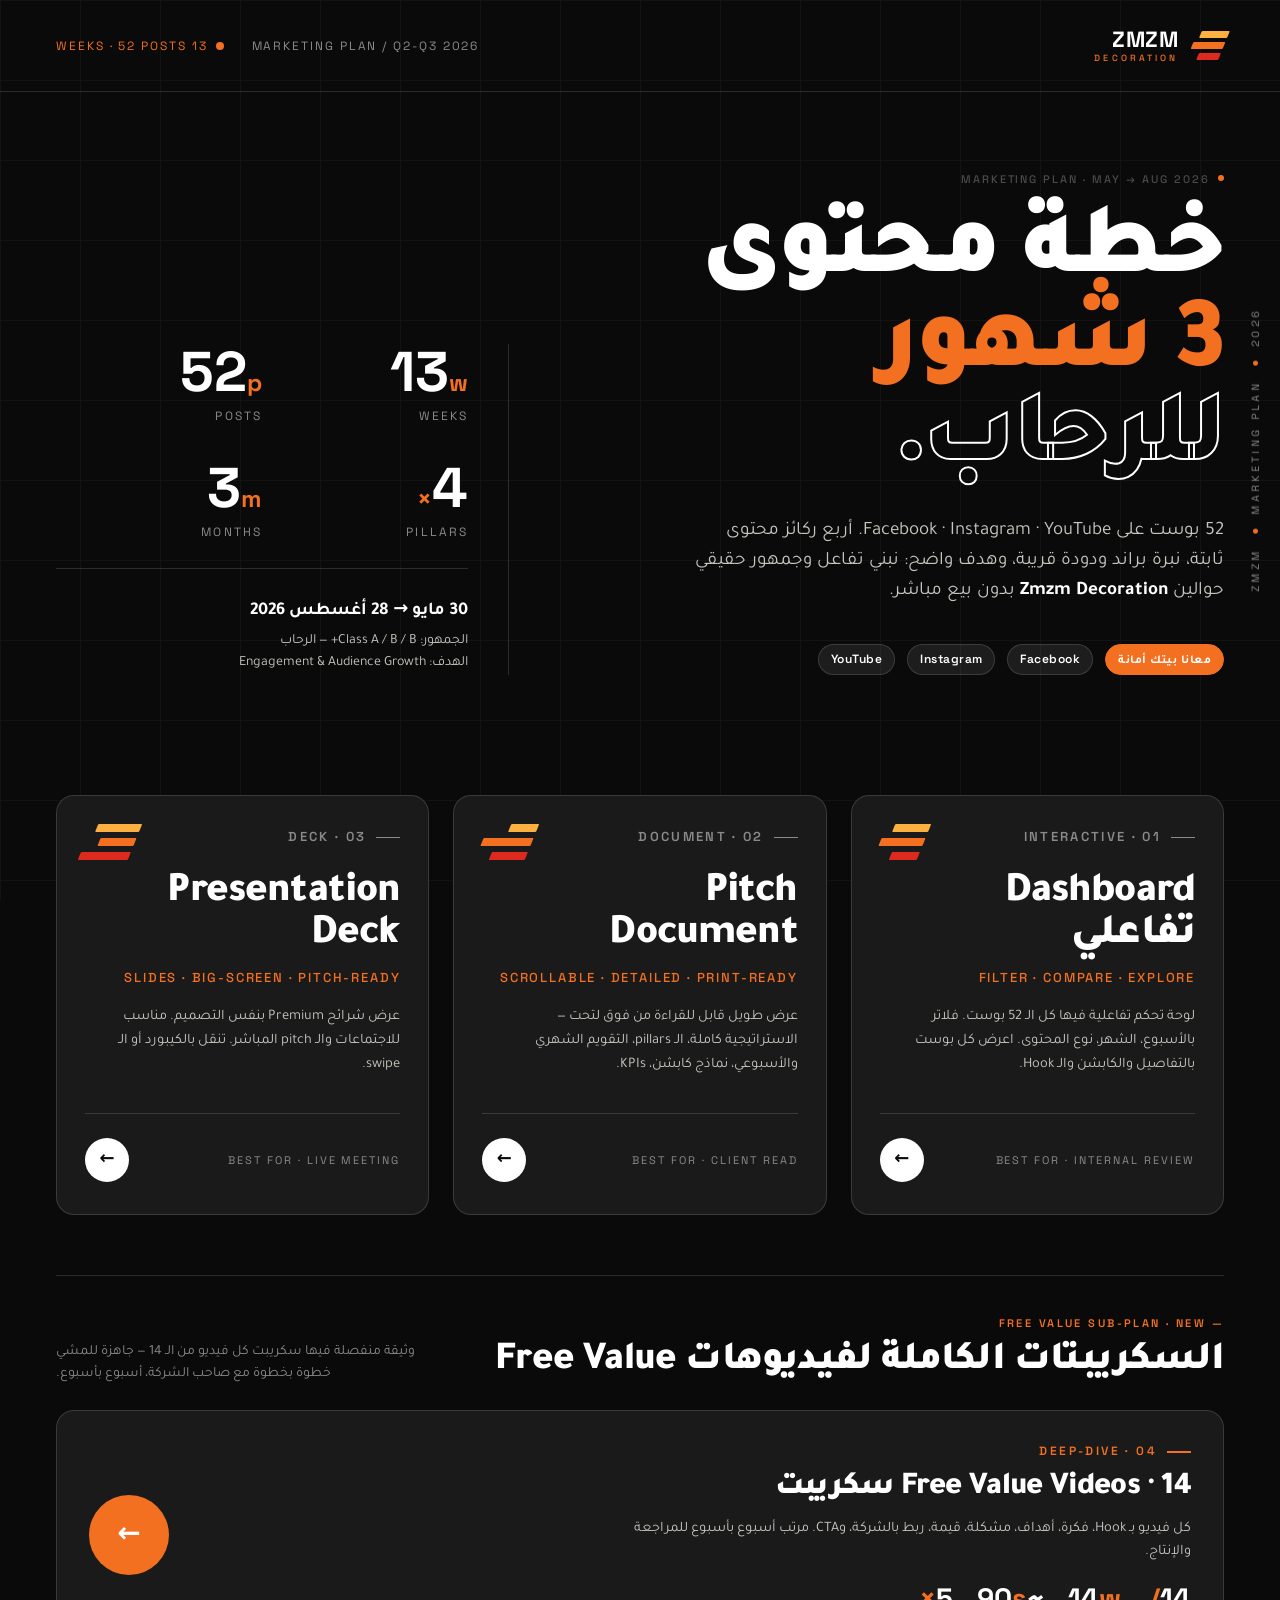
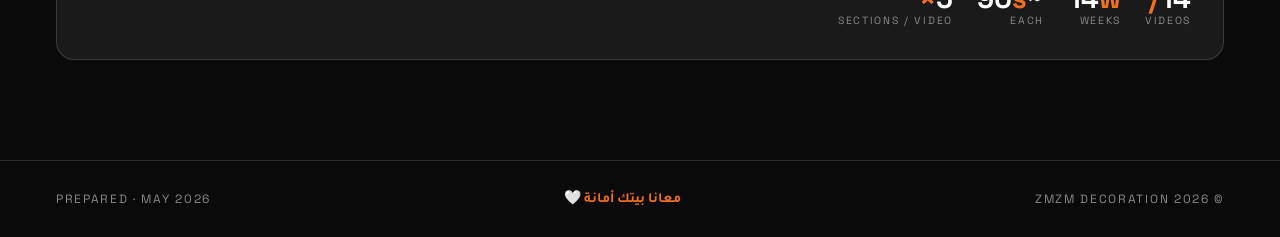
<file: index.html>
<!doctype html>
<html lang="ar" dir="rtl">
<head>
<meta charset="utf-8">
<meta name="viewport" content="width=device-width,initial-scale=1">
<title>ZMZM Decoration — Marketing Plan</title>
<link rel="stylesheet" href="brand.css">
<style>
  body { background: var(--ink); color: var(--white); min-height: 100vh; overflow-x: hidden; }

  .grid-bg {
    position: fixed; inset: 0; pointer-events: none; opacity: .04;
    background-image:
      linear-gradient(to right, var(--white) 1px, transparent 1px),
      linear-gradient(to bottom, var(--white) 1px, transparent 1px);
    background-size: 80px 80px;
  }

  .nav {
    position: relative; z-index: 10;
    padding: 28px 56px; display: flex; justify-content: space-between; align-items: center;
    border-bottom: 1px solid var(--hairline-light);
  }
  .nav .right { display: flex; gap: 28px; align-items: center; font-family: var(--font-en);
    font-size: 12px; letter-spacing: 0.16em; text-transform: uppercase; color: var(--ink-300); }
  .nav .right .live { color: var(--orange); display: flex; align-items: center; gap: 8px; }
  .nav .right .live .pulse { width: 8px; height: 8px; background: var(--orange); border-radius: 50%;
    animation: pulse 2s ease-in-out infinite; }
  @keyframes pulse { 0%,100% { opacity: 1; } 50% { opacity: .3; } }

  .hero {
    position: relative; z-index: 5;
    padding: 80px 56px 60px;
    display: grid; grid-template-columns: 1.4fr 1fr; gap: 80px; align-items: end;
  }

  .hero h1 {
    font-size: clamp(56px, 8vw, 128px);
    font-weight: 900; line-height: 0.92; letter-spacing: -0.03em;
    margin: 0 0 24px;
  }
  .hero h1 .accent { color: var(--orange); }
  .hero h1 .outline {
    -webkit-text-stroke: 2px var(--white); color: transparent;
  }
  .hero .lead {
    font-size: 19px; line-height: 1.6; color: var(--ink-200); max-width: 540px;
    margin-bottom: 36px;
  }
  .hero .meta {
    display: flex; flex-wrap: wrap; gap: 12px;
  }
  .hero .meta .chip { background: rgba(255,255,255,.08); color: var(--white); border: 1px solid var(--hairline-light); }
  .hero .meta .chip.orange { background: var(--orange); border-color: var(--orange); color: var(--white); }

  .hero-side {
    border-inline-start: 1px solid var(--hairline-light);
    padding-inline-start: 40px;
  }
  .hero-side .stat-row {
    display: grid; grid-template-columns: 1fr 1fr; gap: 36px 0;
    border-bottom: 1px solid var(--hairline-light);
    padding-bottom: 28px; margin-bottom: 28px;
  }
  .stat .n { font-family: var(--font-en); font-size: 56px; font-weight: 700; line-height: 1; }
  .stat .n .small { font-size: 24px; color: var(--orange); }
  .stat .lbl { font-size: 12px; letter-spacing: 0.18em; text-transform: uppercase;
    color: var(--ink-300); margin-top: 8px; font-family: var(--font-en); }

  .hero-side .when { color: var(--ink-200); font-size: 14px; line-height: 1.6; }
  .hero-side .when strong { color: var(--white); display: block; font-size: 18px; margin-bottom: 4px; }

  /* Outputs grid */
  .outputs {
    position: relative; z-index: 5;
    padding: 60px 56px 60px;
    display: grid; grid-template-columns: repeat(3, 1fr); gap: 24px;
  }

  /* Sub-plan section */
  .subplan-section {
    position: relative; z-index: 5;
    padding: 0 56px 100px;
  }
  .subplan-section .subplan-head {
    display: flex; justify-content: space-between; align-items: end;
    margin-bottom: 24px;
    padding-top: 40px; border-top: 1px solid var(--hairline-light);
  }
  .subplan-section .subplan-head .left {
    display: flex; flex-direction: column; gap: 8px;
  }
  .subplan-section .subplan-head .kicker {
    font-family: var(--font-en); font-size: 11px; letter-spacing: 0.22em;
    text-transform: uppercase; color: var(--orange); font-weight: 600;
  }
  .subplan-section .subplan-head h2 {
    font-size: 40px; font-weight: 900; letter-spacing: -0.02em;
    margin: 0; color: var(--white);
  }
  .subplan-section .subplan-head .note {
    font-size: 14px; color: var(--ink-300); max-width: 380px; line-height: 1.55;
    text-align: end;
  }

  .subplan-card {
    background: var(--ink-soft); border: 1px solid var(--hairline-light);
    border-radius: var(--r-lg); padding: 32px;
    display: grid; grid-template-columns: 1fr auto;
    gap: 32px; align-items: center;
    text-decoration: none; color: var(--white);
    transition: transform .25s, border-color .25s, background .25s;
  }
  .subplan-card:hover {
    transform: translateY(-2px); border-color: var(--orange); background: #161616;
  }
  .subplan-card .main { display: flex; flex-direction: column; gap: 12px; }
  .subplan-card .num {
    font-family: var(--font-en); font-size: 12px; font-weight: 600;
    letter-spacing: 0.2em; color: var(--orange);
  }
  .subplan-card .num::before { content: ''; display: inline-block;
    width: 24px; height: 1.5px; background: var(--orange);
    vertical-align: middle; margin-inline-end: 10px; }
  .subplan-card h3 {
    font-size: 32px; font-weight: 900; letter-spacing: -0.02em;
    margin: 0; line-height: 1.1;
  }
  .subplan-card p {
    font-size: 14.5px; line-height: 1.6; color: var(--ink-200);
    margin: 0; max-width: 600px;
  }
  .subplan-card .stats-row {
    display: flex; gap: 24px; margin-top: 8px;
  }
  .subplan-card .stats-row .stat {
    display: flex; flex-direction: column; gap: 2px;
  }
  .subplan-card .stats-row .stat .n {
    font-family: var(--font-en); font-size: 28px; font-weight: 700; color: var(--white);
    line-height: 1;
  }
  .subplan-card .stats-row .stat .n .o { color: var(--orange); }
  .subplan-card .stats-row .stat .l {
    font-family: var(--font-en); font-size: 10.5px; letter-spacing: 0.16em;
    color: var(--ink-300); text-transform: uppercase;
  }
  .subplan-card .arrow-btn {
    flex: none;
    width: 80px; height: 80px; border-radius: 50%;
    background: var(--orange); color: var(--white);
    display: flex; align-items: center; justify-content: center;
    font-size: 28px; font-weight: 700;
    transition: transform .2s;
  }
  .subplan-card:hover .arrow-btn { transform: scale(1.08); }

  .output-card {
    position: relative; overflow: hidden;
    background: var(--ink-soft);
    border: 1px solid var(--hairline-light);
    border-radius: var(--r-lg);
    padding: 32px 28px;
    min-height: 420px;
    display: flex; flex-direction: column; justify-content: space-between;
    text-decoration: none; color: var(--white);
    transition: transform .25s ease, border-color .25s ease, background .25s ease;
  }
  .output-card:hover {
    transform: translateY(-4px);
    border-color: var(--orange);
    background: #161616;
  }
  .output-card .num {
    font-family: var(--font-en); font-size: 13px; font-weight: 600;
    letter-spacing: 0.18em; color: var(--ink-300);
  }
  .output-card .num::before { content: ''; display: inline-block; width: 24px; height: 1px;
    background: var(--ink-300); vertical-align: middle; margin-inline-end: 10px; }
  .output-card h3 {
    font-size: 42px; line-height: 1; font-weight: 900; margin: 28px 0 12px;
    letter-spacing: -0.02em;
  }
  .output-card .en {
    font-family: var(--font-en); font-size: 13px; color: var(--orange);
    letter-spacing: 0.14em; text-transform: uppercase; font-weight: 500;
  }
  .output-card p {
    font-size: 14.5px; line-height: 1.65; color: var(--ink-200); margin: 20px 0 0;
  }
  .output-card .footer {
    display: flex; justify-content: space-between; align-items: center;
    padding-top: 24px; border-top: 1px solid var(--hairline-light); margin-top: 24px;
  }
  .output-card .footer .tag {
    font-family: var(--font-en); font-size: 11px; letter-spacing: 0.18em;
    text-transform: uppercase; color: var(--ink-300);
  }
  .output-card .footer .open {
    width: 44px; height: 44px; border-radius: 50%;
    background: var(--white); color: var(--ink);
    display: flex; align-items: center; justify-content: center;
    font-size: 18px; transition: background .2s; font-weight: 700;
  }
  .output-card:hover .footer .open { background: var(--orange); color: var(--white); }

  /* Card decoration */
  .output-card .deco {
    position: absolute; top: 28px; left: 28px;
    display: flex; flex-direction: column; gap: 6px;
    transform: skewX(-22deg);
  }
  .output-card .deco .b { height: 8px; border-radius: 1px; }
  .output-card[data-kind="dashboard"] .deco .b1 { width: 36px; background: var(--yellow); }
  .output-card[data-kind="dashboard"] .deco .b2 { width: 44px; background: var(--orange); }
  .output-card[data-kind="dashboard"] .deco .b3 { width: 28px; background: var(--red); }

  .output-card[data-kind="pitch"] .deco .b1 { width: 28px; background: var(--yellow); }
  .output-card[data-kind="pitch"] .deco .b2 { width: 50px; background: var(--orange); }
  .output-card[data-kind="pitch"] .deco .b3 { width: 36px; background: var(--red); }

  .output-card[data-kind="deck"] .deco .b1 { width: 44px; background: var(--yellow); }
  .output-card[data-kind="deck"] .deco .b2 { width: 36px; background: var(--orange); }
  .output-card[data-kind="deck"] .deco .b3 { width: 50px; background: var(--red); }

  /* Footer band */
  .footer-band {
    position: relative; z-index: 5;
    border-top: 1px solid var(--hairline-light);
    padding: 28px 56px; display: flex; justify-content: space-between; align-items: center;
    font-family: var(--font-en); font-size: 12px; letter-spacing: 0.14em;
    text-transform: uppercase; color: var(--ink-300);
  }
  .footer-band .slogan { color: var(--orange); font-family: var(--font-ar); text-transform: none;
    letter-spacing: 0; font-size: 14px; font-weight: 700; }

  /* Side label */
  .vlabel {
    position: fixed; top: 50%; right: 18px; transform: translateY(-50%) rotate(180deg);
    writing-mode: vertical-rl;
    font-family: var(--font-en); font-size: 10.5px; letter-spacing: 0.32em;
    color: var(--ink-300); z-index: 8;
  }
  .vlabel .dot { display: inline-block; width: 5px; height: 5px; background: var(--orange);
    border-radius: 50%; margin: 8px 0; }

  @media (max-width: 980px) {
    .hero { grid-template-columns: 1fr; gap: 40px; padding: 60px 28px; }
    .hero-side { border: none; padding: 0; }
    .outputs { grid-template-columns: 1fr; padding: 40px 28px 80px; }
    .nav, .footer-band { padding-inline: 28px; }
  }
</style>
</head>
<body data-screen-label="00 Landing">

<div class="grid-bg"></div>

<div class="vlabel">
  ZMZM <span class="dot"></span> MARKETING PLAN
  <span class="dot"></span> 2026
</div>

<nav class="nav">
  <a class="zmzm-mark invert" href="#">
    <div class="bars">
      <div class="bar b1"></div>
      <div class="bar b2"></div>
      <div class="bar b3"></div>
    </div>
    <div class="wordmark">ZMZM<small>DECORATION</small></div>
  </a>
  <div class="right">
    <span>Marketing Plan / Q2-Q3 2026</span>
    <span class="live"><span class="pulse"></span> 13 WEEKS · 52 POSTS</span>
  </div>
</nav>

<section class="hero">
  <div>
    <div class="eyebrow"><span class="dot"></span>MARKETING PLAN · MAY → AUG 2026</div>
    <h1 class="display" style="margin-top:24px">
      خطة محتوى<br>
      <span class="accent">3 شهور</span><br>
      <span class="outline">للرحاب.</span>
    </h1>
    <p class="lead">
      52 بوست على Facebook · Instagram · YouTube. أربع ركائز محتوى ثابتة، نبرة براند ودودة قريبة، وهدف واضح:
      نبني تفاعل وجمهور حقيقي حوالين <strong style="color:var(--white)">Zmzm Decoration</strong> بدون بيع مباشر.
    </p>
    <div class="meta">
      <span class="chip orange">معانا بيتك أمانة</span>
      <span class="chip">Facebook</span>
      <span class="chip">Instagram</span>
      <span class="chip">YouTube</span>
    </div>
  </div>

  <aside class="hero-side">
    <div class="stat-row">
      <div class="stat">
        <div class="n">13<span class="small">w</span></div>
        <div class="lbl">Weeks</div>
      </div>
      <div class="stat">
        <div class="n">52<span class="small">p</span></div>
        <div class="lbl">Posts</div>
      </div>
      <div class="stat">
        <div class="n">4<span class="small">×</span></div>
        <div class="lbl">Pillars</div>
      </div>
      <div class="stat">
        <div class="n">3<span class="small">m</span></div>
        <div class="lbl">Months</div>
      </div>
    </div>
    <div class="when">
      <strong>30 مايو → 28 أغسطس 2026</strong>
      الجمهور: Class A / B / B+ — الرحاب<br>
      الهدف: Engagement & Audience Growth
    </div>
  </aside>
</section>

<section class="outputs">

  <a class="output-card" data-kind="dashboard" href="Dashboard.html">
    <div class="deco">
      <div class="b b1"></div><div class="b b2"></div><div class="b b3"></div>
    </div>
    <div>
      <div class="num">01 · INTERACTIVE</div>
      <h3>Dashboard<br>تفاعلي</h3>
      <div class="en">Filter · Compare · Explore</div>
      <p>لوحة تحكم تفاعلية فيها كل الـ 52 بوست. فلاتر بالأسبوع، الشهر، نوع المحتوى. اعرض كل بوست بالتفاصيل والكابشن والـ Hook.</p>
    </div>
    <div class="footer">
      <span class="tag">Best for · Internal Review</span>
      <span class="open">←</span>
    </div>
  </a>

  <a class="output-card" data-kind="pitch" href="Pitch Document.html">
    <div class="deco">
      <div class="b b1"></div><div class="b b2"></div><div class="b b3"></div>
    </div>
    <div>
      <div class="num">02 · DOCUMENT</div>
      <h3>Pitch<br>Document</h3>
      <div class="en">Scrollable · Detailed · Print-ready</div>
      <p>عرض طويل قابل للقراءة من فوق لتحت — الاستراتيجية كاملة، الـ pillars، التقويم الشهري والأسبوعي، نماذج كابشن، KPIs.</p>
    </div>
    <div class="footer">
      <span class="tag">Best for · Client Read</span>
      <span class="open">←</span>
    </div>
  </a>

  <a class="output-card" data-kind="deck" href="Presentation Deck.html">
    <div class="deco">
      <div class="b b1"></div><div class="b b2"></div><div class="b b3"></div>
    </div>
    <div>
      <div class="num">03 · DECK</div>
      <h3>Presentation<br>Deck</h3>
      <div class="en">Slides · Big-screen · Pitch-ready</div>
      <p>عرض شرائح Premium بنفس التصميم. مناسب للاجتماعات والـ pitch المباشر. تنقل بالكيبورد أو الـ swipe.</p>
    </div>
    <div class="footer">
      <span class="tag">Best for · Live Meeting</span>
      <span class="open">←</span>
    </div>
  </a>

</section>

<section class="subplan-section">
  <div class="subplan-head">
    <div class="left">
      <div class="kicker">— FREE VALUE SUB-PLAN · NEW</div>
      <h2>السكريبتات الكاملة لفيديوهات Free Value</h2>
    </div>
    <div class="note">
      وثيقة منفصلة فيها سكريبت كل فيديو من الـ 14 — جاهزة للمشي خطوة بخطوة مع صاحب الشركة، أسبوع بأسبوع.
    </div>
  </div>

  <a class="subplan-card" href="Free Value Videos.html">
    <div class="main">
      <div class="num">04 · DEEP-DIVE</div>
      <h3>Free Value Videos · 14 سكريبت</h3>
      <p>كل فيديو بـ Hook، فكرة، أهداف، مشكلة، قيمة، ربط بالشركة، وCTA. مرتب أسبوع بأسبوع للمراجعة والإنتاج.</p>
      <div class="stats-row">
        <div class="stat"><div class="n">14<span class="o">/</span></div><div class="l">Videos</div></div>
        <div class="stat"><div class="n">14<span class="o">w</span></div><div class="l">Weeks</div></div>
        <div class="stat"><div class="n">~90<span class="o">s</span></div><div class="l">Each</div></div>
        <div class="stat"><div class="n">5<span class="o">×</span></div><div class="l">Sections / Video</div></div>
      </div>
    </div>
    <div class="arrow-btn">←</div>
  </a>
</section>

<footer class="footer-band">
  <span>© ZMZM DECORATION 2026</span>
  <span class="slogan">معانا بيتك أمانة 🤍</span>
  <span>PREPARED · MAY 2026</span>
</footer>

</body>
</html>
</file>
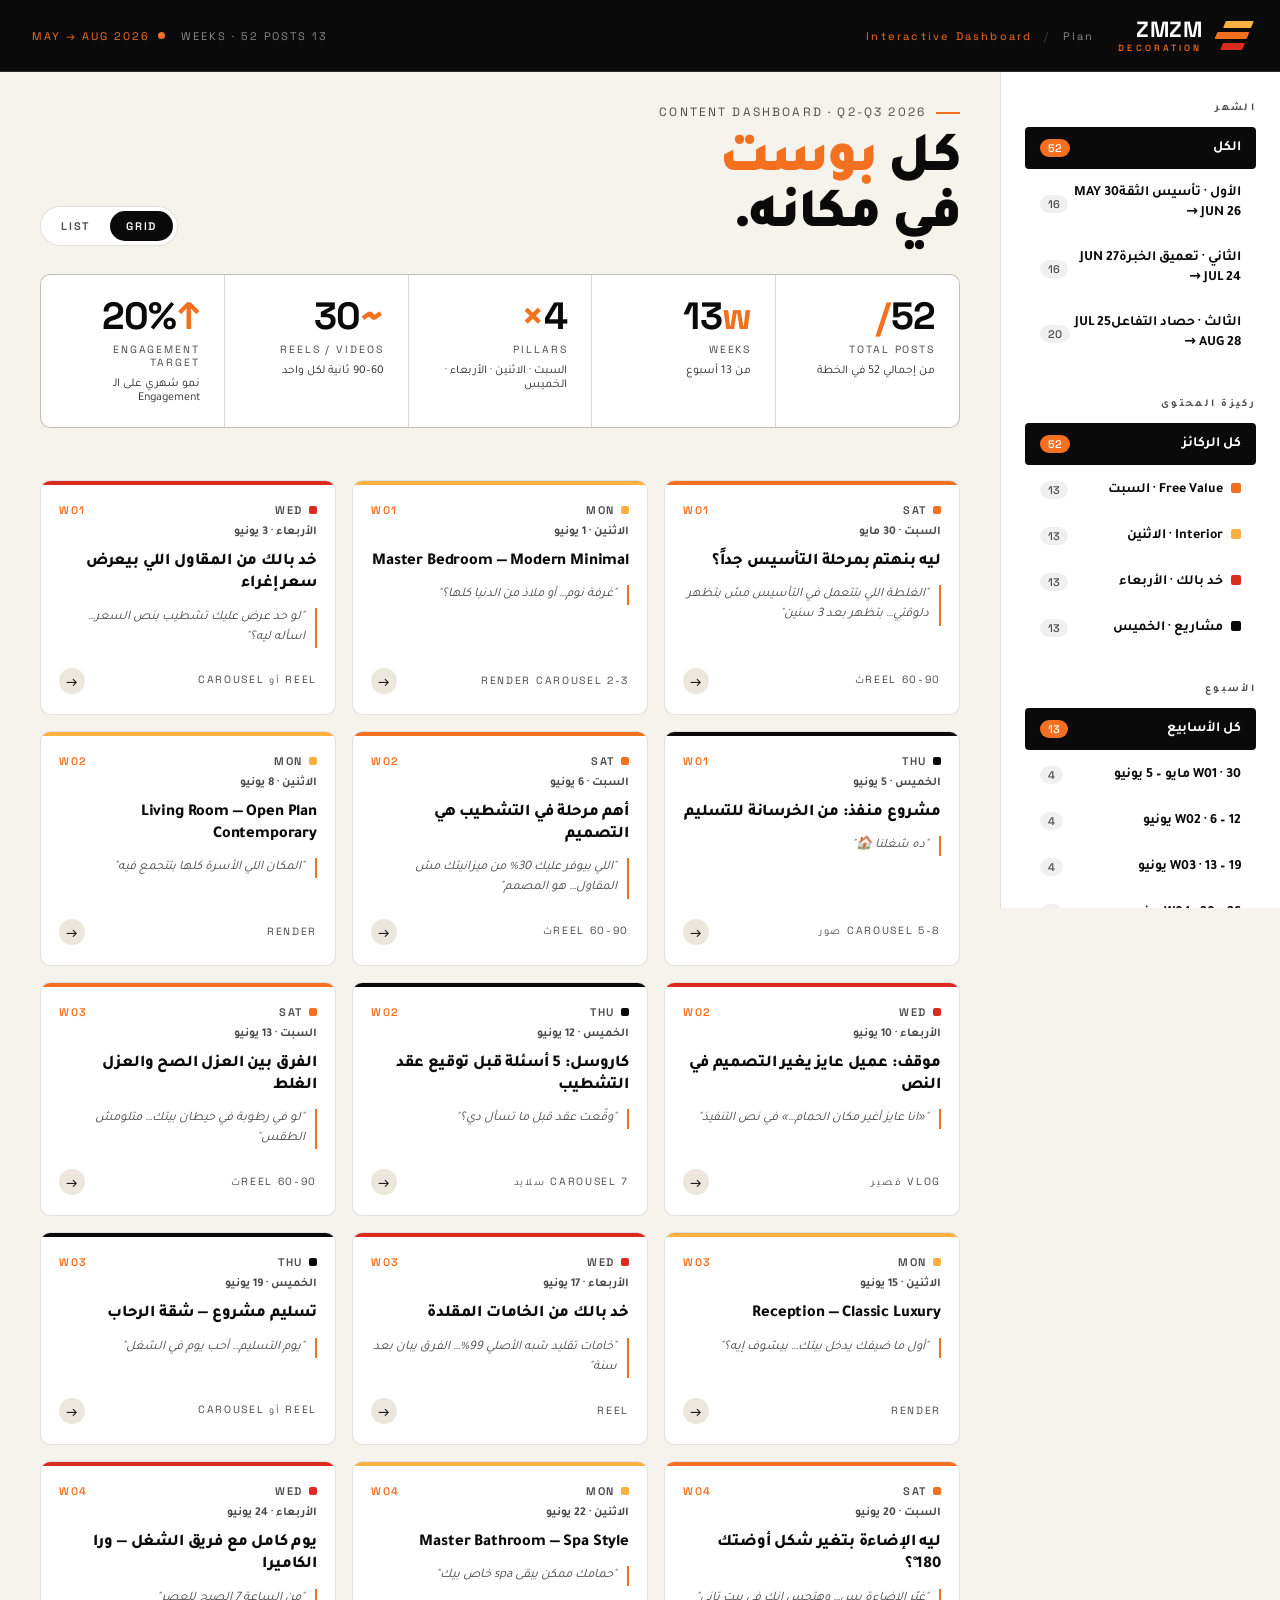
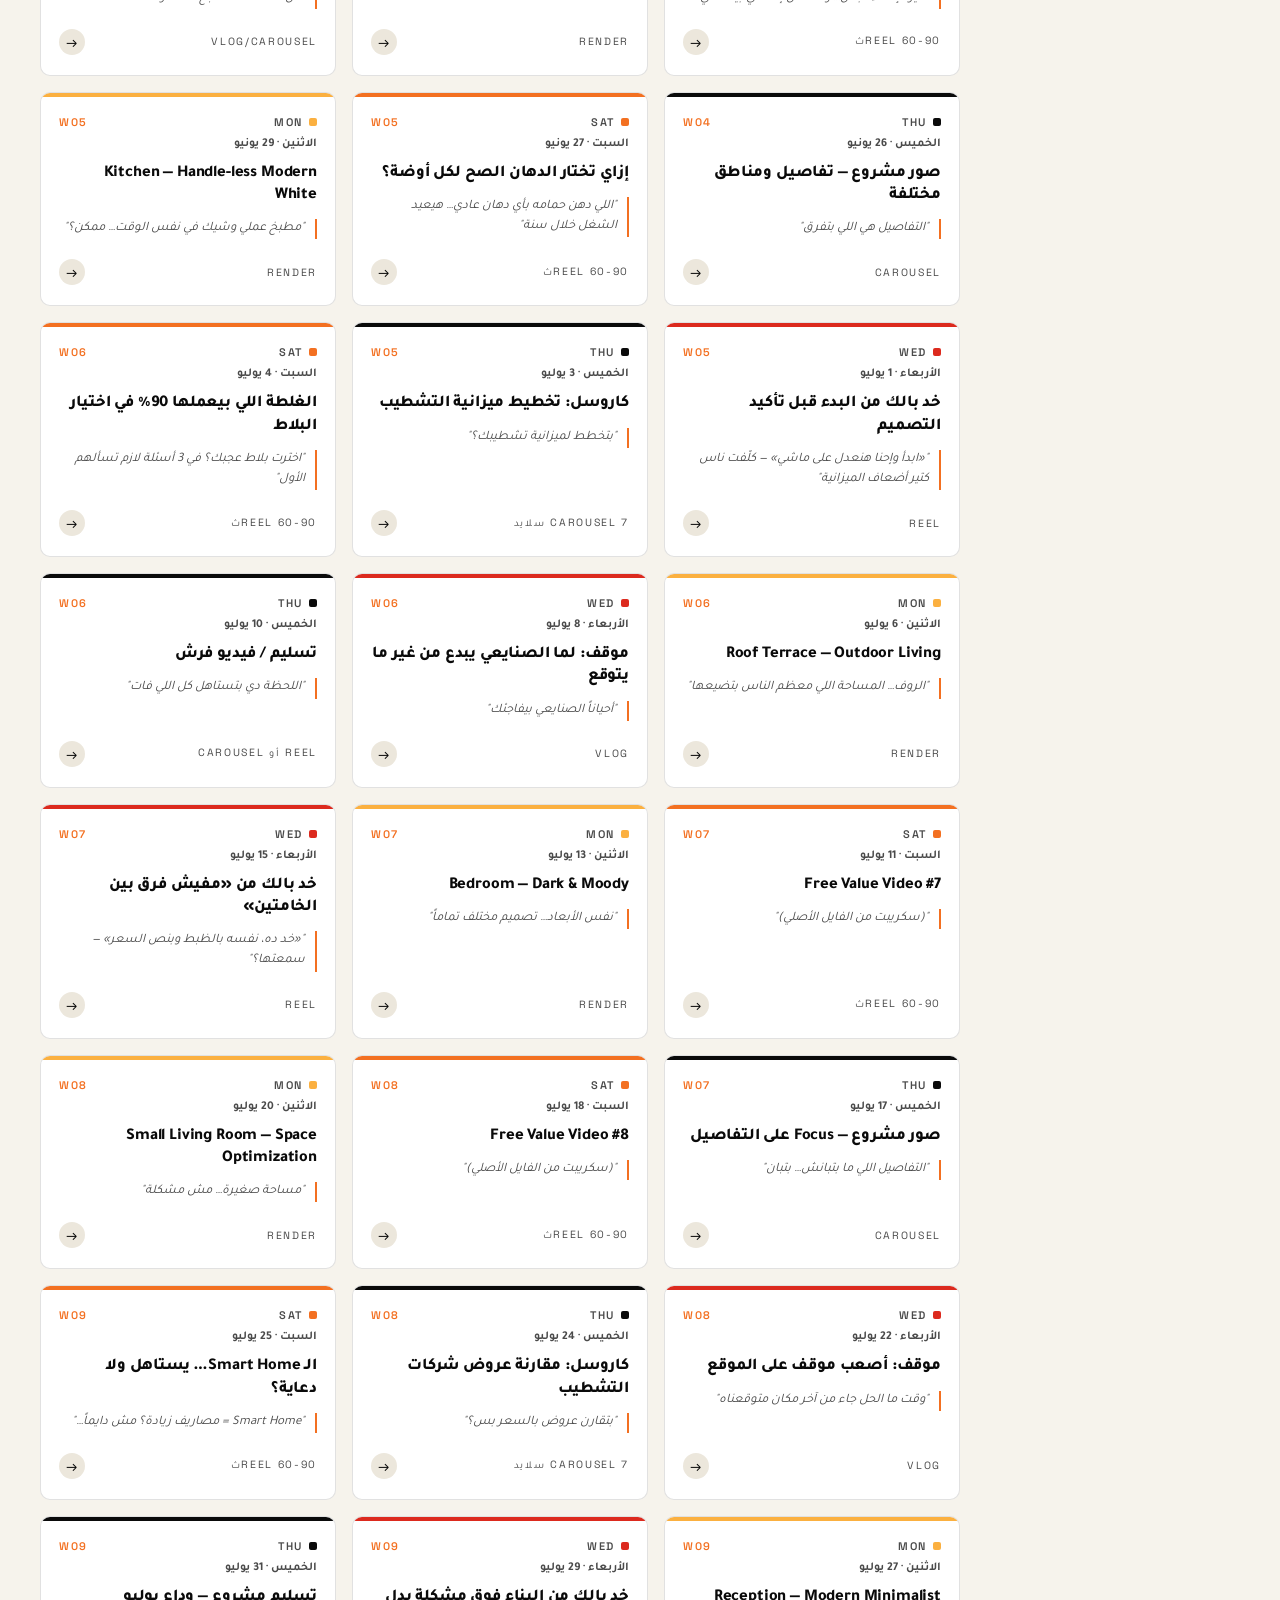
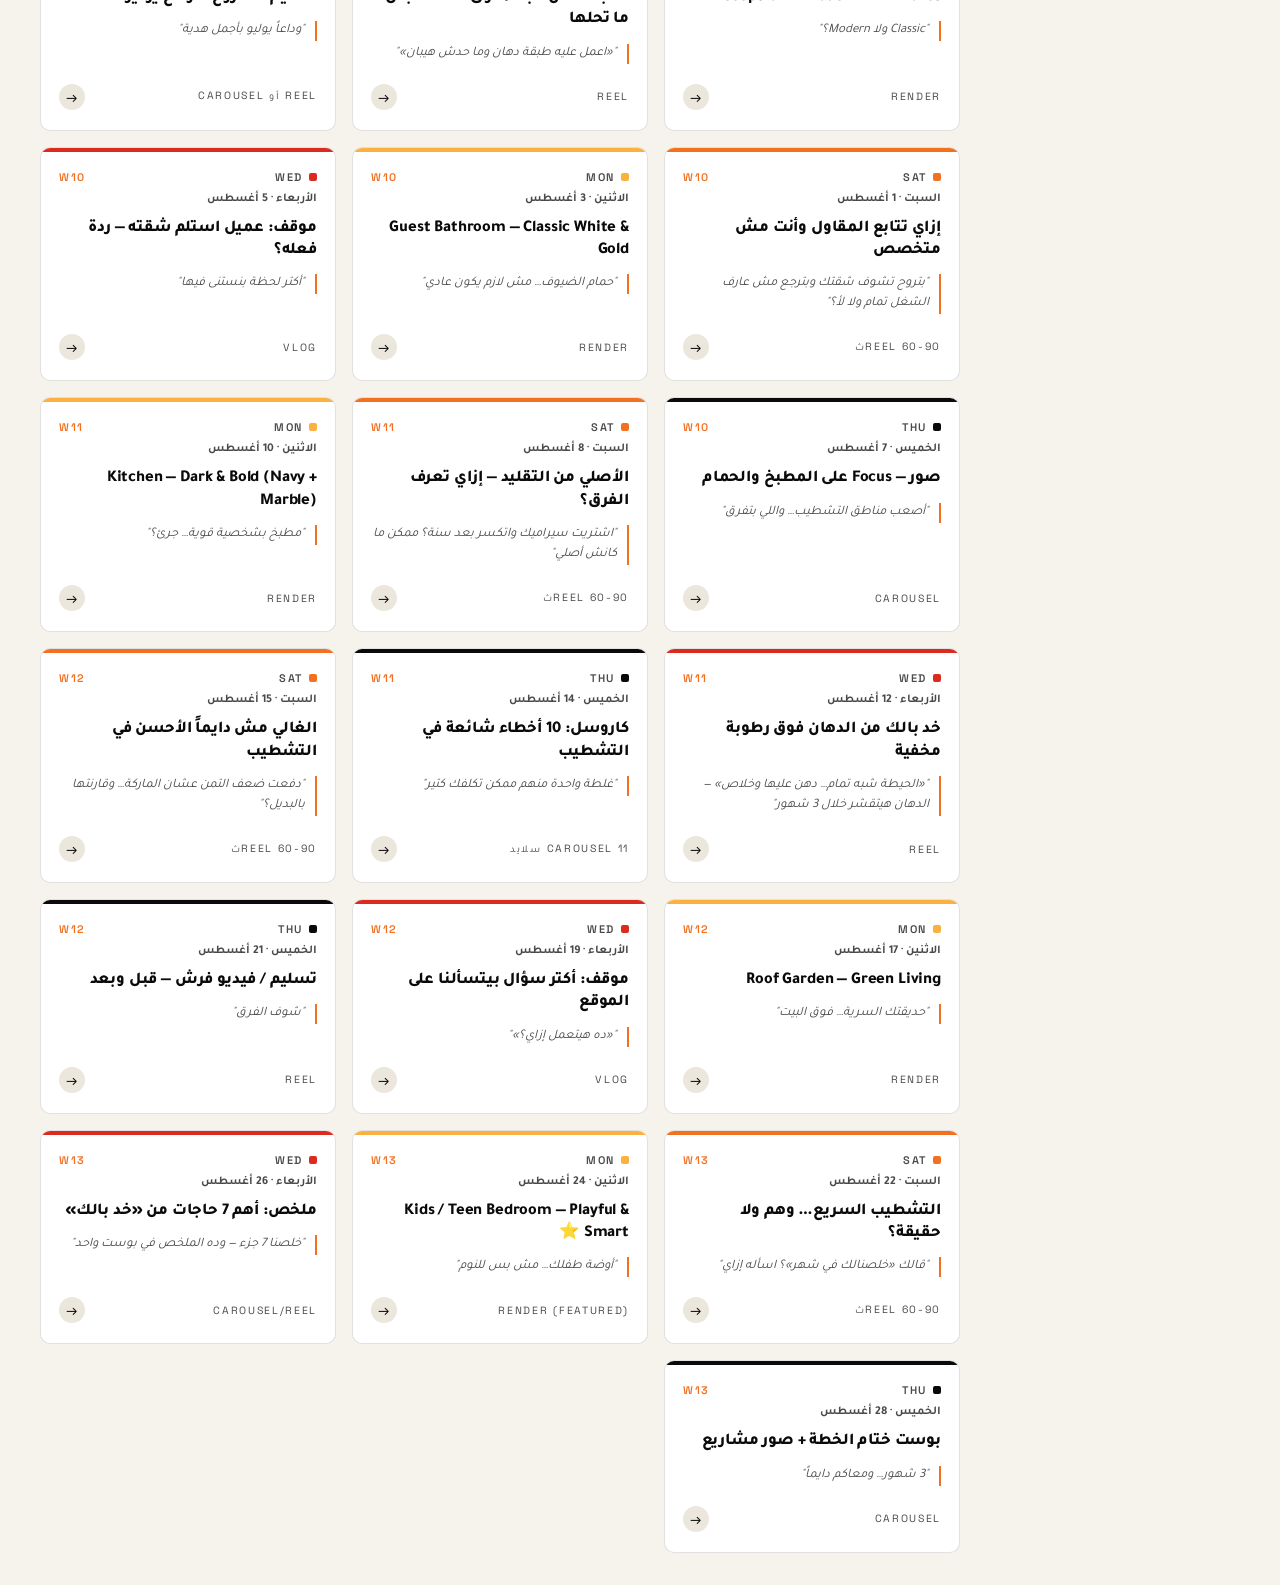
<file: Dashboard.html>
<!doctype html>
<html lang="ar" dir="rtl">
<head>
<meta charset="utf-8">
<meta name="viewport" content="width=device-width,initial-scale=1">
<title>Interactive Dashboard — ZMZM Decoration</title>
<link rel="stylesheet" href="brand.css">
<script src="data.js" defer></script>
<style>
  body { background: var(--paper); min-height: 100vh; }

  /* ============ TOP BAR ============ */
  .topbar {
    background: var(--ink); color: var(--white);
    padding: 18px 32px; display: flex; align-items: center; gap: 24px;
    border-bottom: 1px solid var(--hairline-light);
  }
  .topbar .crumb {
    display: flex; align-items: center; gap: 12px;
    font-family: var(--font-en); font-size: 11px; letter-spacing: 0.2em;
    color: var(--ink-300);
  }
  .topbar .crumb a { color: inherit; text-decoration: none; }
  .topbar .crumb a:hover { color: var(--orange); }
  .topbar .crumb .sep { opacity: 0.4; }
  .topbar .crumb .now { color: var(--orange); }

  .topbar .right {
    margin-inline-start: auto; display: flex; align-items: center; gap: 16px;
    font-family: var(--font-en); font-size: 11px; letter-spacing: 0.18em;
    color: var(--ink-300);
  }
  .topbar .right .live { color: var(--orange); display: flex; gap: 8px; align-items: center; }
  .topbar .right .live .pulse {
    width: 7px; height: 7px; background: var(--orange); border-radius: 50%;
    animation: pulse 2s ease-in-out infinite;
  }
  @keyframes pulse { 0%,100%{opacity:1} 50%{opacity:.3} }

  /* ============ LAYOUT ============ */
  .shell {
    display: grid; grid-template-columns: 280px 1fr;
    min-height: calc(100vh - 64px);
  }

  /* ============ SIDEBAR ============ */
  aside.side {
    background: var(--white);
    border-inline-end: 1px solid var(--hairline);
    padding: 28px 24px; position: sticky; top: 64px; height: calc(100vh - 64px);
    overflow-y: auto;
  }
  aside.side h4 {
    font-family: var(--font-en); font-size: 10.5px; letter-spacing: 0.22em;
    text-transform: uppercase; color: var(--ink-500); margin: 0 0 12px;
    font-weight: 600;
  }
  aside.side h4:not(:first-of-type) { margin-top: 32px; }

  .filter-btn {
    display: flex; justify-content: space-between; align-items: center;
    width: 100%; text-align: right;
    padding: 11px 14px; margin-bottom: 4px;
    background: transparent; border: 1px solid transparent;
    border-radius: var(--r-sm);
    font: inherit; cursor: pointer;
    font-size: 14px; font-weight: 600; color: var(--ink);
    transition: all .15s;
  }
  .filter-btn:hover { background: var(--paper-2); }
  .filter-btn.active { background: var(--ink); color: var(--white); }
  .filter-btn .count {
    font-family: var(--font-en); font-size: 11px;
    background: rgba(0,0,0,0.06); color: var(--ink-500);
    padding: 2px 8px; border-radius: 999px; font-weight: 500;
  }
  .filter-btn.active .count { background: var(--orange); color: var(--white); }
  .filter-btn .swatch {
    display: inline-block; width: 10px; height: 10px; border-radius: 2px;
    margin-inline-end: 8px; vertical-align: middle;
  }

  .month-btn .lbl { display: block; font-size: 13px; }
  .month-btn .sub {
    display: block; font-family: var(--font-en); font-size: 10px;
    color: var(--ink-500); letter-spacing: 0.14em; margin-top: 3px;
    font-weight: 500;
  }
  .filter-btn.active .month-btn .sub { color: rgba(255,255,255,0.7); }
  .filter-btn.active .sub { color: rgba(255,255,255,0.7); }

  /* ============ MAIN ============ */
  main.main { padding: 32px 40px; }

  /* Header */
  .head-wrap {
    display: flex; justify-content: space-between; align-items: end;
    margin-bottom: 28px;
  }
  .head-wrap h1 {
    font-size: 56px; line-height: 1; font-weight: 900; margin: 0;
    letter-spacing: -0.03em;
  }
  .head-wrap h1 .o { color: var(--orange); }
  .head-wrap .meta {
    font-family: var(--font-en); font-size: 12px; letter-spacing: 0.18em;
    color: var(--ink-500); text-transform: uppercase; margin-bottom: 14px;
  }
  .head-wrap .meta::before { content: ''; display: inline-block;
    width: 24px; height: 1.5px; background: var(--orange);
    vertical-align: middle; margin-inline-end: 10px; }

  .stats-strip {
    display: grid; grid-template-columns: repeat(5, 1fr); gap: 1px;
    background: var(--hairline); border: 1px solid var(--hairline);
    border-radius: var(--r-md); overflow: hidden; margin-bottom: 32px;
  }
  .stats-strip .stat {
    background: var(--white); padding: 22px 24px;
    display: flex; flex-direction: column; gap: 8px;
  }
  .stats-strip .stat .n {
    font-family: var(--font-en); font-size: 38px; font-weight: 700;
    line-height: 1; letter-spacing: -0.02em;
  }
  .stats-strip .stat .n .o { color: var(--orange); }
  .stats-strip .stat .lbl {
    font-family: var(--font-en); font-size: 10.5px; letter-spacing: 0.18em;
    color: var(--ink-500); text-transform: uppercase;
  }
  .stats-strip .stat .delta { font-size: 12px; color: var(--ink-700); }

  /* Active filter banner */
  .filter-banner {
    display: flex; gap: 10px; align-items: center; margin-bottom: 20px;
    font-size: 13px;
  }
  .filter-banner .lbl {
    font-family: var(--font-en); font-size: 11px; letter-spacing: 0.18em;
    color: var(--ink-500); text-transform: uppercase;
  }
  .filter-banner .tag {
    display: inline-flex; align-items: center; gap: 8px;
    padding: 6px 12px; border-radius: 999px; background: var(--ink); color: var(--white);
    font-weight: 600;
  }
  .filter-banner .tag .x { cursor: pointer; opacity: .7; }
  .filter-banner .tag .x:hover { opacity: 1; }
  .filter-banner .clear-all {
    margin-inline-start: auto;
    font-family: var(--font-en); font-size: 11px; letter-spacing: 0.16em;
    color: var(--orange); text-transform: uppercase; cursor: pointer;
    background: none; border: none; font-weight: 600;
  }

  /* ============ GRID/LIST OF POSTS ============ */
  .view-toggle {
    display: flex; gap: 4px; margin-bottom: 20px;
    background: var(--white); border: 1px solid var(--hairline);
    border-radius: 999px; padding: 4px; width: fit-content;
  }
  .view-toggle button {
    border: none; background: transparent; padding: 8px 16px;
    border-radius: 999px; cursor: pointer; font-family: var(--font-en);
    font-size: 11px; letter-spacing: 0.16em; text-transform: uppercase;
    color: var(--ink-500); font-weight: 600;
  }
  .view-toggle button.active { background: var(--ink); color: var(--white); }

  .grid-view {
    display: grid; grid-template-columns: repeat(auto-fill, minmax(280px, 1fr));
    gap: 16px;
  }

  .post-card {
    background: var(--white); border: 1px solid var(--hairline);
    border-radius: var(--r-md); overflow: hidden; cursor: pointer;
    transition: all .2s ease; position: relative;
    display: flex; flex-direction: column;
  }
  .post-card:hover {
    transform: translateY(-2px); border-color: var(--ink);
    box-shadow: var(--sh-2);
  }
  .post-card .accent {
    height: 4px; width: 100%;
  }
  .post-card[data-pillar="freevalue"] .accent { background: var(--orange); }
  .post-card[data-pillar="interior"] .accent { background: var(--yellow); }
  .post-card[data-pillar="watchout"] .accent { background: var(--red); }
  .post-card[data-pillar="projects"] .accent { background: var(--ink); }

  .post-card .body { padding: 18px 18px 20px; flex: 1; display: flex; flex-direction: column; gap: 8px; }
  .post-card .meta-row {
    display: flex; justify-content: space-between; align-items: center;
    font-family: var(--font-en); font-size: 11px; letter-spacing: 0.14em;
    color: var(--ink-500); text-transform: uppercase; font-weight: 600;
  }
  .post-card .pillar-name {
    display: inline-flex; align-items: center; gap: 6px;
  }
  .post-card .pillar-name .dot {
    width: 8px; height: 8px; border-radius: 2px;
  }
  .post-card[data-pillar="freevalue"] .pillar-name .dot { background: var(--orange); }
  .post-card[data-pillar="interior"] .pillar-name .dot { background: var(--yellow); }
  .post-card[data-pillar="watchout"] .pillar-name .dot { background: var(--red); }
  .post-card[data-pillar="projects"] .pillar-name .dot { background: var(--ink); }
  .post-card .wk { color: var(--orange); }
  .post-card .date {
    font-family: var(--font-ar); font-size: 12px; color: var(--ink-500);
    font-weight: 600;
  }
  .post-card h3 { font-size: 16.5px; line-height: 1.35; margin: 4px 0 0; font-weight: 800; letter-spacing: -0.01em; }
  .post-card .hook {
    font-size: 13px; color: var(--ink-500); line-height: 1.55;
    border-inline-start: 2px solid var(--orange); padding-inline-start: 10px;
    margin-top: 4px; font-style: italic;
  }
  .post-card .format {
    margin-top: auto; padding-top: 12px;
    font-family: var(--font-en); font-size: 10.5px; letter-spacing: 0.16em;
    color: var(--ink-500); text-transform: uppercase;
    display: flex; justify-content: space-between; align-items: center;
  }
  .post-card .format .open {
    display: inline-flex; align-items: center; justify-content: center;
    width: 26px; height: 26px; border-radius: 50%; background: var(--paper-2);
    color: var(--ink); font-size: 14px; font-family: var(--font-en);
  }
  .post-card:hover .format .open { background: var(--orange); color: var(--white); }

  /* List view */
  .list-view {
    background: var(--white); border: 1px solid var(--hairline);
    border-radius: var(--r-md); overflow: hidden;
  }
  .list-view .row {
    display: grid; grid-template-columns: 50px 90px 100px 130px 1fr 140px 60px;
    gap: 16px; align-items: center; padding: 14px 20px;
    border-bottom: 1px solid var(--hairline); cursor: pointer;
    font-size: 13.5px;
  }
  .list-view .row:last-child { border-bottom: none; }
  .list-view .row:hover { background: var(--paper-2); }
  .list-view .head {
    background: var(--ink); color: var(--white);
    font-family: var(--font-en); font-size: 10.5px; letter-spacing: 0.18em;
    text-transform: uppercase; cursor: default; font-weight: 600;
  }
  .list-view .head:hover { background: var(--ink); }
  .list-view .row .wk { font-family: var(--font-en); font-weight: 700; color: var(--orange); }
  .list-view .row .pillar-tag {
    display: inline-flex; align-items: center; gap: 6px;
    font-family: var(--font-en); font-size: 11px; letter-spacing: 0.14em;
    text-transform: uppercase; font-weight: 600;
  }
  .list-view .row .pillar-tag .dot { width: 8px; height: 8px; border-radius: 2px; }
  .list-view .row[data-pillar="freevalue"] .dot { background: var(--orange); }
  .list-view .row[data-pillar="interior"] .dot { background: var(--yellow); }
  .list-view .row[data-pillar="watchout"] .dot { background: var(--red); }
  .list-view .row[data-pillar="projects"] .dot { background: var(--ink); }
  .list-view .row .title { font-weight: 700; }
  .list-view .row .format {
    font-family: var(--font-en); font-size: 11px; letter-spacing: 0.1em;
    color: var(--ink-500); text-transform: uppercase;
  }
  .list-view .row .open-btn { text-align: end; color: var(--ink-300); }

  /* Empty state */
  .empty {
    text-align: center; padding: 80px 20px; color: var(--ink-500);
  }
  .empty h3 { font-size: 24px; color: var(--ink); margin: 0 0 8px; }

  /* ============ MODAL ============ */
  .modal-overlay {
    position: fixed; inset: 0; background: rgba(10,10,10,0.6);
    z-index: 100; display: none; align-items: center; justify-content: center;
    padding: 40px; backdrop-filter: blur(4px);
  }
  .modal-overlay.open { display: flex; }
  .modal {
    background: var(--paper); border-radius: var(--r-lg);
    max-width: 760px; width: 100%; max-height: 88vh; overflow-y: auto;
    box-shadow: var(--sh-3); position: relative;
  }
  .modal .modal-head {
    padding: 24px 32px; display: flex; justify-content: space-between; align-items: start;
    border-bottom: 1px solid var(--hairline);
    position: sticky; top: 0; background: var(--paper); z-index: 2;
  }
  .modal .modal-head .left { display: flex; flex-direction: column; gap: 6px; }
  .modal .modal-head .left .top {
    display: flex; gap: 10px; align-items: center;
    font-family: var(--font-en); font-size: 11px; letter-spacing: 0.18em;
    color: var(--ink-500); text-transform: uppercase; font-weight: 600;
  }
  .modal .modal-head .left .top .wk { color: var(--orange); }
  .modal .modal-head .left .top .dot { width: 8px; height: 8px; border-radius: 2px; }
  .modal .modal-head h2 {
    font-size: 28px; line-height: 1.15; margin: 0;
    font-weight: 900; letter-spacing: -0.02em;
  }
  .modal .close-btn {
    background: var(--ink); color: var(--white); border: none;
    width: 36px; height: 36px; border-radius: 50%; cursor: pointer;
    font-size: 18px; flex: none;
  }
  .modal .modal-body { padding: 24px 32px 32px; }
  .modal .field { margin-bottom: 24px; }
  .modal .field .k {
    font-family: var(--font-en); font-size: 10.5px; letter-spacing: 0.22em;
    text-transform: uppercase; color: var(--orange); font-weight: 700;
    margin-bottom: 8px;
  }
  .modal .field .v { font-size: 16px; line-height: 1.65; color: var(--ink); }
  .modal .field.hook .v {
    font-weight: 700; font-style: italic; padding: 14px 18px;
    background: var(--white); border-inline-start: 3px solid var(--orange);
    border-radius: var(--r-sm);
  }
  .modal .field.cta .v {
    background: var(--ink); color: var(--white); padding: 12px 16px;
    border-radius: var(--r-sm); font-size: 14px;
  }
  .modal .post-preview {
    background: var(--ink); color: var(--white); border-radius: var(--r-md);
    padding: 32px 28px; margin-bottom: 24px;
    position: relative; overflow: hidden;
    min-height: 280px;
    display: flex; flex-direction: column; justify-content: space-between;
  }
  .modal .post-preview[data-pillar="interior"] {
    background: linear-gradient(135deg, var(--orange), var(--yellow));
    color: var(--ink);
  }
  .modal .post-preview[data-pillar="watchout"] {
    background: linear-gradient(135deg, var(--red), #8a1612);
  }
  .modal .post-preview[data-pillar="projects"] {
    background: var(--paper-2); color: var(--ink);
  }
  .modal .post-preview::after {
    content: ''; position: absolute; right: -60px; bottom: -60px;
    width: 200px; height: 200px; border-radius: 50%;
    background: rgba(255,255,255,0.08);
  }
  .modal .post-preview .hook-big {
    font-size: 24px; font-weight: 900; line-height: 1.15;
    letter-spacing: -0.015em; position: relative; z-index: 2;
    text-wrap: balance;
  }
  .modal .post-preview .meta-top {
    display: flex; justify-content: space-between; align-items: center;
    font-family: var(--font-en); font-size: 11px; letter-spacing: 0.2em;
    text-transform: uppercase; opacity: .7; position: relative; z-index: 2;
  }
  .modal .post-preview .brand-bot {
    display: flex; justify-content: space-between; align-items: end;
    font-family: var(--font-en); font-size: 11px; letter-spacing: 0.2em;
    opacity: .7; position: relative; z-index: 2;
  }
  .modal .nav-btns {
    display: flex; justify-content: space-between; gap: 12px;
    padding: 18px 32px; border-top: 1px solid var(--hairline);
    background: var(--white); position: sticky; bottom: 0;
  }
  .modal .nav-btns button {
    flex: 1; padding: 12px 20px; background: var(--white);
    border: 1px solid var(--hairline-strong); border-radius: 999px;
    cursor: pointer; font-family: var(--font-ar); font-weight: 700;
    font-size: 14px;
  }
  .modal .nav-btns button:hover { background: var(--ink); color: var(--white); border-color: var(--ink); }
  .modal .nav-btns button:disabled { opacity: .3; cursor: not-allowed; }

  @media (max-width: 980px) {
    .shell { grid-template-columns: 1fr; }
    aside.side { position: static; height: auto; }
    main.main { padding: 20px; }
    .stats-strip { grid-template-columns: 1fr 1fr; }
    .head-wrap { flex-direction: column; align-items: start; }
    .head-wrap h1 { font-size: 36px; }
    .list-view .row { grid-template-columns: 50px 1fr; }
    .list-view .row > *:not(:nth-child(1)):not(.title) { display: none; }
  }
</style>
</head>
<body data-screen-label="00 Dashboard">

<header class="topbar">
  <a class="zmzm-mark invert" href="index.html">
    <div class="bars">
      <div class="bar b1"></div><div class="bar b2"></div><div class="bar b3"></div>
    </div>
    <div class="wordmark">ZMZM<small>DECORATION</small></div>
  </a>
  <div class="crumb">
    <a href="index.html">Plan</a>
    <span class="sep">/</span>
    <span class="now">Interactive Dashboard</span>
  </div>
  <div class="right">
    <span>13 WEEKS · 52 POSTS</span>
    <span class="live"><span class="pulse"></span>MAY → AUG 2026</span>
  </div>
</header>

<div class="shell">

  <!-- ====== SIDEBAR ====== -->
  <aside class="side">
    <h4>الشهر</h4>
    <button class="filter-btn active" data-filter="month" data-value="all">
      <span>الكل</span>
      <span class="count" id="cnt-month-all">52</span>
    </button>
    <button class="filter-btn" data-filter="month" data-value="1">
      <span><span class="lbl">الأول · تأسيس الثقة</span><span class="sub">MAY 30 → JUN 26</span></span>
      <span class="count">16</span>
    </button>
    <button class="filter-btn" data-filter="month" data-value="2">
      <span><span class="lbl">الثاني · تعميق الخبرة</span><span class="sub">JUN 27 → JUL 24</span></span>
      <span class="count">16</span>
    </button>
    <button class="filter-btn" data-filter="month" data-value="3">
      <span><span class="lbl">الثالث · حصاد التفاعل</span><span class="sub">JUL 25 → AUG 28</span></span>
      <span class="count">20</span>
    </button>

    <h4>ركيزة المحتوى</h4>
    <button class="filter-btn active" data-filter="pillar" data-value="all">
      <span>كل الركائز</span>
      <span class="count">52</span>
    </button>
    <button class="filter-btn" data-filter="pillar" data-value="freevalue">
      <span><span class="swatch" style="background:var(--orange)"></span>Free Value · السبت</span>
      <span class="count">13</span>
    </button>
    <button class="filter-btn" data-filter="pillar" data-value="interior">
      <span><span class="swatch" style="background:var(--yellow)"></span>Interior · الاثنين</span>
      <span class="count">13</span>
    </button>
    <button class="filter-btn" data-filter="pillar" data-value="watchout">
      <span><span class="swatch" style="background:var(--red)"></span>خد بالك · الأربعاء</span>
      <span class="count">13</span>
    </button>
    <button class="filter-btn" data-filter="pillar" data-value="projects">
      <span><span class="swatch" style="background:var(--ink)"></span>مشاريع · الخميس</span>
      <span class="count">13</span>
    </button>

    <h4>الأسبوع</h4>
    <div id="weekFilters"></div>
  </aside>

  <!-- ====== MAIN ====== -->
  <main class="main">

    <div class="head-wrap">
      <div>
        <div class="meta">CONTENT DASHBOARD · Q2-Q3 2026</div>
        <h1>كل <span class="o">بوست</span><br>في مكانه.</h1>
      </div>
      <div class="view-toggle" style="margin-bottom:0">
        <button class="active" data-view="grid">Grid</button>
        <button data-view="list">List</button>
      </div>
    </div>

    <div class="stats-strip">
      <div class="stat">
        <div class="n" id="stat-total">52<span class="o">/</span></div>
        <div class="lbl">Total Posts</div>
        <div class="delta">من إجمالي 52 في الخطة</div>
      </div>
      <div class="stat">
        <div class="n" id="stat-weeks">13<span class="o">w</span></div>
        <div class="lbl">Weeks</div>
        <div class="delta">من 13 أسبوع</div>
      </div>
      <div class="stat">
        <div class="n" id="stat-pillars">4<span class="o">×</span></div>
        <div class="lbl">Pillars</div>
        <div class="delta">السبت · الاثنين · الأربعاء · الخميس</div>
      </div>
      <div class="stat">
        <div class="n" id="stat-reels"><span class="o">~</span>30</div>
        <div class="lbl">Reels / Videos</div>
        <div class="delta">60–90 ثانية لكل واحد</div>
      </div>
      <div class="stat">
        <div class="n" id="stat-saves"><span class="o">↑</span>20%</div>
        <div class="lbl">Engagement Target</div>
        <div class="delta">نمو شهري على الـ Engagement</div>
      </div>
    </div>

    <div class="filter-banner" id="filterBanner"></div>

    <div class="grid-view" id="gridView"></div>

    <div class="list-view" id="listView" style="display:none">
      <div class="row head">
        <div>#</div>
        <div>WEEK</div>
        <div>DATE</div>
        <div>PILLAR</div>
        <div>TITLE</div>
        <div>FORMAT</div>
        <div></div>
      </div>
      <div id="listRows"></div>
    </div>

    <div class="empty" id="empty" style="display:none">
      <h3>مفيش بوستات تطابق الفلتر ده</h3>
      <p>جرّب تشيل بعض الفلاتر.</p>
    </div>

  </main>
</div>

<!-- ====== MODAL ====== -->
<div class="modal-overlay" id="modal" role="dialog" aria-modal="true">
  <div class="modal">
    <div class="modal-head">
      <div class="left">
        <div class="top">
          <span class="wk" id="m-wk">W01</span>
          <span>·</span>
          <span id="m-date">السبت 30 مايو</span>
          <span>·</span>
          <span class="dot" id="m-dot"></span>
          <span id="m-pillar">FREE VALUE</span>
        </div>
        <h2 id="m-title">—</h2>
      </div>
      <button class="close-btn" id="closeBtn" aria-label="إغلاق">×</button>
    </div>

    <div class="modal-body">
      <div class="post-preview" id="m-preview">
        <div class="meta-top">
          <span id="m-prev-tag">FREE VALUE</span>
          <span id="m-prev-num">EP.01</span>
        </div>
        <div class="hook-big" id="m-prev-hook"></div>
        <div class="brand-bot">
          <span>ZMZM</span>
          <span id="m-prev-format">REEL 60–90s</span>
        </div>
      </div>

      <div class="field hook">
        <div class="k">— Hook</div>
        <div class="v" id="m-hook"></div>
      </div>
      <div class="field">
        <div class="k">— Format</div>
        <div class="v" id="m-format"></div>
      </div>
      <div class="field cta">
        <div class="k">— Engagement CTA</div>
        <div class="v" id="m-cta"></div>
      </div>
    </div>

    <div class="nav-btns">
      <button id="prevBtn">← السابق</button>
      <button id="nextBtn">التالي →</button>
    </div>
  </div>
</div>

<script>
window.addEventListener('DOMContentLoaded', () => {
  const P = window.PLAN;

  // Flatten all posts with week/month/index
  const ALL = [];
  P.weeks.forEach(w => {
    w.posts.forEach(p => {
      ALL.push({ ...p, week: w.n, month: w.month, weekRange: w.range, idx: ALL.length });
    });
  });

  // Build week filter buttons
  const weekFilters = document.getElementById('weekFilters');
  let wkHtml = `<button class="filter-btn active" data-filter="week" data-value="all">
      <span>كل الأسابيع</span><span class="count">13</span></button>`;
  P.weeks.forEach(w => {
    wkHtml += `<button class="filter-btn" data-filter="week" data-value="${w.n}">
      <span><span class="lbl">W${String(w.n).padStart(2,'0')} · ${w.range}</span></span>
      <span class="count">4</span>
    </button>`;
  });
  weekFilters.innerHTML = wkHtml;

  // State
  const state = { month: 'all', pillar: 'all', week: 'all', view: 'grid' };

  // Filter logic
  function getFiltered() {
    return ALL.filter(p => {
      if (state.month !== 'all' && p.month !== Number(state.month)) return false;
      if (state.pillar !== 'all' && p.pillar !== state.pillar) return false;
      if (state.week !== 'all' && p.week !== Number(state.week)) return false;
      return true;
    });
  }

  // Render banner
  function renderBanner() {
    const banner = document.getElementById('filterBanner');
    const tags = [];
    if (state.month !== 'all') {
      const m = P.months.find(mm => mm.n === Number(state.month));
      tags.push({label: `${m.label} — ${m.theme}`, filter: 'month'});
    }
    if (state.pillar !== 'all') {
      const p = window.PILLAR_BY_KEY[state.pillar];
      tags.push({label: `${p.title} (${p.day})`, filter: 'pillar'});
    }
    if (state.week !== 'all') {
      const w = P.weeks.find(ww => ww.n === Number(state.week));
      tags.push({label: `أسبوع ${state.week} · ${w.range}`, filter: 'week'});
    }
    if (tags.length === 0) { banner.innerHTML = ''; return; }
    banner.innerHTML = `
      <span class="lbl">Active filters ·</span>
      ${tags.map(t => `<span class="tag">${t.label} <span class="x" data-clear="${t.filter}">×</span></span>`).join('')}
      <button class="clear-all" id="clearAll">Clear all ×</button>
    `;
    banner.querySelectorAll('.x').forEach(x => {
      x.onclick = () => { state[x.dataset.clear] = 'all'; syncFilterButtons(); render(); };
    });
    document.getElementById('clearAll').onclick = () => {
      state.month = state.pillar = state.week = 'all';
      syncFilterButtons(); render();
    };
  }

  function syncFilterButtons() {
    document.querySelectorAll('.filter-btn').forEach(btn => {
      const f = btn.dataset.filter, v = btn.dataset.value;
      btn.classList.toggle('active', String(state[f]) === String(v));
    });
  }

  // Render grid
  function render() {
    const items = getFiltered();
    document.getElementById('stat-total').innerHTML = `${items.length}<span class="o">/</span>`;
    document.getElementById('stat-weeks').innerHTML = `${new Set(items.map(i=>i.week)).size}<span class="o">w</span>`;
    document.getElementById('stat-pillars').innerHTML = `${new Set(items.map(i=>i.pillar)).size}<span class="o">×</span>`;
    const reelsLike = items.filter(i => /reel|vlog|فيديو/i.test(i.format)).length;
    document.getElementById('stat-reels').innerHTML = `<span class="o">~</span>${reelsLike}`;

    document.getElementById('empty').style.display = items.length ? 'none' : 'block';

    // Grid
    document.getElementById('gridView').innerHTML = items.map(p => {
      const pillar = window.PILLAR_BY_KEY[p.pillar];
      return `
        <div class="post-card" data-pillar="${p.pillar}" data-idx="${p.idx}">
          <div class="accent"></div>
          <div class="body">
            <div class="meta-row">
              <span class="pillar-name"><span class="dot"></span>${pillar.dayEn}</span>
              <span class="wk">W${String(p.week).padStart(2,'0')}</span>
            </div>
            <div class="date">${p.day} · ${p.date}</div>
            <h3>${p.title}</h3>
            <div class="hook">"${p.hook}"</div>
            <div class="format">
              <span>${p.format}</span>
              <span class="open">→</span>
            </div>
          </div>
        </div>
      `;
    }).join('');

    // List
    document.getElementById('listRows').innerHTML = items.map((p, i) => {
      const pillar = window.PILLAR_BY_KEY[p.pillar];
      return `
        <div class="row" data-pillar="${p.pillar}" data-idx="${p.idx}">
          <div>${String(i+1).padStart(2,'0')}</div>
          <div class="wk">W${String(p.week).padStart(2,'0')}</div>
          <div>${p.day} ${p.date}</div>
          <div class="pillar-tag"><span class="dot"></span>${pillar.dayEn}</div>
          <div class="title">${p.title}</div>
          <div class="format">${p.format}</div>
          <div class="open-btn">→</div>
        </div>
      `;
    }).join('');

    // Bind cards
    document.querySelectorAll('[data-idx]').forEach(el => {
      el.onclick = () => openModal(Number(el.dataset.idx));
    });

    renderBanner();
  }

  // Filter btn listeners
  document.querySelectorAll('.filter-btn').forEach(btn => {
    btn.onclick = () => {
      const f = btn.dataset.filter, v = btn.dataset.value;
      state[f] = v;
      syncFilterButtons();
      render();
    };
  });

  // View toggle
  document.querySelectorAll('.view-toggle button').forEach(btn => {
    btn.onclick = () => {
      document.querySelectorAll('.view-toggle button').forEach(b => b.classList.remove('active'));
      btn.classList.add('active');
      state.view = btn.dataset.view;
      document.getElementById('gridView').style.display = state.view === 'grid' ? 'grid' : 'none';
      document.getElementById('listView').style.display = state.view === 'list' ? 'block' : 'none';
    };
  });

  // ====== MODAL ======
  let currentIdx = 0;
  const modal = document.getElementById('modal');
  function openModal(idx) {
    currentIdx = idx;
    const p = ALL[idx];
    const pillar = window.PILLAR_BY_KEY[p.pillar];
    document.getElementById('m-wk').textContent = 'W' + String(p.week).padStart(2,'0');
    document.getElementById('m-date').textContent = p.day + ' ' + p.date;
    document.getElementById('m-pillar').textContent = pillar.title;
    const dot = document.getElementById('m-dot');
    const dotColors = { freevalue: 'var(--orange)', interior: 'var(--yellow)', watchout: 'var(--red)', projects: 'var(--ink)' };
    dot.style.background = dotColors[p.pillar];
    document.getElementById('m-title').textContent = p.title;
    document.getElementById('m-hook').textContent = p.hook;
    document.getElementById('m-format').textContent = p.format;
    document.getElementById('m-cta').textContent = p.cta;

    const prev = document.getElementById('m-preview');
    prev.dataset.pillar = p.pillar;
    document.getElementById('m-prev-tag').textContent = pillar.title + ' · ' + p.day;
    document.getElementById('m-prev-num').textContent = 'W' + String(p.week).padStart(2,'0') + ' · ' + p.date;
    document.getElementById('m-prev-hook').textContent = p.hook;
    document.getElementById('m-prev-format').textContent = p.format;

    document.getElementById('prevBtn').disabled = idx === 0;
    document.getElementById('nextBtn').disabled = idx === ALL.length - 1;

    modal.classList.add('open');
  }
  function closeModal() { modal.classList.remove('open'); }
  document.getElementById('closeBtn').onclick = closeModal;
  modal.onclick = (e) => { if (e.target === modal) closeModal(); };
  document.getElementById('prevBtn').onclick = () => openModal(Math.max(0, currentIdx - 1));
  document.getElementById('nextBtn').onclick = () => openModal(Math.min(ALL.length - 1, currentIdx + 1));
  document.addEventListener('keydown', (e) => {
    if (!modal.classList.contains('open')) return;
    if (e.key === 'Escape') closeModal();
    if (e.key === 'ArrowLeft') document.getElementById('nextBtn').click(); // RTL
    if (e.key === 'ArrowRight') document.getElementById('prevBtn').click();
  });

  render();
});
</script>
</body>
</html>
</file>
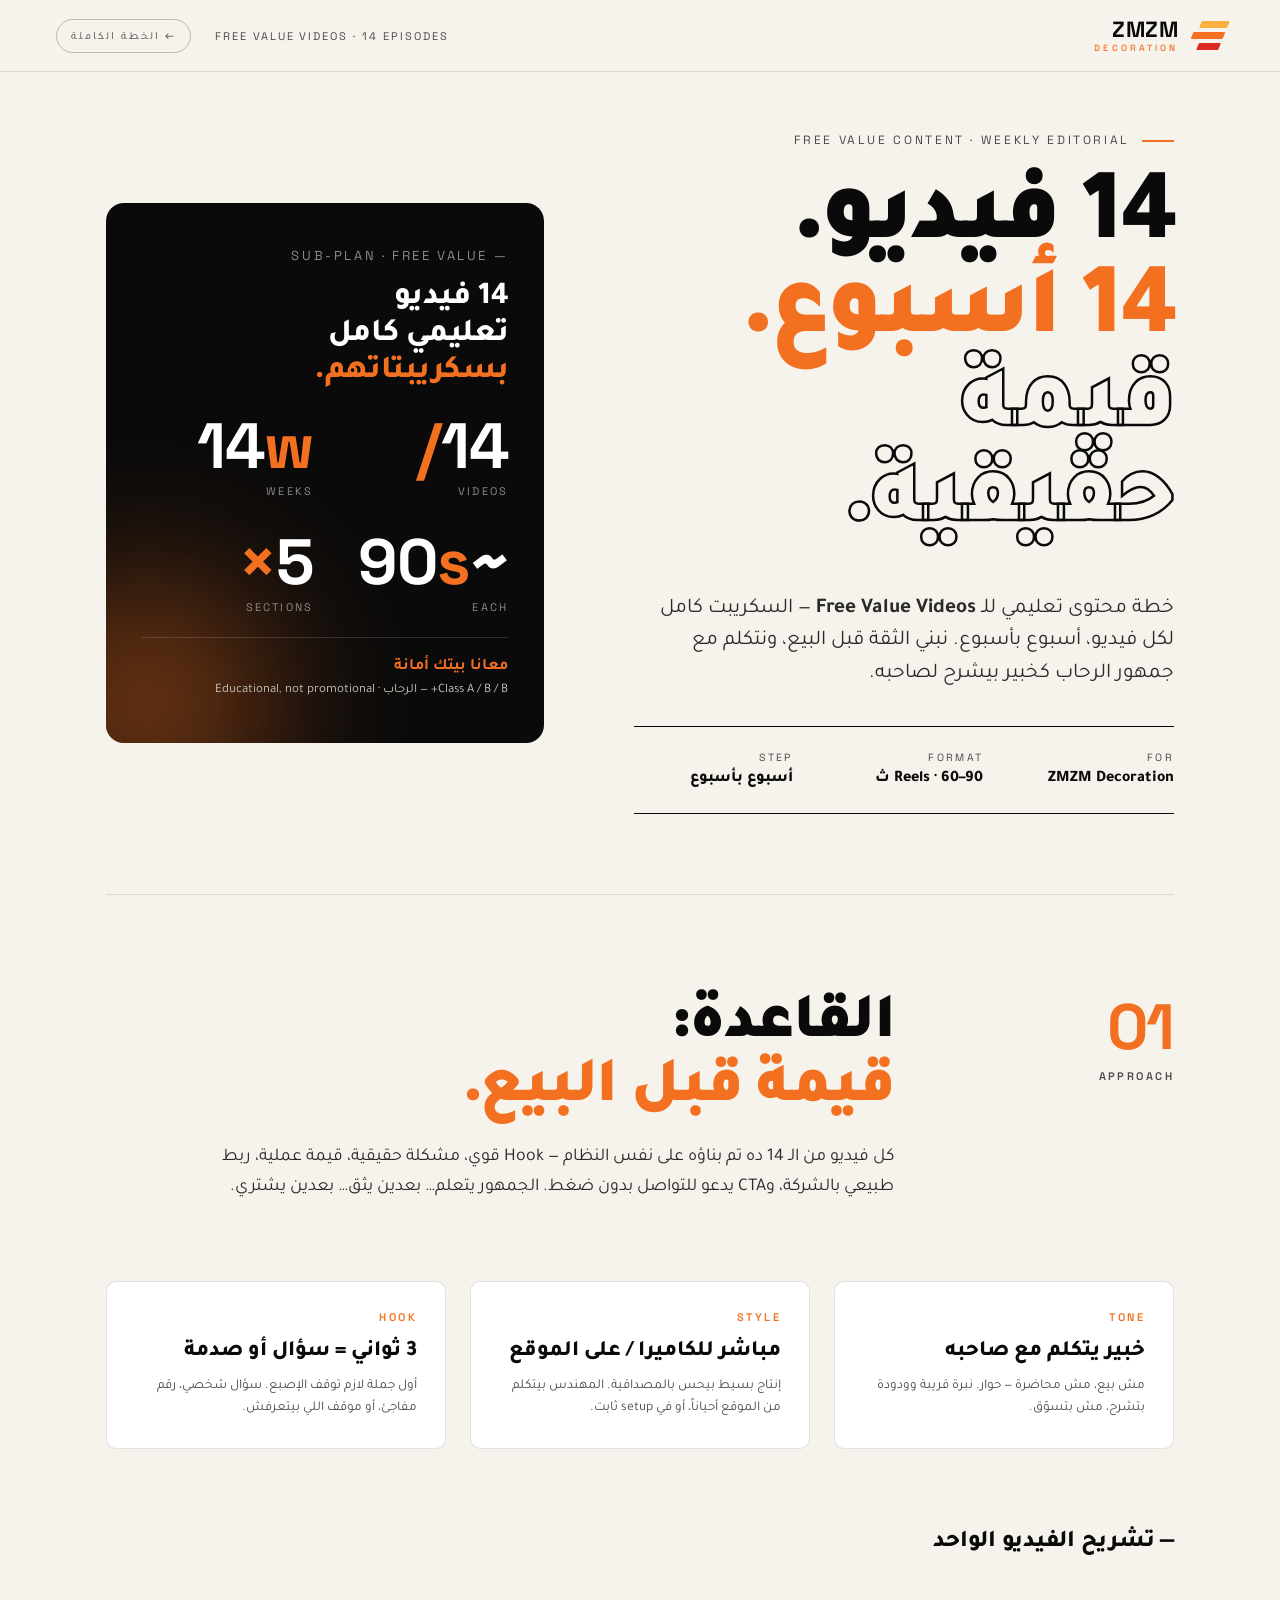
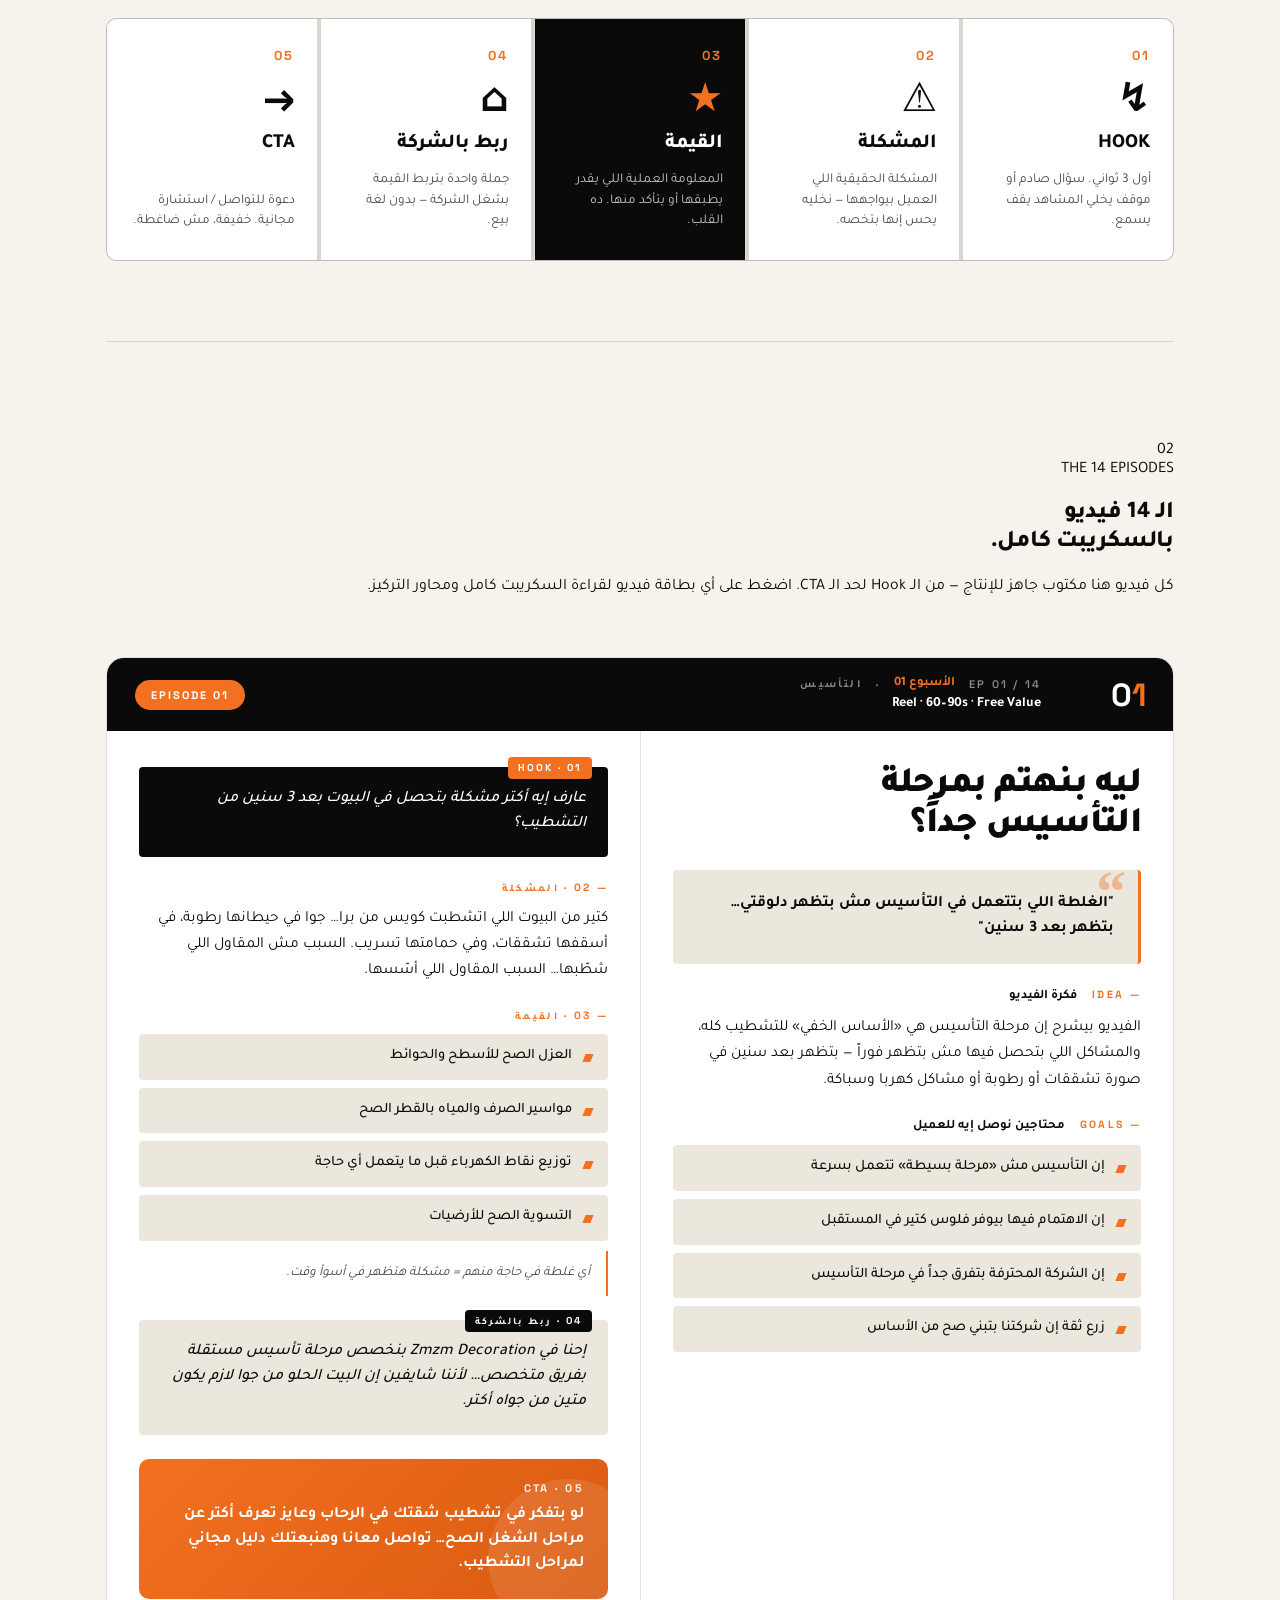
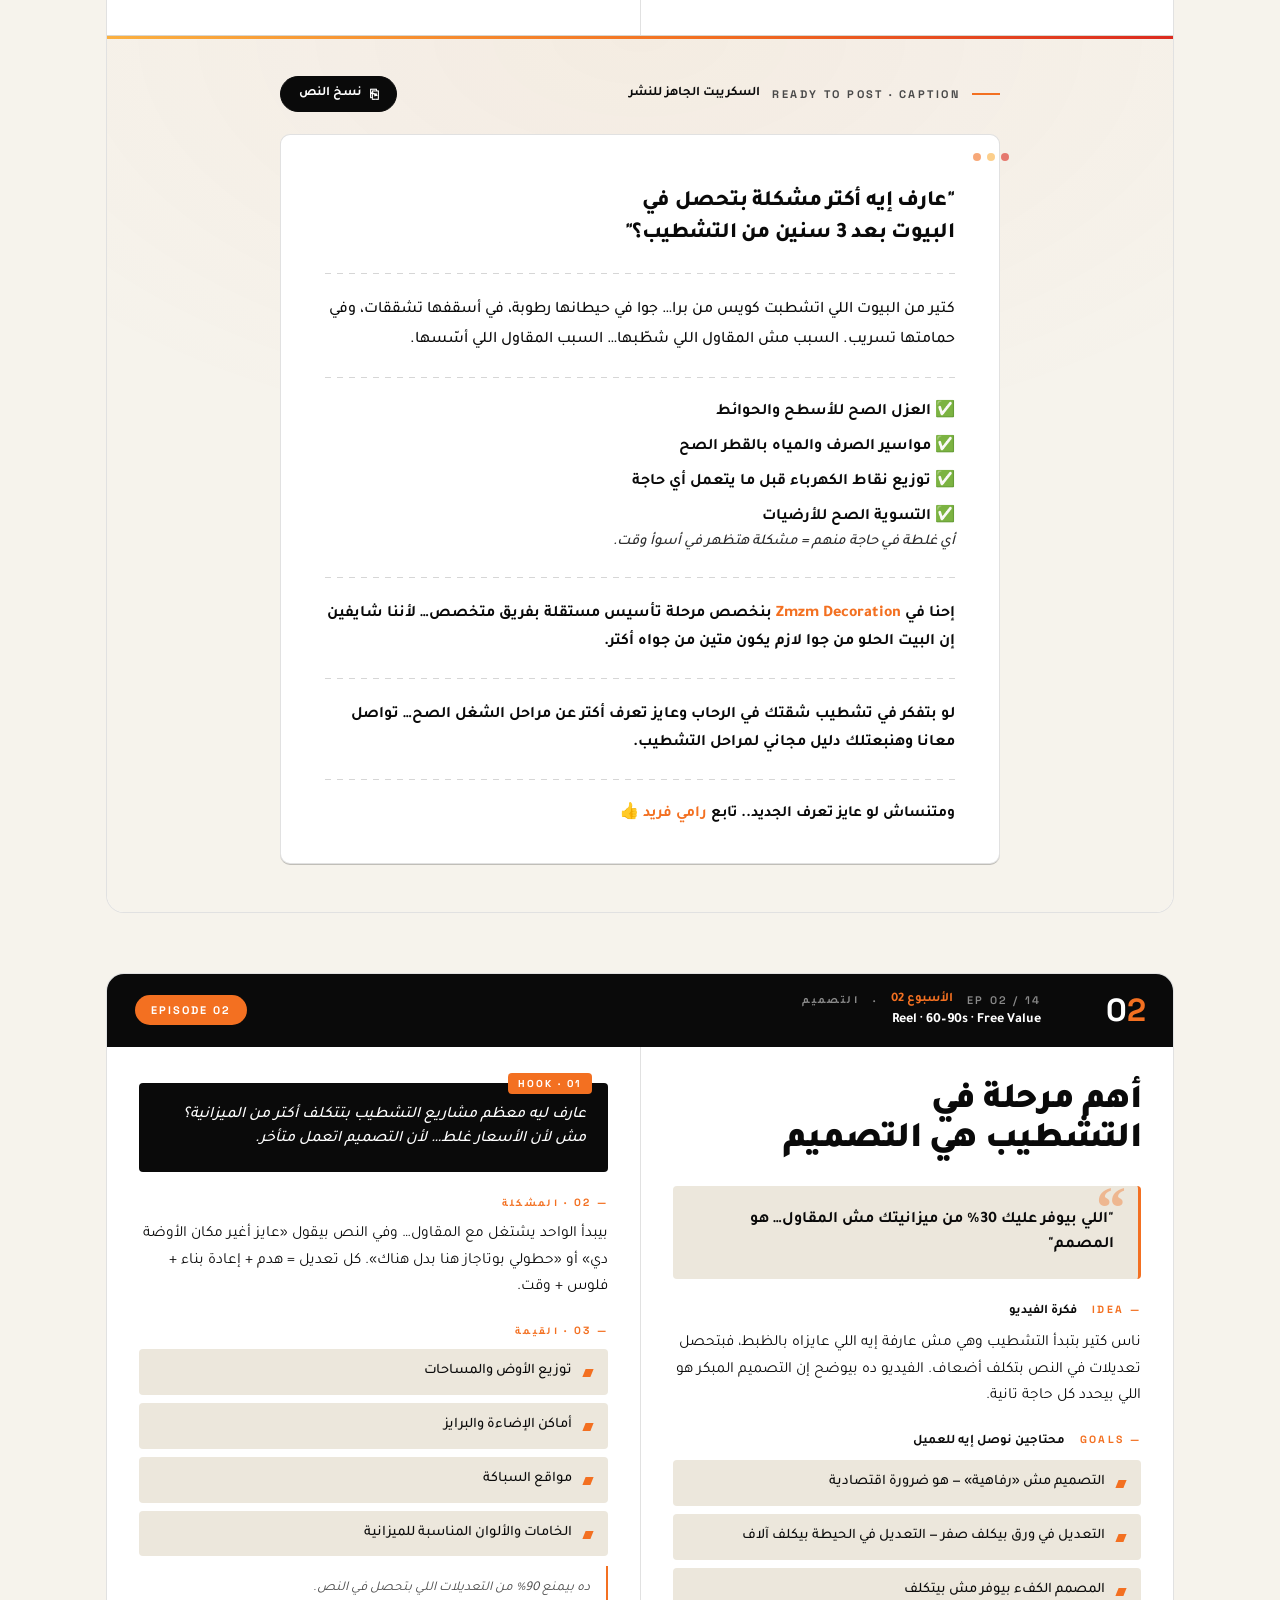
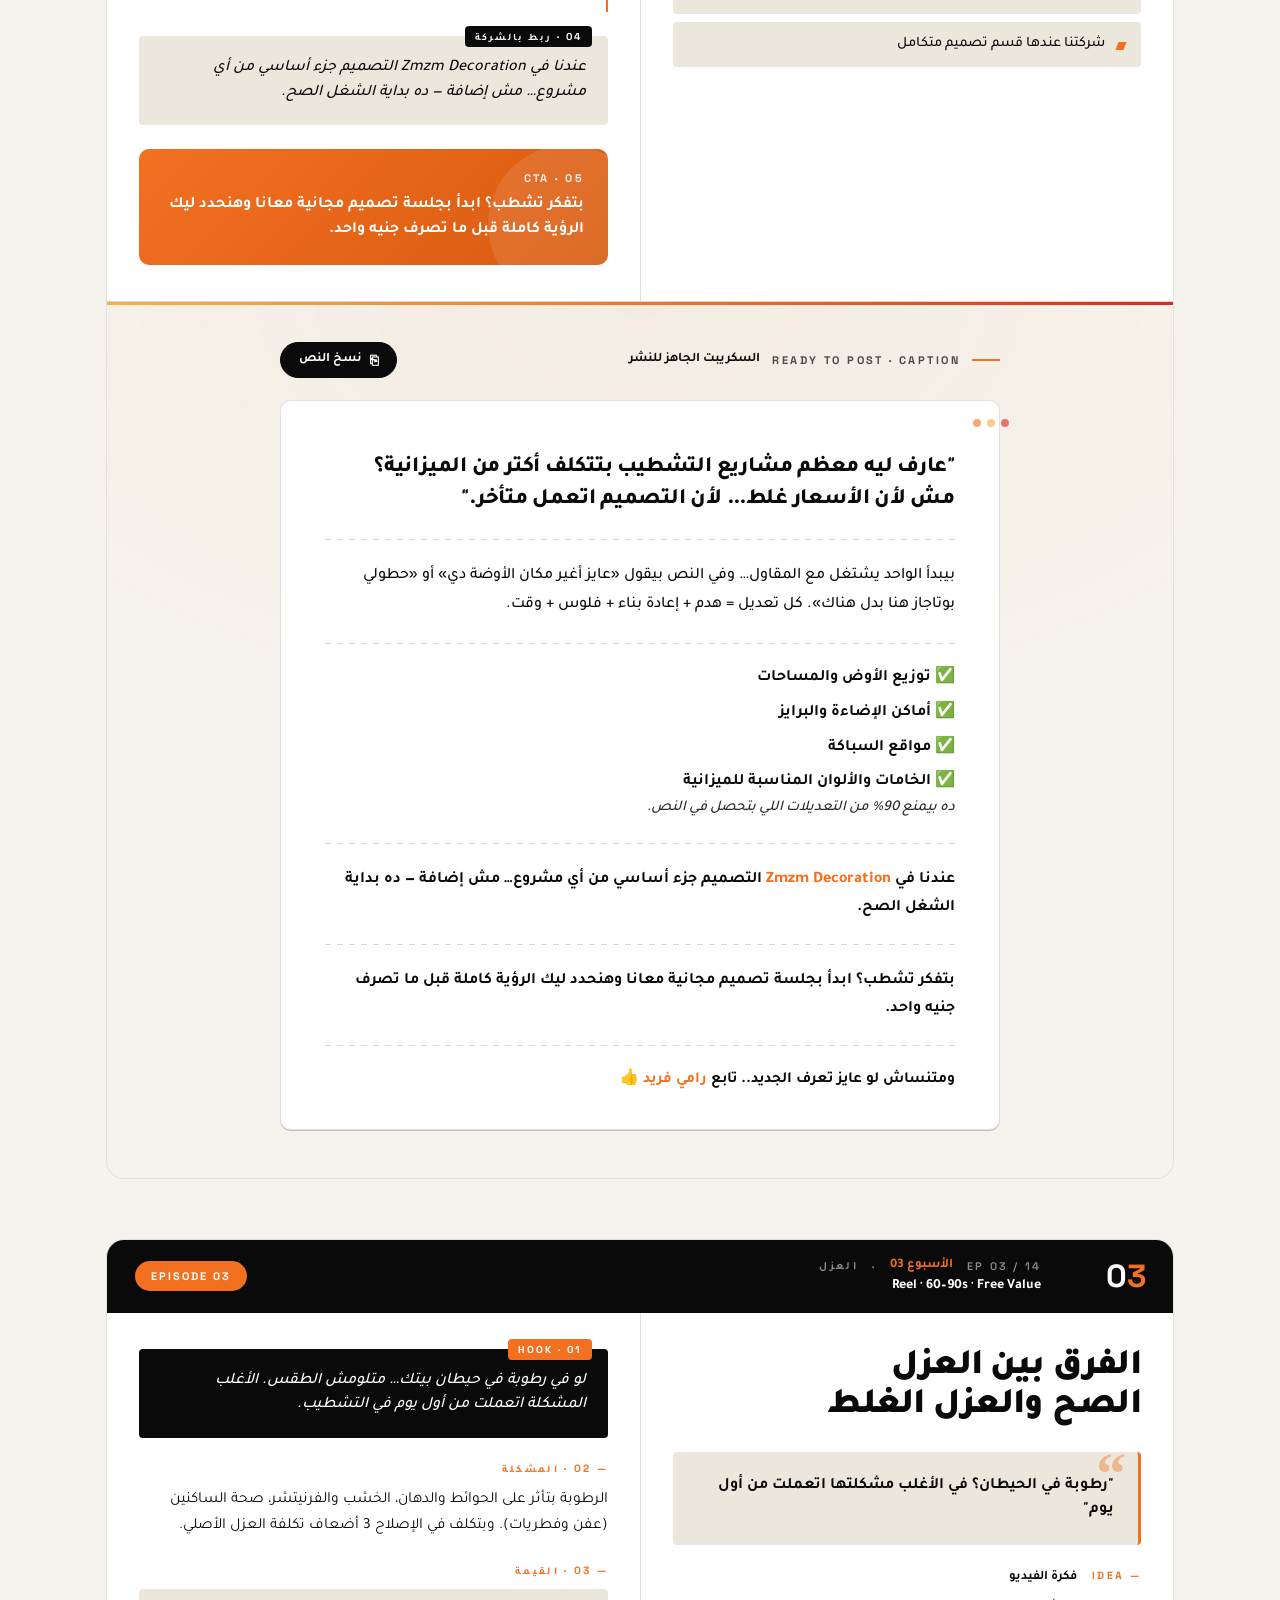
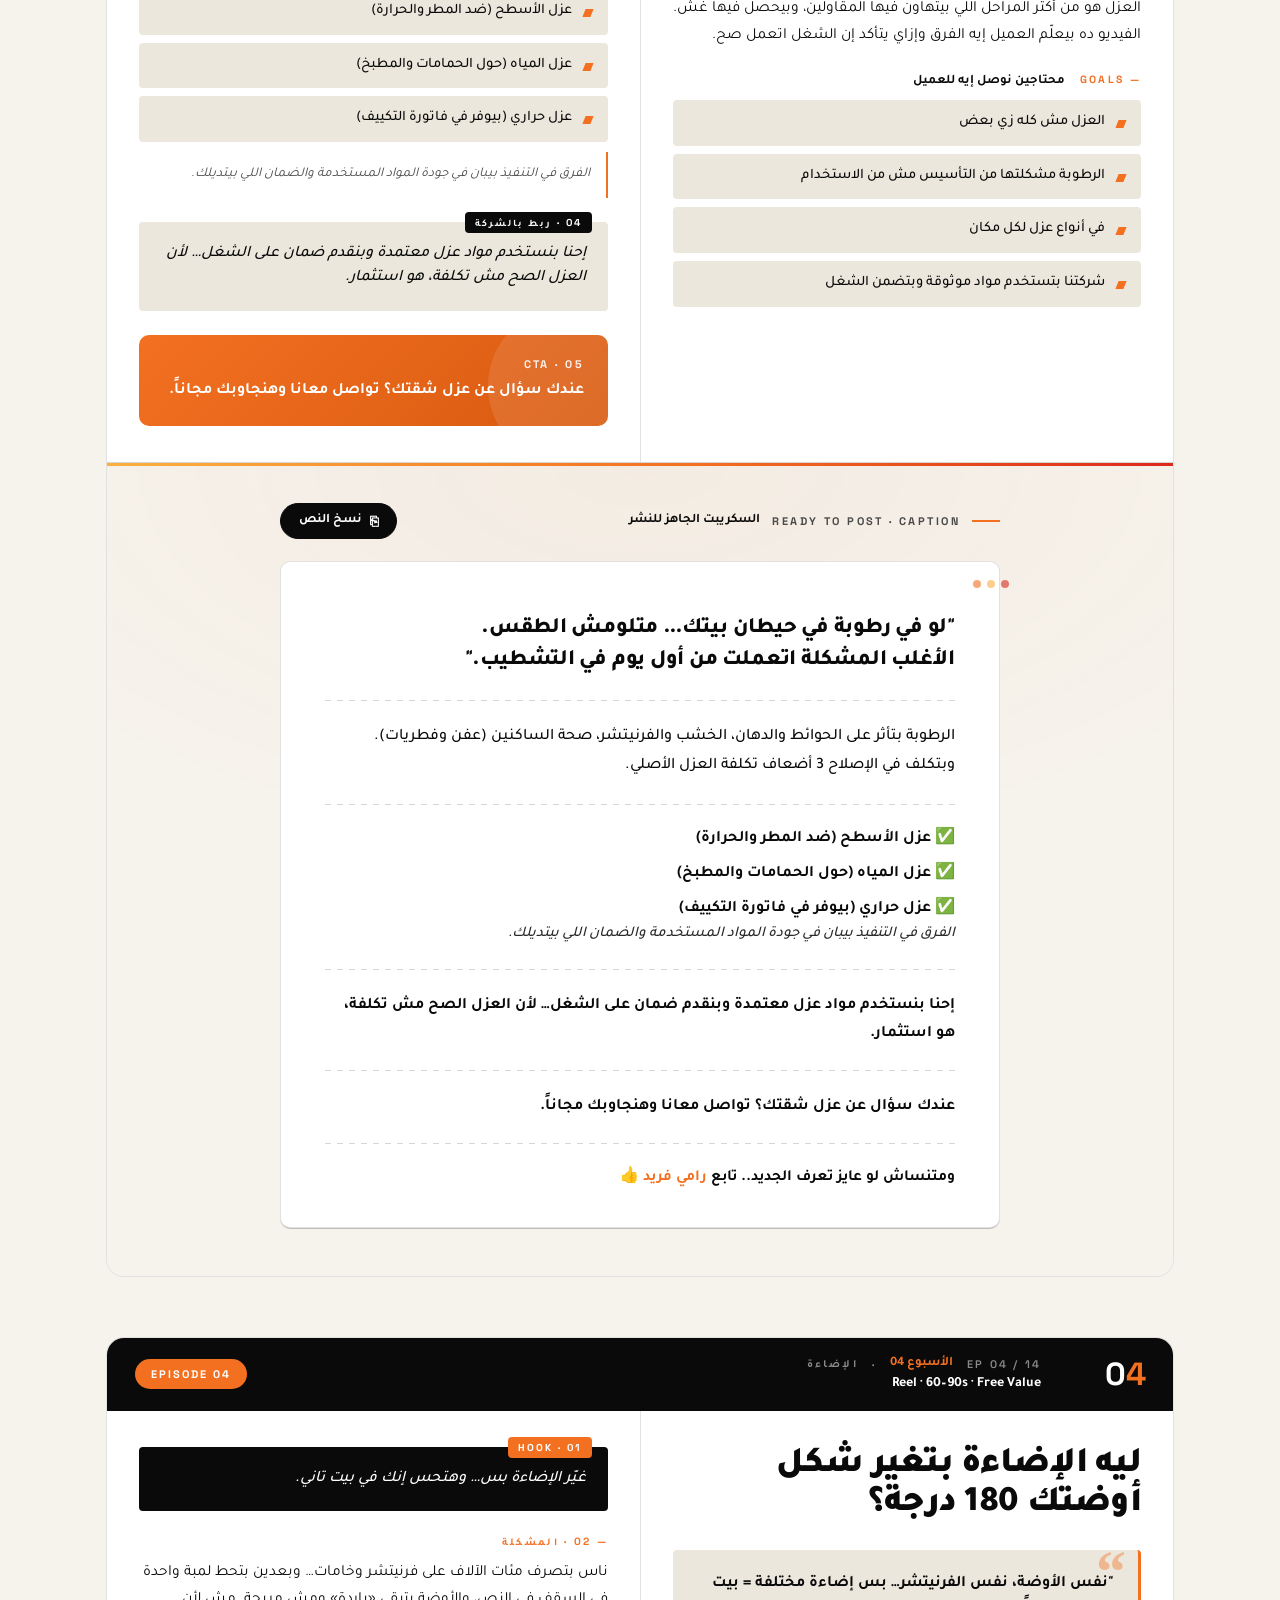
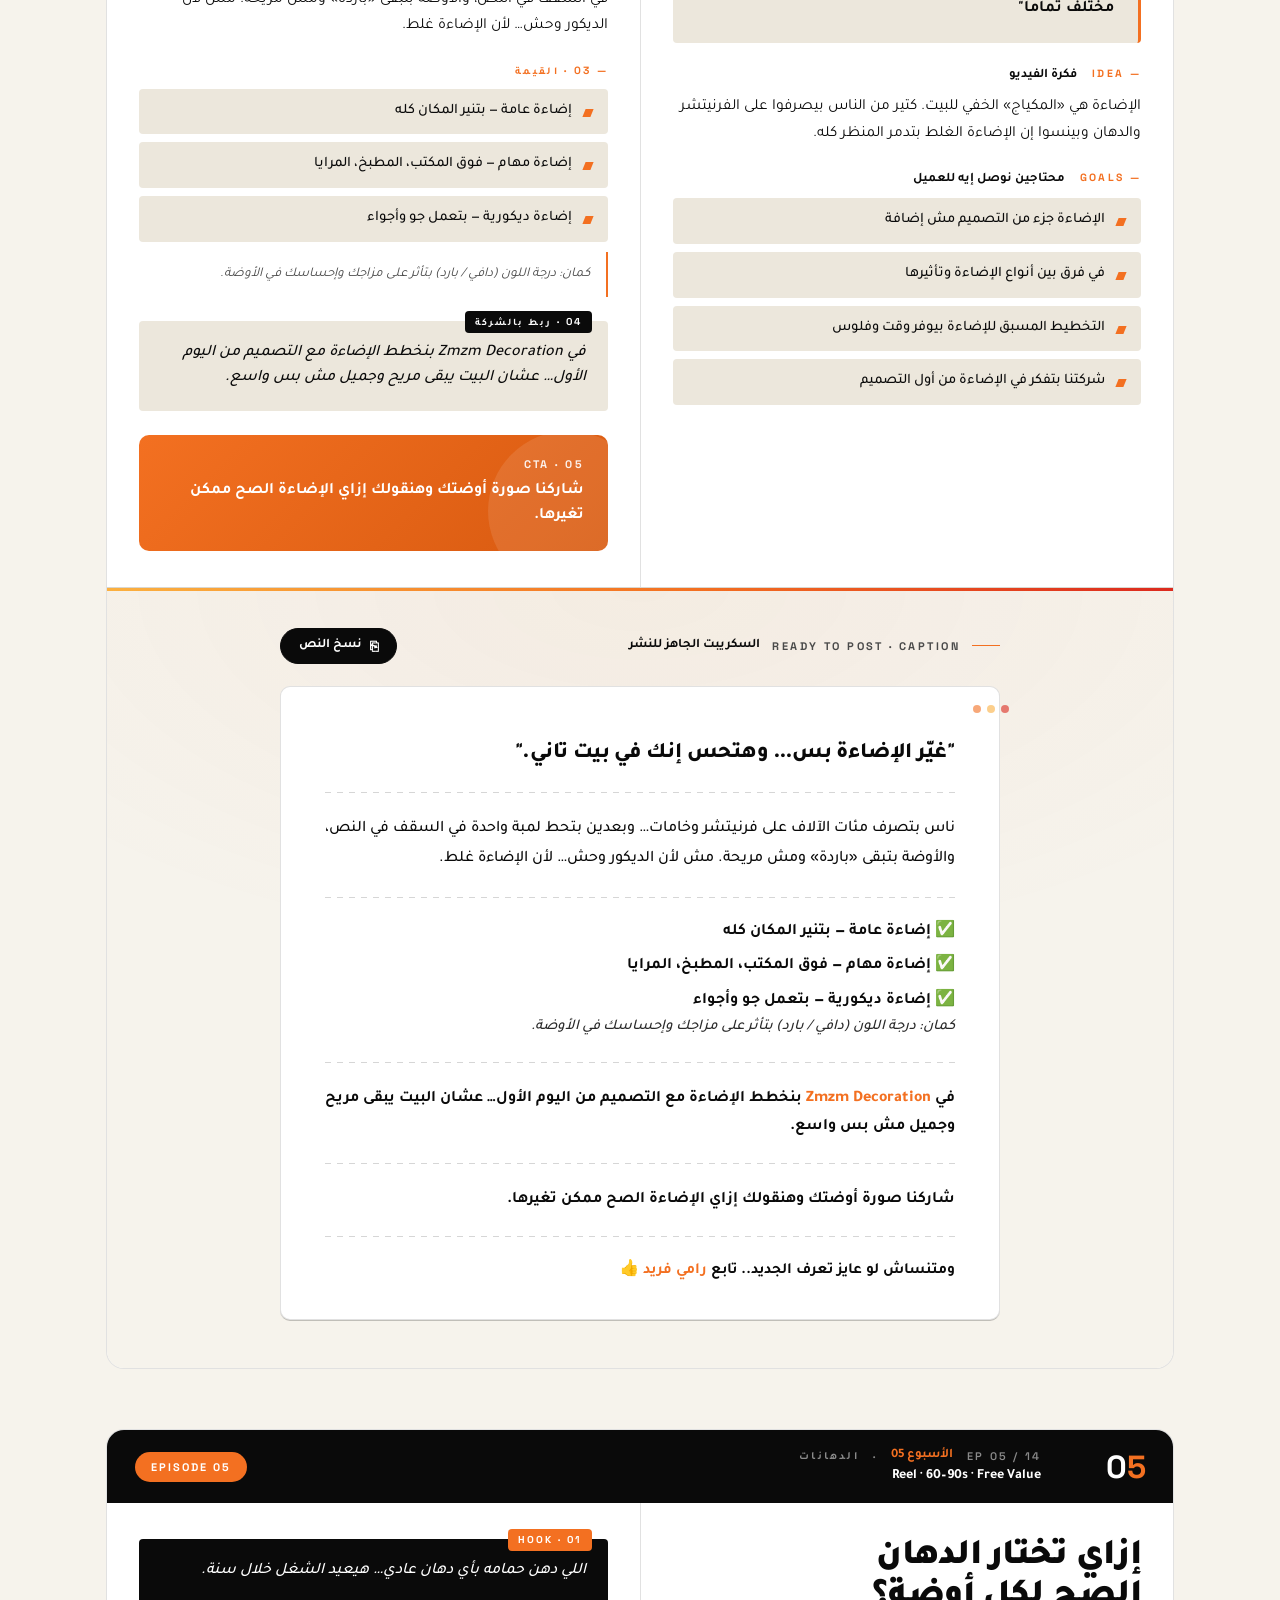
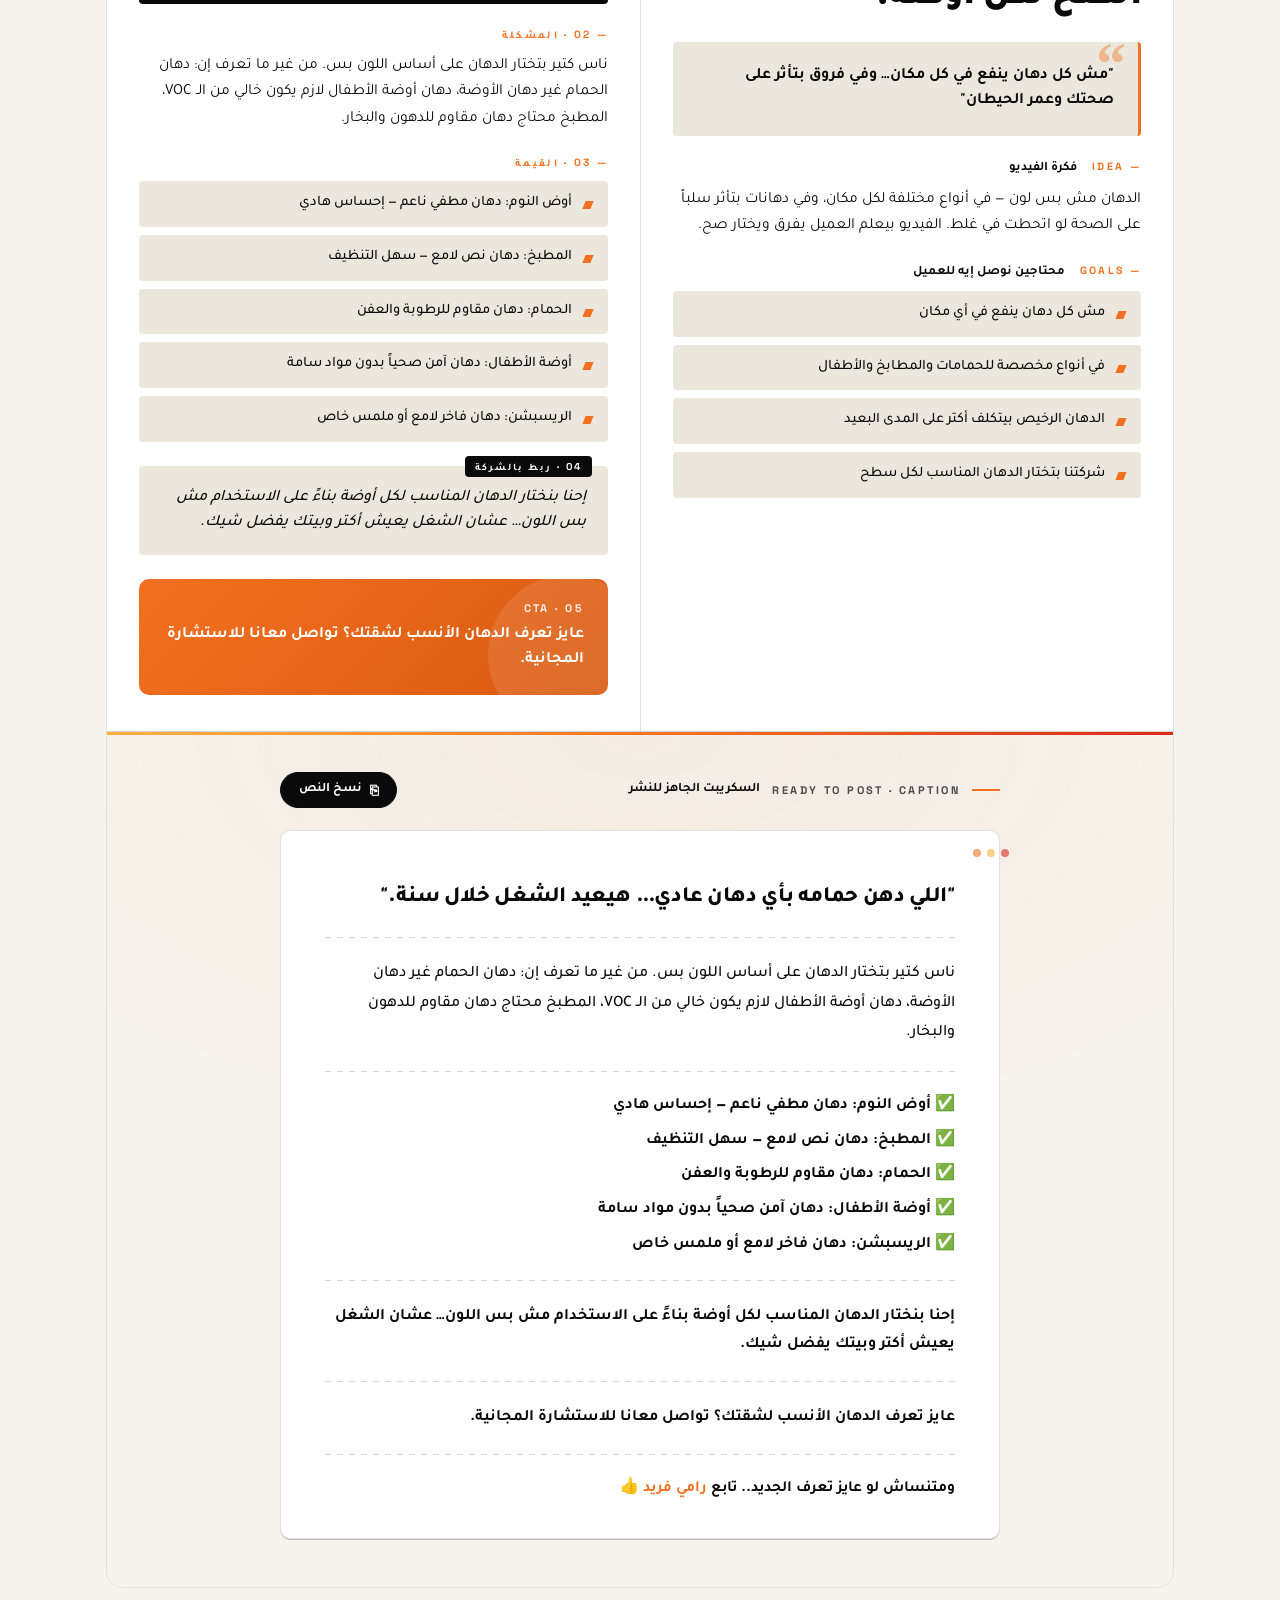
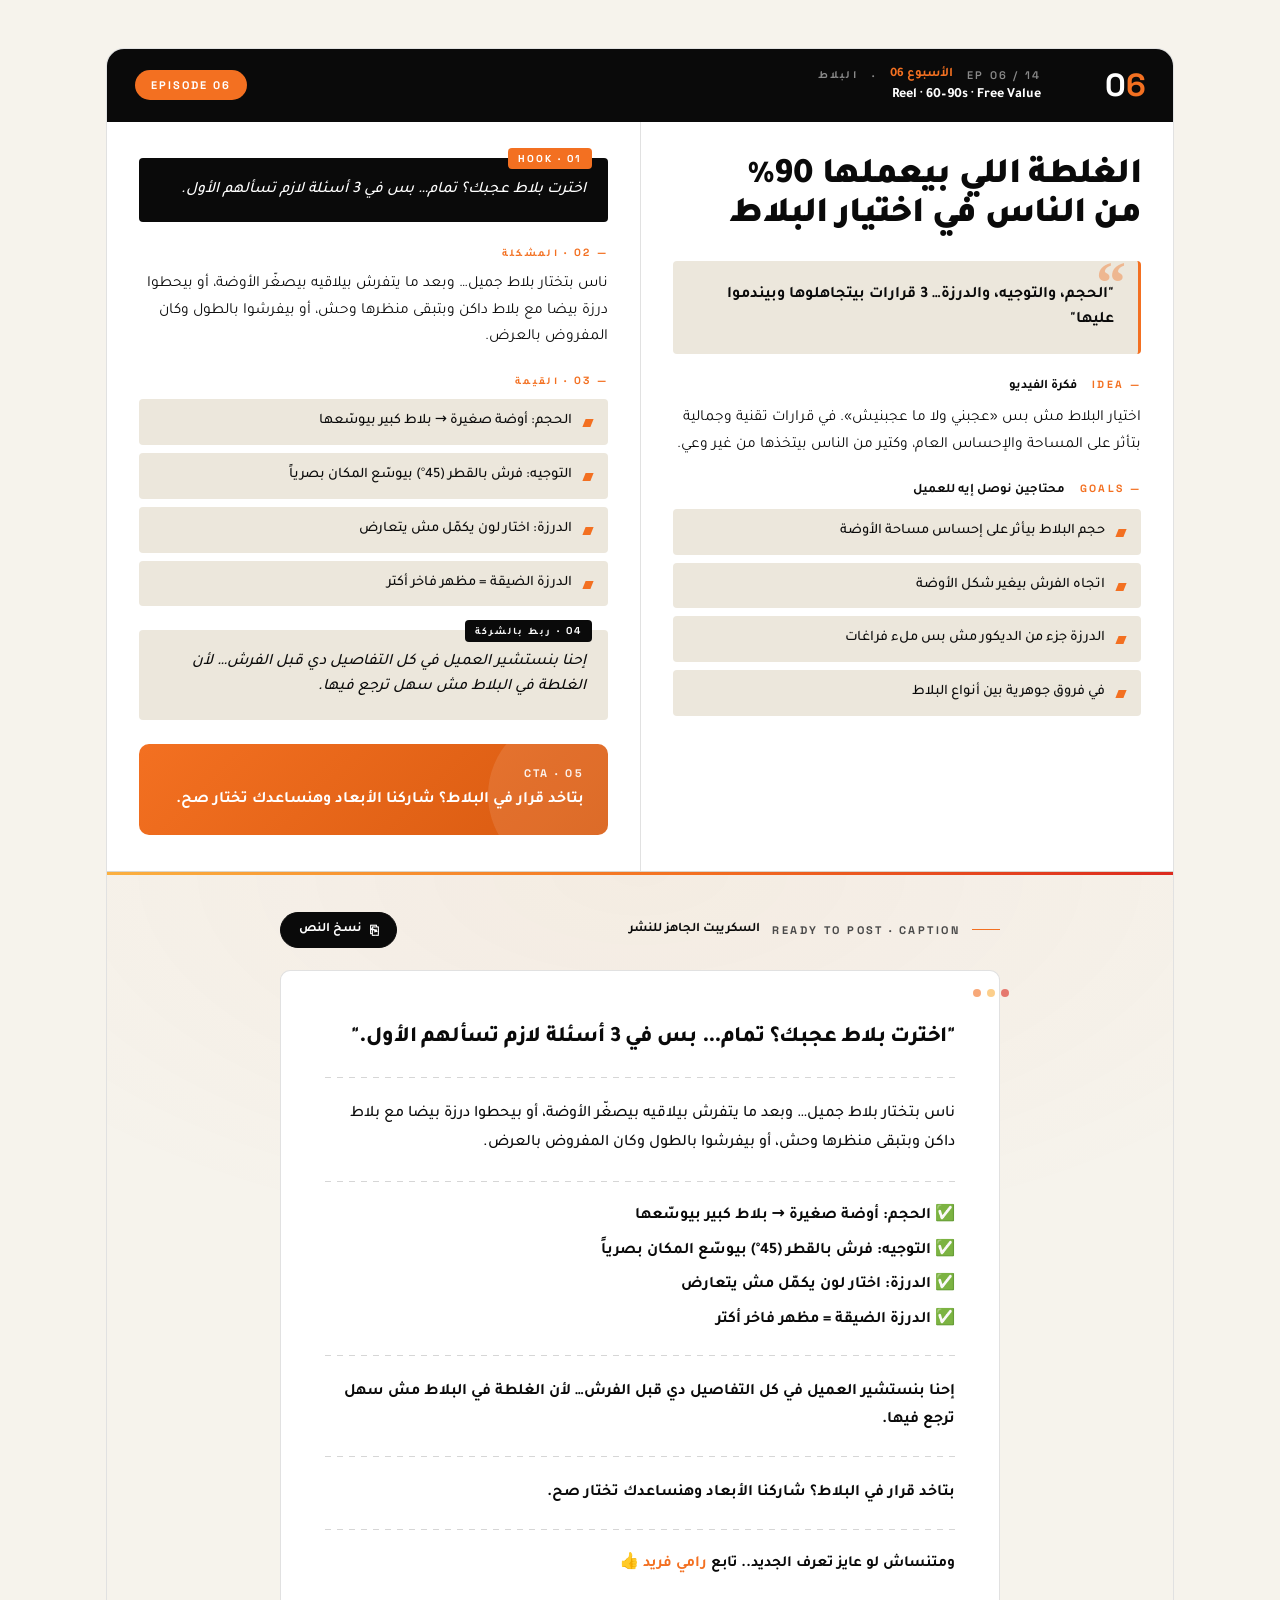
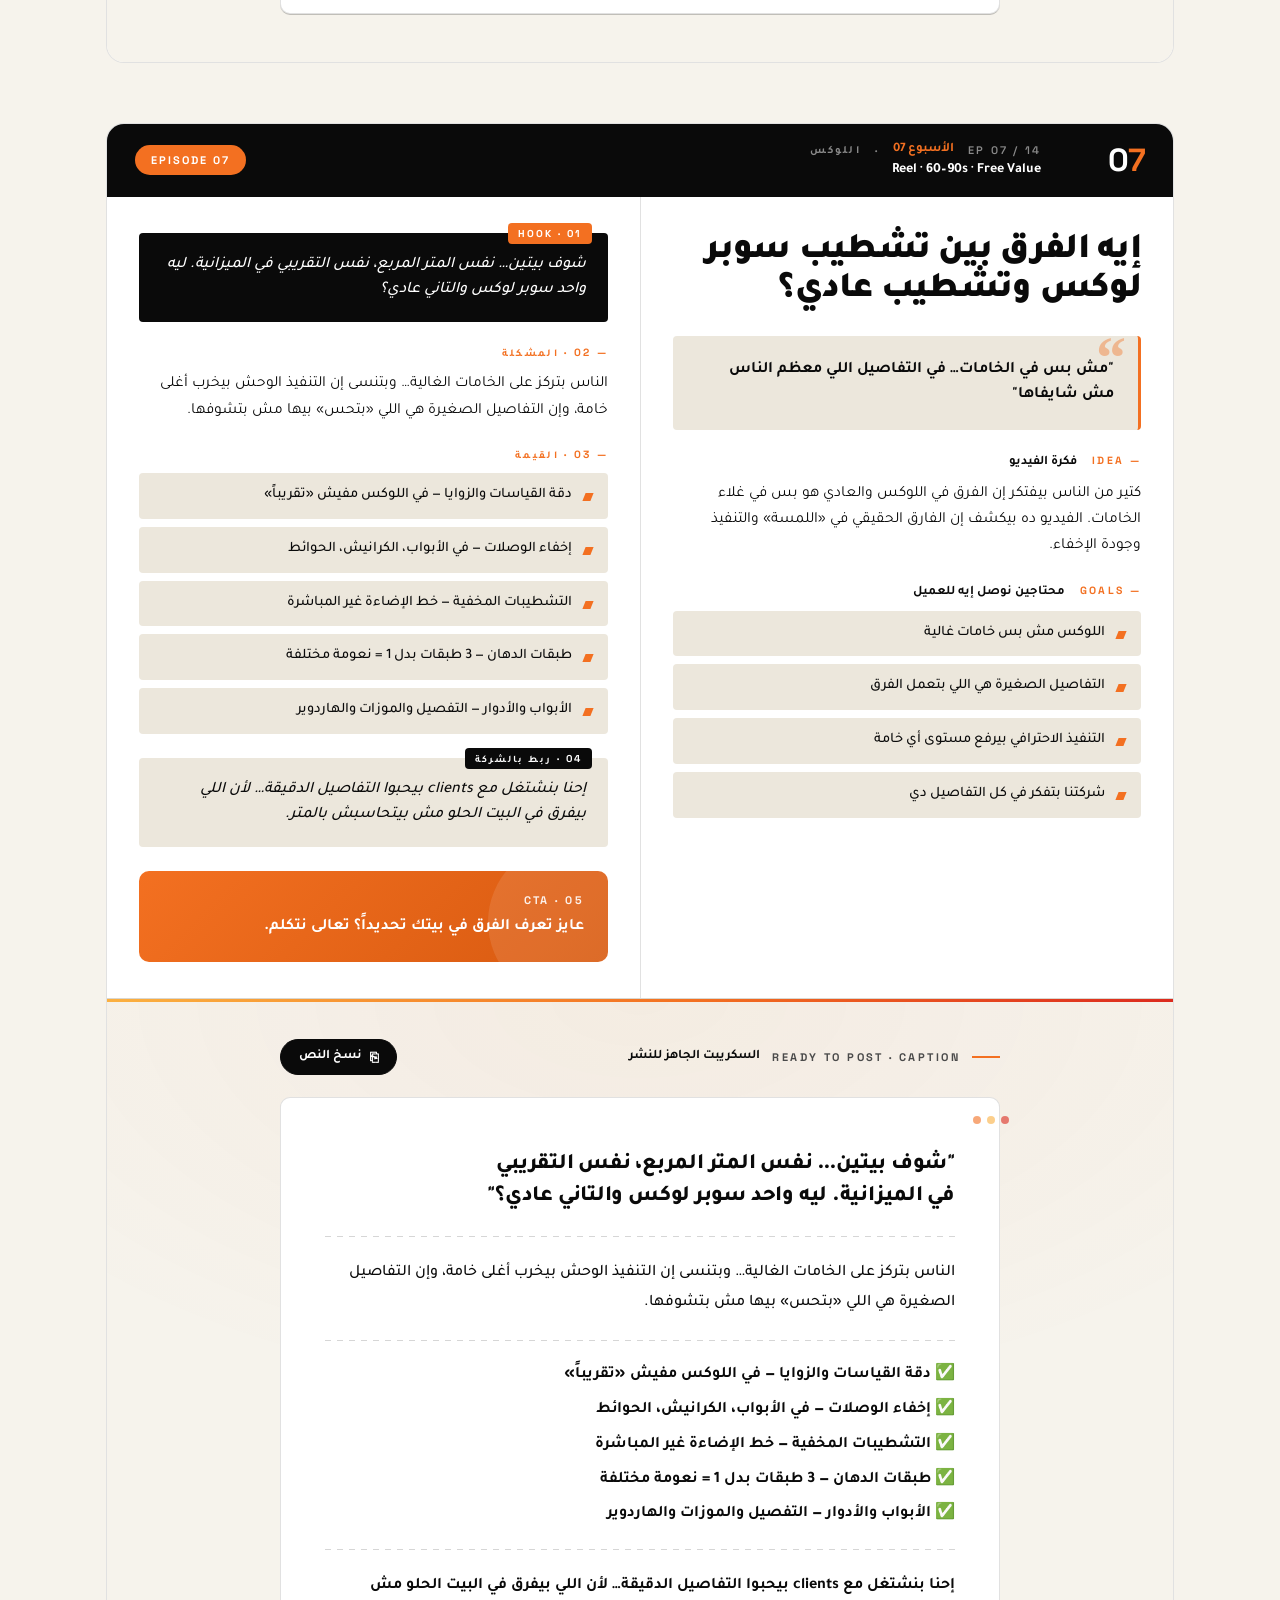
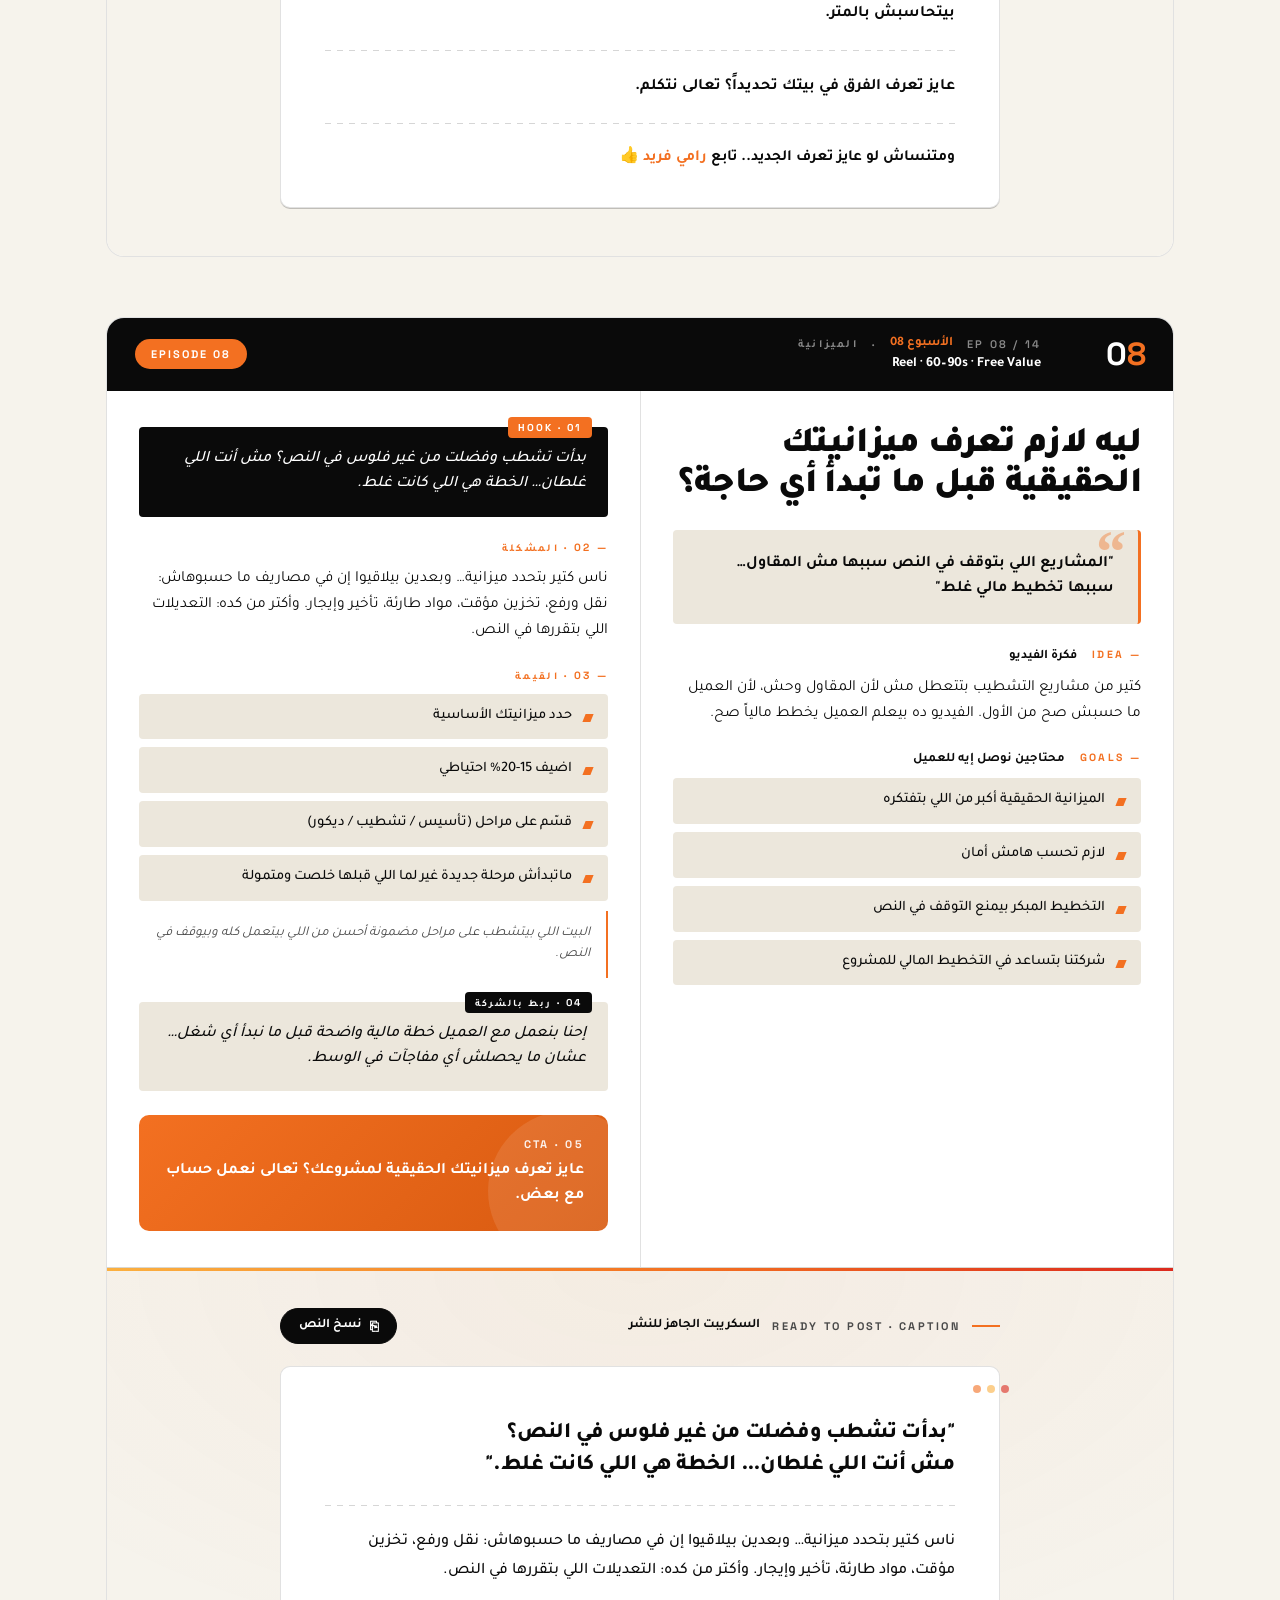
<file: Free Value Videos.html>
<!doctype html>
<html lang="ar" dir="rtl">
<head>
<meta charset="utf-8">
<meta name="viewport" content="width=device-width,initial-scale=1">
<title>Free Value Videos — ZMZM Decoration</title>
<link rel="stylesheet" href="brand.css">
<link rel="stylesheet" href="videos-pitch.css">
<script src="videos-data.js" defer></script>
</head>
<body data-screen-label="00 Free Value Videos">

<header class="topbar">
  <a class="zmzm-mark" href="index.html">
    <div class="bars">
      <div class="bar b1"></div><div class="bar b2"></div><div class="bar b3"></div>
    </div>
    <div class="wordmark">ZMZM<small>DECORATION</small></div>
  </a>
  <div class="right">
    <span class="pageno">FREE VALUE VIDEOS · 14 EPISODES</span>
    <a class="back" href="index.html">← الخطة الكاملة</a>
  </div>
</header>

<main class="page">

  <!-- ==================== COVER ==================== -->
  <section class="cover" data-screen-label="01 Cover">
    <div>
      <div class="label">FREE VALUE CONTENT · WEEKLY EDITORIAL</div>
      <h1 class="display">
        <span class="ink">14 فيديو.</span><br>
        <span class="o">14 أسبوع.</span><br>
        <span class="stroke">قيمة حقيقية.</span>
      </h1>
      <p class="sublead">
        خطة محتوى تعليمي للـ <strong>Free Value Videos</strong> — السكريبت كامل لكل فيديو، أسبوع بأسبوع.
        نبني الثقة قبل البيع، ونتكلم مع جمهور الرحاب كخبير بيشرح لصاحبه.
      </p>
      <div class="for-block">
        <div>
          <div class="k">For</div>
          <div class="v">ZMZM Decoration</div>
        </div>
        <div>
          <div class="k">Format</div>
          <div class="v">Reels · 60–90 ث</div>
        </div>
        <div>
          <div class="k">Step</div>
          <div class="v">أسبوع بأسبوع</div>
        </div>
      </div>
    </div>

    <aside class="cover-side">
      <div class="top">
        <div class="num">— SUB-PLAN · FREE VALUE</div>
        <h2>14 فيديو<br>تعليمي كامل<br><span style="color:var(--orange)">بسكريبتاتهم.</span></h2>
      </div>
      <div class="stats">
        <div class="stat"><div class="n">14<span class="o">/</span></div><div class="lbl">Videos</div></div>
        <div class="stat"><div class="n">14<span class="o">w</span></div><div class="lbl">Weeks</div></div>
        <div class="stat"><div class="n">~90<span class="o">s</span></div><div class="lbl">Each</div></div>
        <div class="stat"><div class="n">5<span class="o">×</span></div><div class="lbl">Sections</div></div>
      </div>
      <div class="footer">
        <strong>معانا بيتك أمانة</strong>
        Class A / B / B+ — الرحاب · Educational, not promotional
      </div>
    </aside>
  </section>

  <!-- ==================== APPROACH ==================== -->
  <section class="approach" data-screen-label="02 Approach">
    <div class="head">
      <div class="label-col">
        <div class="num">01</div>
        <div class="kicker">APPROACH</div>
      </div>
      <div>
        <h2>القاعدة:<br><span class="o">قيمة قبل البيع.</span></h2>
        <p class="desc">
          كل فيديو من الـ 14 ده تم بناؤه على نفس النظام — Hook قوي، مشكلة حقيقية، قيمة عملية، ربط طبيعي بالشركة، وCTA يدعو للتواصل بدون ضغط. الجمهور يتعلم… بعدين يثق… بعدين يشتري.
        </p>
      </div>
    </div>

    <div class="approach-grid">
      <div class="approach-card">
        <div class="k">Tone</div>
        <div class="v">خبير يتكلم مع صاحبه</div>
        <div class="desc">مش بيع، مش محاضرة — حوار. نبرة قريبة وودودة بتشرح، مش بتسوّق.</div>
      </div>
      <div class="approach-card">
        <div class="k">Style</div>
        <div class="v">مباشر للكاميرا / على الموقع</div>
        <div class="desc">إنتاج بسيط بيحس بالمصداقية. المهندس بيتكلم من الموقع أحياناً، أو في setup ثابت.</div>
      </div>
      <div class="approach-card">
        <div class="k">Hook</div>
        <div class="v">3 ثواني = سؤال أو صدمة</div>
        <div class="desc">أول جملة لازم توقف الإصبع. سؤال شخصي، رقم مفاجئ، أو موقف اللي بيتعرفش.</div>
      </div>
    </div>

    <h3 style="margin-top:80px;margin-bottom:24px;font-size:24px;font-weight:800">— تشريح الفيديو الواحد</h3>

    <div class="anatomy">
      <div class="step">
        <div class="num">01</div>
        <div class="icon">↯</div>
        <div class="name">HOOK</div>
        <div class="desc">أول 3 ثواني. سؤال صادم أو موقف يخلي المشاهد يقف يسمع.</div>
      </div>
      <div class="step">
        <div class="num">02</div>
        <div class="icon">⚠</div>
        <div class="name">المشكلة</div>
        <div class="desc">المشكلة الحقيقية اللي العميل بيواجهها — نخليه يحس إنها بتخصه.</div>
      </div>
      <div class="step dark">
        <div class="num">03</div>
        <div class="icon">★</div>
        <div class="name">القيمة</div>
        <div class="desc">المعلومة العملية اللي يقدر يطبقها أو يتأكد منها. ده القلب.</div>
      </div>
      <div class="step">
        <div class="num">04</div>
        <div class="icon">⌂</div>
        <div class="name">ربط بالشركة</div>
        <div class="desc">جملة واحدة بتربط القيمة بشغل الشركة — بدون لغة بيع.</div>
      </div>
      <div class="step">
        <div class="num">05</div>
        <div class="icon">→</div>
        <div class="name">CTA</div>
        <div class="desc">دعوة للتواصل / استشارة مجانية. خفيفة، مش ضاغطة.</div>
      </div>
    </div>
  </section>

  <!-- ==================== VIDEOS ==================== -->
  <section class="videos-section" data-screen-label="03 Videos">
    <div class="head">
      <div class="label-col">
        <div class="num">02</div>
        <div class="kicker">THE 14 EPISODES</div>
      </div>
      <div>
        <h2>الـ <span class="o">14 فيديو</span><br>بالسكريبت كامل.</h2>
        <p class="desc">
          كل فيديو هنا مكتوب جاهز للإنتاج — من الـ Hook لحد الـ CTA. اضغط على أي بطاقة فيديو لقراءة السكريبت كامل ومحاور التركيز.
        </p>
      </div>
    </div>

    <div class="videos-list" id="videosList"></div>
  </section>

  <!-- ==================== PRODUCTION ==================== -->
  <section class="approach" data-screen-label="04 Production">
    <div class="head">
      <div class="label-col">
        <div class="num">03</div>
        <div class="kicker">PRODUCTION RULES</div>
      </div>
      <div>
        <h2>قواعد إنتاج <span class="o">ثابتة.</span></h2>
        <p class="desc">
          القواعد دي بتضمن إن كل فيديو من الـ 14 يطلع بنفس الـ standard وبيظهر شخصية البراند بوضوح. الـ checklist ده هو المرجع قبل أي تصوير.
        </p>
      </div>
    </div>

    <ul class="production-list">
      <li>
        <div class="k">Duration</div>
        <div class="v">60 – 90 ثانية</div>
      </li>
      <li>
        <div class="k">Hook</div>
        <div class="v">أول 3 ثواني = سؤال أو صدمة</div>
      </li>
      <li>
        <div class="k">Tone</div>
        <div class="v">خبير يتكلم مع صاحبه</div>
      </li>
      <li>
        <div class="k">Audience</div>
        <div class="v">Class A / B / B+ — الرحاب</div>
      </li>
      <li>
        <div class="k">Shooting</div>
        <div class="v">مباشر للكاميرا / على الموقع</div>
      </li>
      <li>
        <div class="k">CTA</div>
        <div class="v">تواصل / استشارة مجانية</div>
      </li>
      <li>
        <div class="k">Branding</div>
        <div class="v">«معانا بيتك أمانة» في النهاية</div>
      </li>
      <li>
        <div class="k">Subtitles</div>
        <div class="v">عربي ثابت — Reels غالباً بدون صوت</div>
      </li>
    </ul>
  </section>

  <!-- ==================== CLOSING ==================== -->
  <section data-screen-label="05 Closing">
    <div class="closing">
      <div class="divider-strip">
        <div class="b b1"></div>
        <div class="b b2"></div>
        <div class="b b3"></div>
      </div>
      <h2>14 أسبوع.<br><span class="o">14 درس.</span><br>عميل واعي وواثق.</h2>
      <p>
        لما العميل يشوف المحتوى ده كاسبوع بأسبوع، هيلاقي نفسه بيتعلم منا قبل ما يتعامل معانا. وقت ما يحب يشطب… مين أول اسم هييجي في باله؟
      </p>
      <div class="stamp">— READY TO PRODUCE —</div>
    </div>
  </section>

</main>

<footer class="foot">
  <span>© ZMZM DECORATION · 2026</span>
  <span style="color:var(--orange);font-family:var(--font-ar);font-weight:700;letter-spacing:0">معانا بيتك أمانة</span>
  <span>FREE VALUE VIDEOS · v1.0</span>
</footer>

<script>
// Items already starting with an emoji/symbol keep theirs; everything else gets ✅
const EMOJI_LEAD = /^(\s*)([\u2600-\u27BF\u{1F300}-\u{1FAFF}✅❌💰🤔✂️⚠️❓])/u;
function valueLine(item) {
  return EMOJI_LEAD.test(item) ? item : '✅ ' + item;
}

// Highlight the brand name in inline HTML
function emphasizeBrand(text) {
  return text.replace(/(Zmzm Decoration|ZMZM Decoration)/g,
    '<span class="o">$1</span>');
}

// Build the plain-text caption (what gets copied to clipboard)
function buildCaption(v) {
  const DIV = '\n\n---\n\n';
  const valueBlock = v.value.length
    ? v.value.map(valueLine).join('\n') + (v.valueNote ? '\n\n' + v.valueNote : '')
    : (v.valueNote || '');

  const parts = [
    `"${v.hook}"`,
    v.problem,
    valueBlock,
    v.brandLink,
    v.cta,
    'ومتنساش لو عايز تعرف الجديد.. تابع رامي فريد 👍'
  ].filter(Boolean);

  return parts.join(DIV);
}

function renderVideos() {
  const list = document.getElementById('videosList');
  const html = window.VIDEOS.map(v => {
    const compareHtml = v.compareTable ? `
      <table class="compare">
        <thead>
          <tr>${v.compareTable.headers.map(h => `<th>${h}</th>`).join('')}</tr>
        </thead>
        <tbody>
          ${v.compareTable.rows.map(r => `<tr>${r.map((c, i) => i === 0 ? `<td>${c}</td>` : `<td>${c}</td>`).join('')}</tr>`).join('')}
        </tbody>
      </table>
    ` : '';

    // ---- Post-ready caption HTML ----
    const checksHtml = v.value.length
      ? `<ul class="post-checks">${v.value.map(x => `<li>${valueLine(x)}</li>`).join('')}</ul>`
      : '';
    const valueDivider = (v.value.length || v.valueNote) ? '<hr class="post-divider">' : '';
    const valueNoteHtml = v.valueNote ? `<p class="post-paragraph muted">${v.valueNote}</p>` : '';

    const postCaption = `
      <footer class="post-caption">
        <div class="post-head">
          <div class="label">Ready&nbsp;to&nbsp;Post · Caption <span class="ar">السكريبت الجاهز للنشر</span></div>
          <button class="copy-btn" data-vn="${v.n}" type="button">
            <span class="ic">⎘</span>
            <span class="t">نسخ النص</span>
          </button>
        </div>
        <div class="post-body" id="post-${v.n}">
          <p class="post-hook">"${v.hook}"</p>
          <hr class="post-divider">
          <p class="post-paragraph">${v.problem}</p>
          ${valueDivider}
          ${checksHtml}
          ${checksHtml && valueNoteHtml ? '' : ''}
          ${valueNoteHtml}
          <hr class="post-divider">
          <p class="post-paragraph brand">${emphasizeBrand(v.brandLink)}</p>
          <hr class="post-divider">
          <p class="post-paragraph cta">${v.cta}</p>
          <hr class="post-divider">
          <p class="post-follow">ومتنساش لو عايز تعرف الجديد.. تابع <span class="name">رامي فريد</span> 👍</p>
        </div>
      </footer>
    `;

    return `
    <article class="video" data-screen-label="V${String(v.n).padStart(2,'0')} ${v.theme}">
      <header class="video-top">
        <div class="vnum">0<span class="o">${v.n < 10 ? v.n : ''}</span>${v.n >= 10 ? v.n : ''}</div>
        <div class="meta">
          <div class="week-line">
            <span>EP ${String(v.n).padStart(2,'0')} / 14</span>
            <span class="ar">${v.week}</span>
            <span>·</span>
            <span>${v.theme}</span>
          </div>
          <div class="theme">Reel · 60–90s · Free Value</div>
        </div>
        <div class="badge">Episode ${String(v.n).padStart(2,'0')}</div>
      </header>

      <div class="video-body">
        <div class="col">
          <h3>${v.title}</h3>
          <div class="big-quote">"${v.bigQuote}"</div>

          <div class="field">
            <div class="k">— Idea <span class="ar">فكرة الفيديو</span></div>
            <div class="v">${v.idea}</div>
          </div>

          <div class="field">
            <div class="k">— Goals <span class="ar">محتاجين نوصل إيه للعميل</span></div>
            <ul class="bullets">
              ${v.goals.map(g => `<li>${g}</li>`).join('')}
            </ul>
          </div>
        </div>

        <div class="col">
          <div class="script-block">
            <span class="label">01 · Hook</span>
            ${v.hook}
          </div>

          <div class="field">
            <div class="k">— 02 · المشكلة</div>
            <div class="v">${v.problem}</div>
          </div>

          <div class="field">
            <div class="k">— 03 · القيمة</div>
            ${v.value.length ? `<ul class="bullets">${v.value.map(x => `<li>${x}</li>`).join('')}</ul>` : ''}
            ${v.valueNote ? `<div class="note">${v.valueNote}</div>` : ''}
            ${compareHtml}
          </div>

          <div class="script-block cream">
            <span class="label">04 · ربط بالشركة</span>
            ${v.brandLink}
          </div>

          <div class="cta-box">
            <div class="lbl">05 · CTA</div>
            <div class="txt">${v.cta}</div>
          </div>
        </div>
      </div>

      ${postCaption}
    </article>
    `;
  }).join('');
  list.innerHTML = html;
}

// ---- Copy-caption handler (event-delegated) ----
function attachCopyHandler() {
  document.addEventListener('click', async e => {
    const btn = e.target.closest('.copy-btn');
    if (!btn) return;
    const vn = parseInt(btn.dataset.vn, 10);
    const v = window.VIDEOS.find(x => x.n === vn);
    if (!v) return;
    const text = buildCaption(v);
    try {
      await navigator.clipboard.writeText(text);
    } catch (err) {
      // fallback for older browsers
      const ta = document.createElement('textarea');
      ta.value = text; document.body.appendChild(ta);
      ta.select(); document.execCommand('copy'); ta.remove();
    }
    const tEl = btn.querySelector('.t');
    const original = tEl.textContent;
    btn.classList.add('copied');
    tEl.textContent = 'تم النسخ ✓';
    clearTimeout(btn._t);
    btn._t = setTimeout(() => {
      btn.classList.remove('copied');
      tEl.textContent = original;
    }, 1800);
  });
}

window.addEventListener('DOMContentLoaded', () => {
  renderVideos();
  attachCopyHandler();
});
</script>
</body>
</html>
</file>
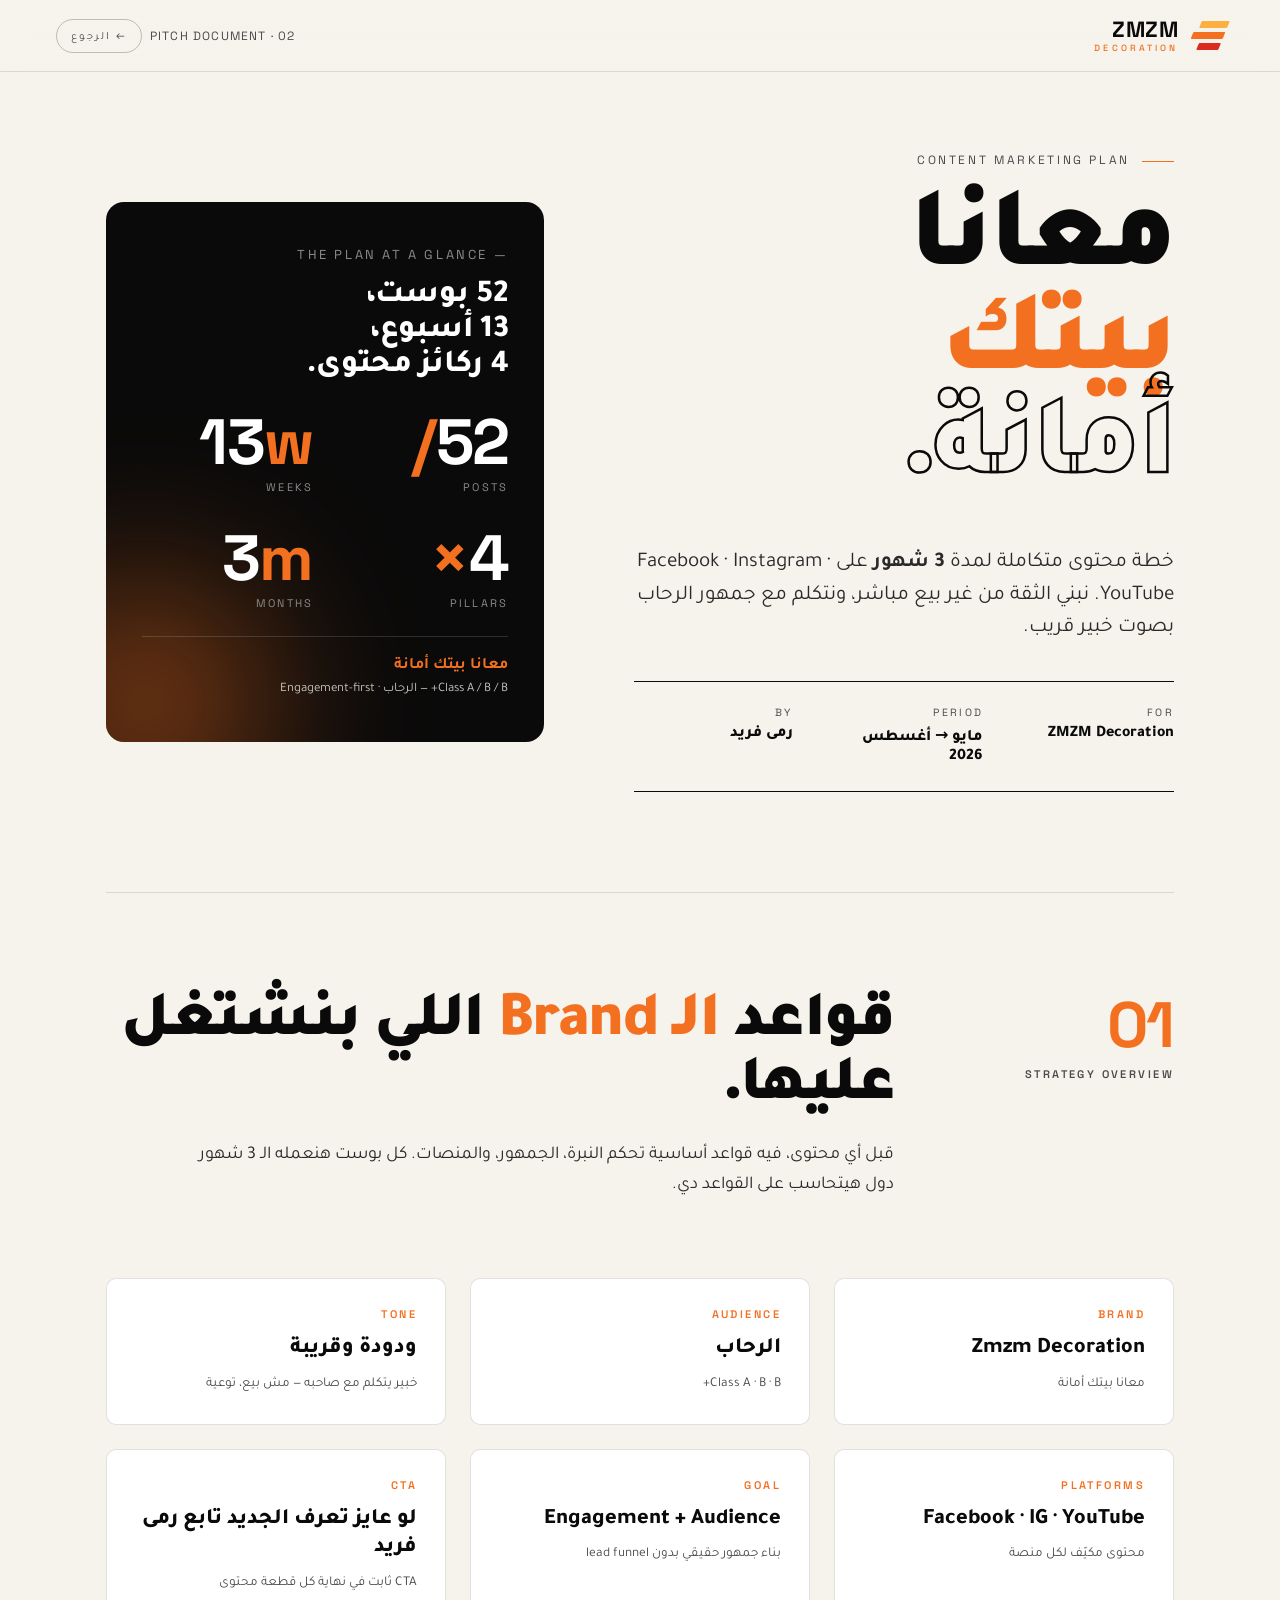
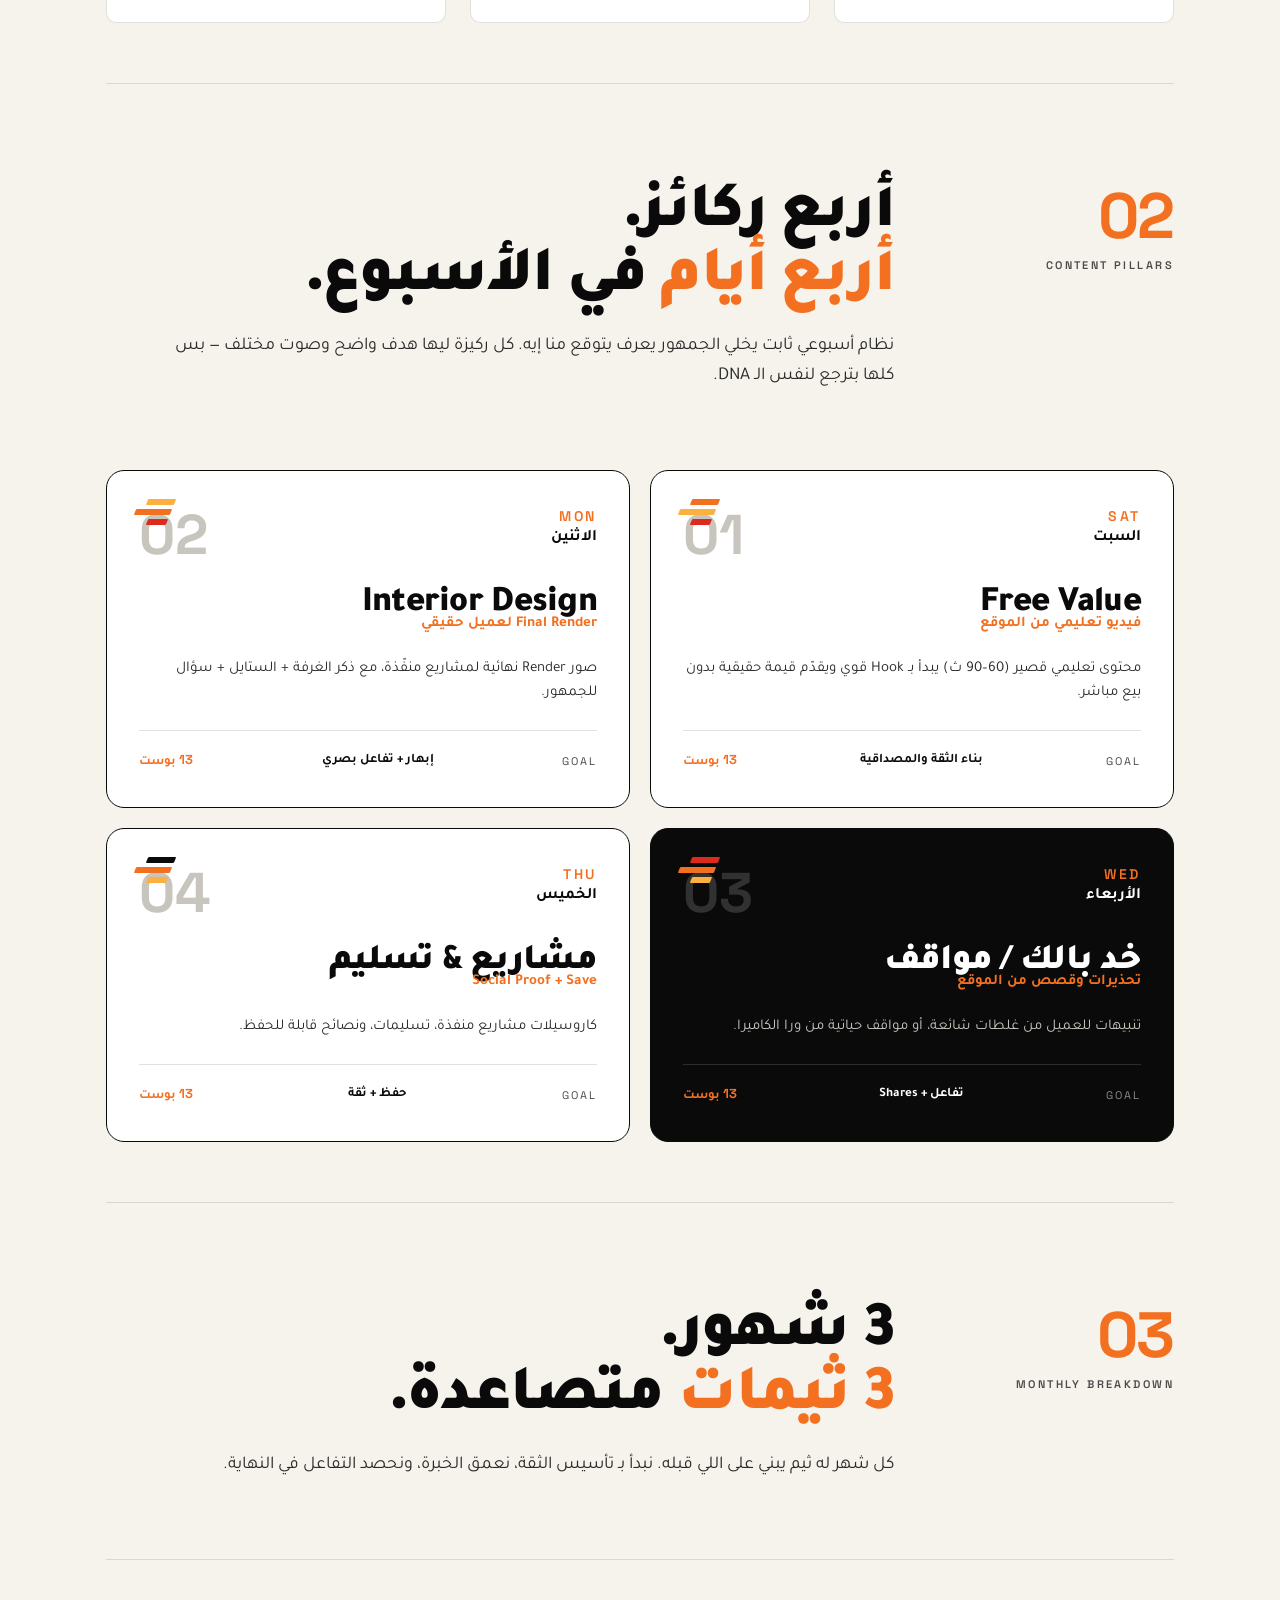
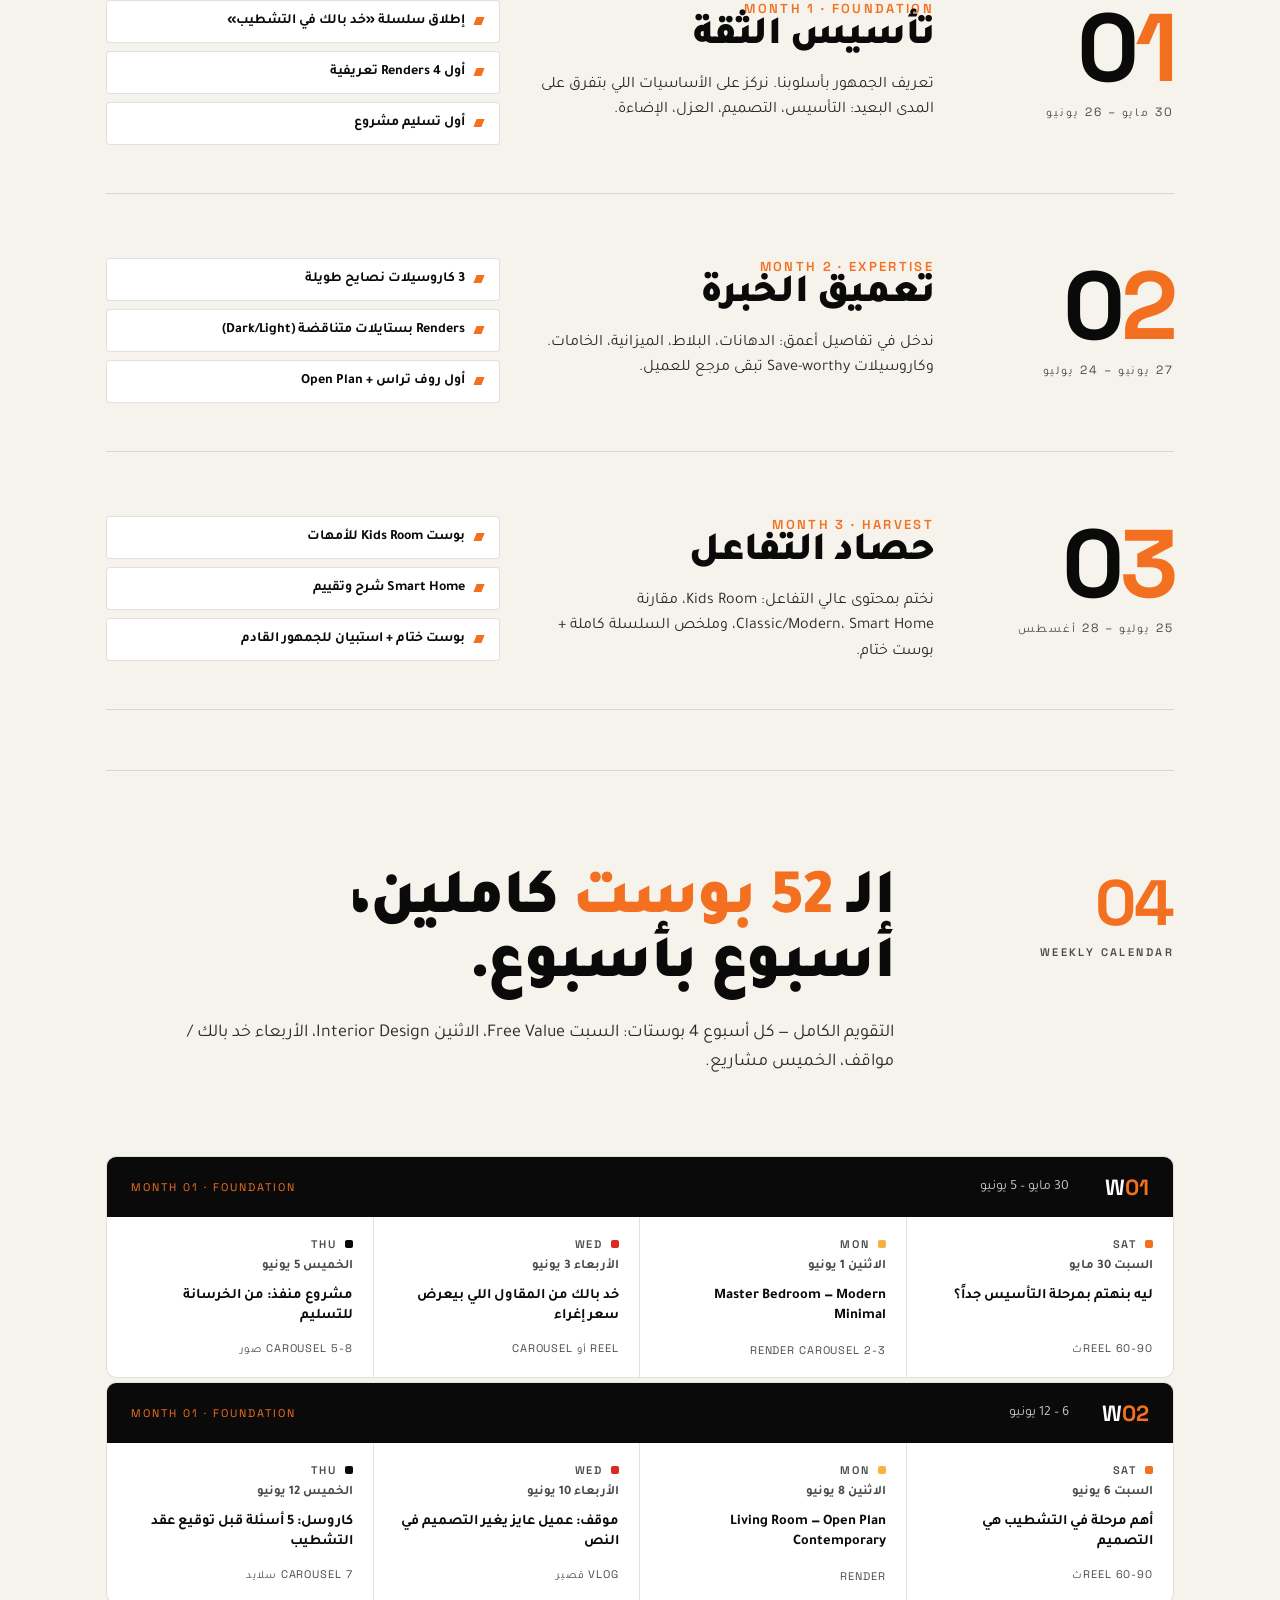
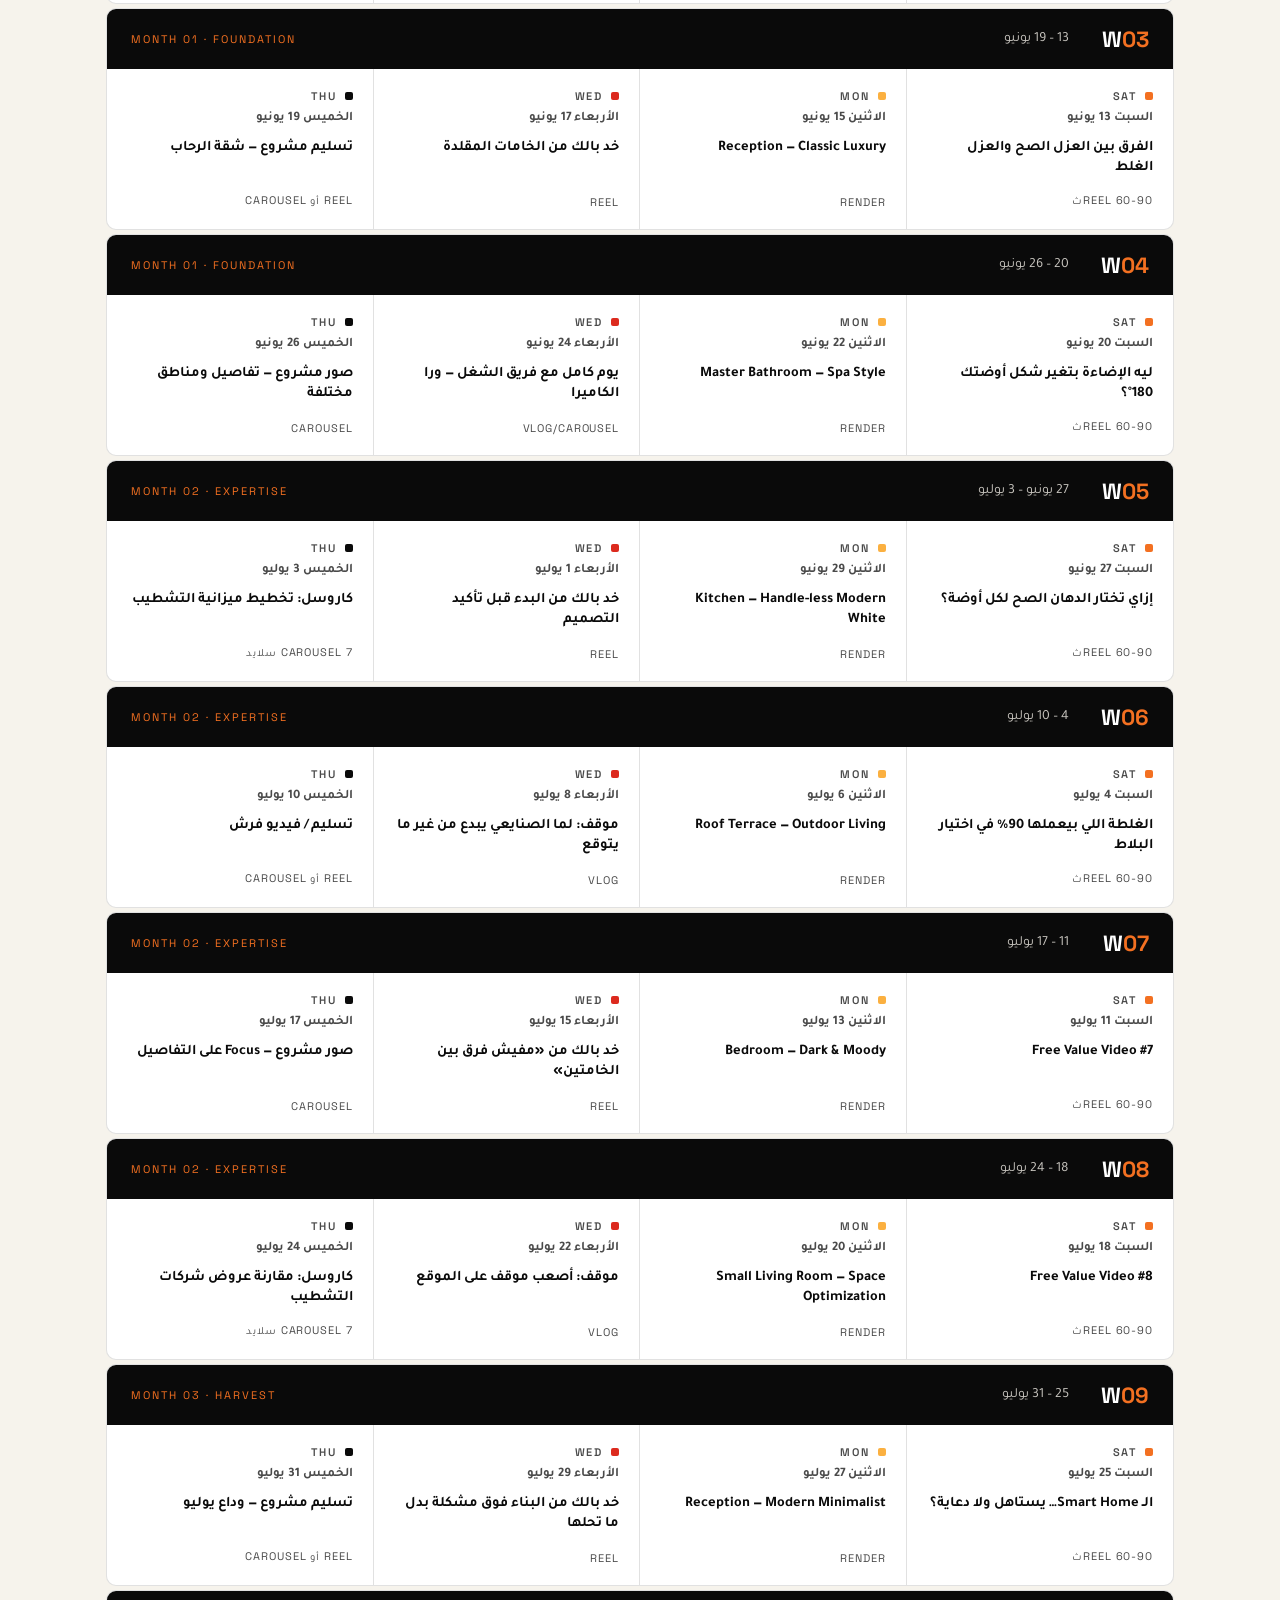
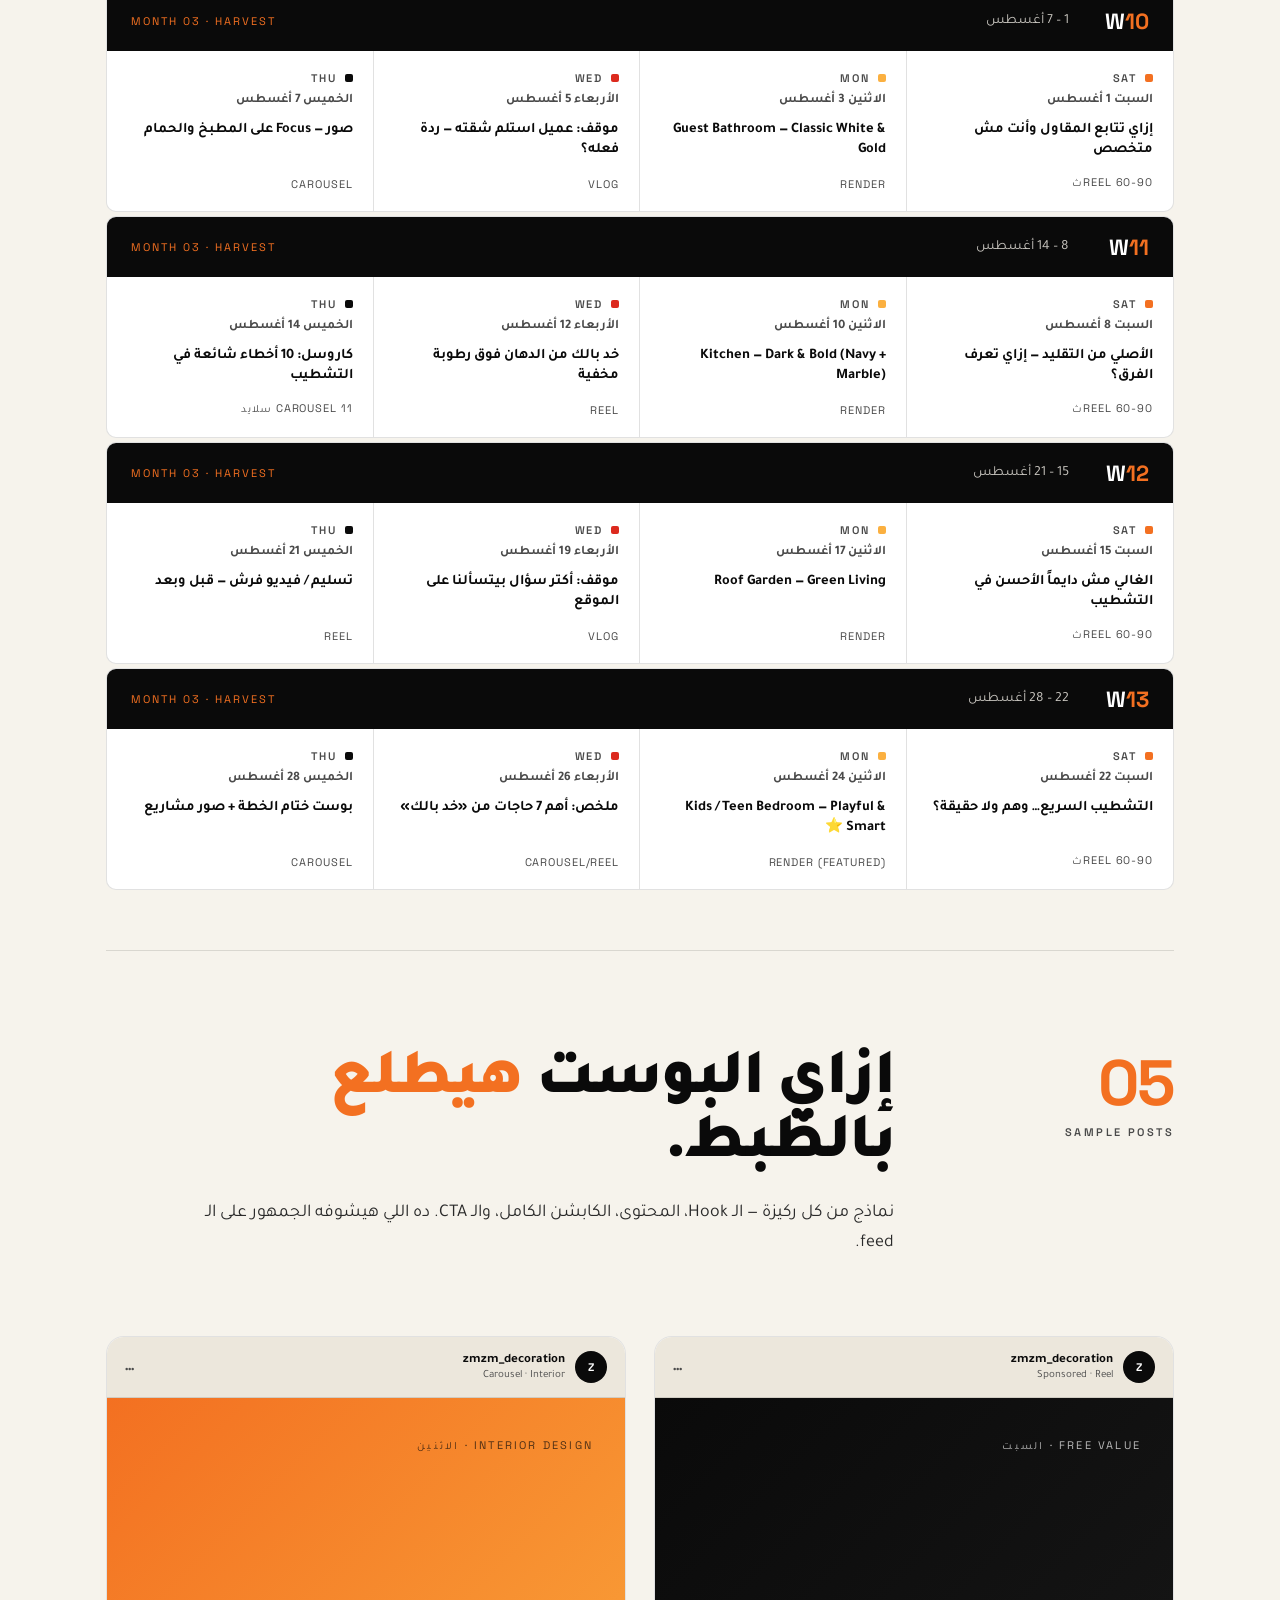
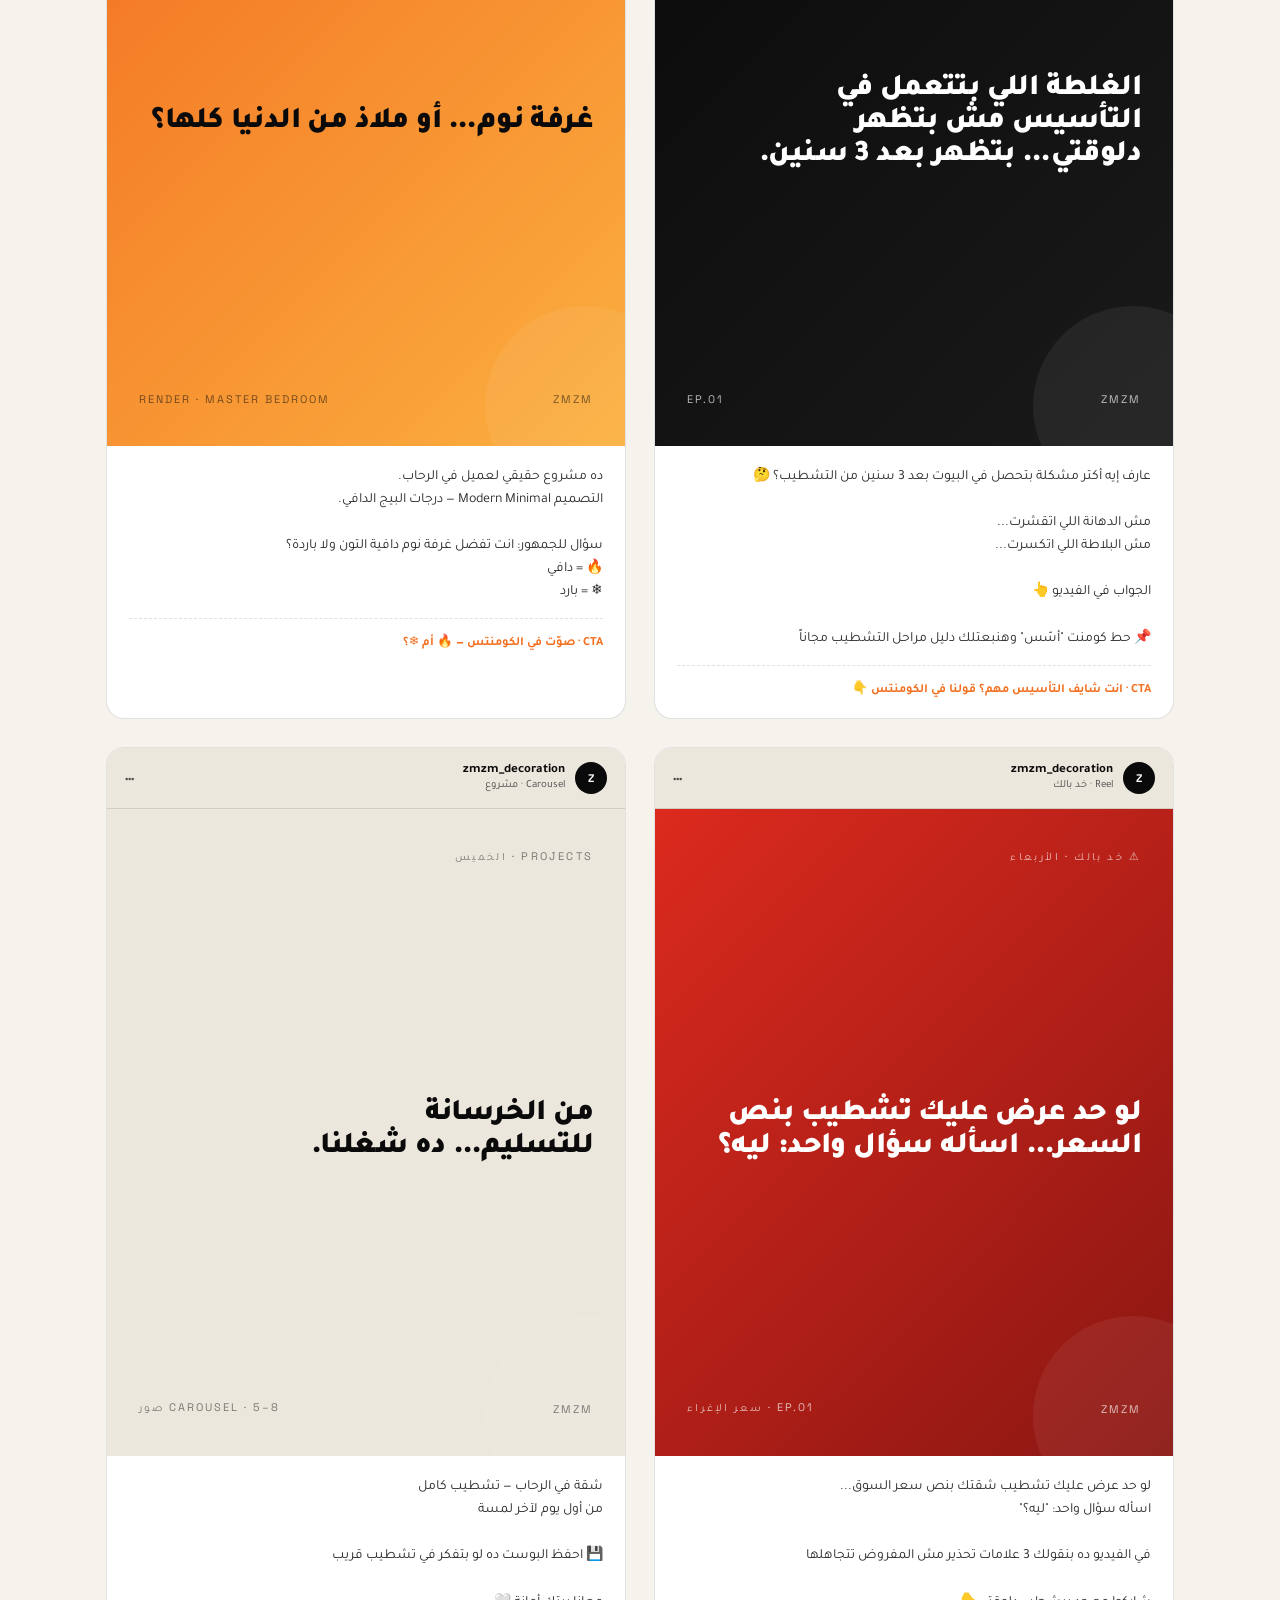
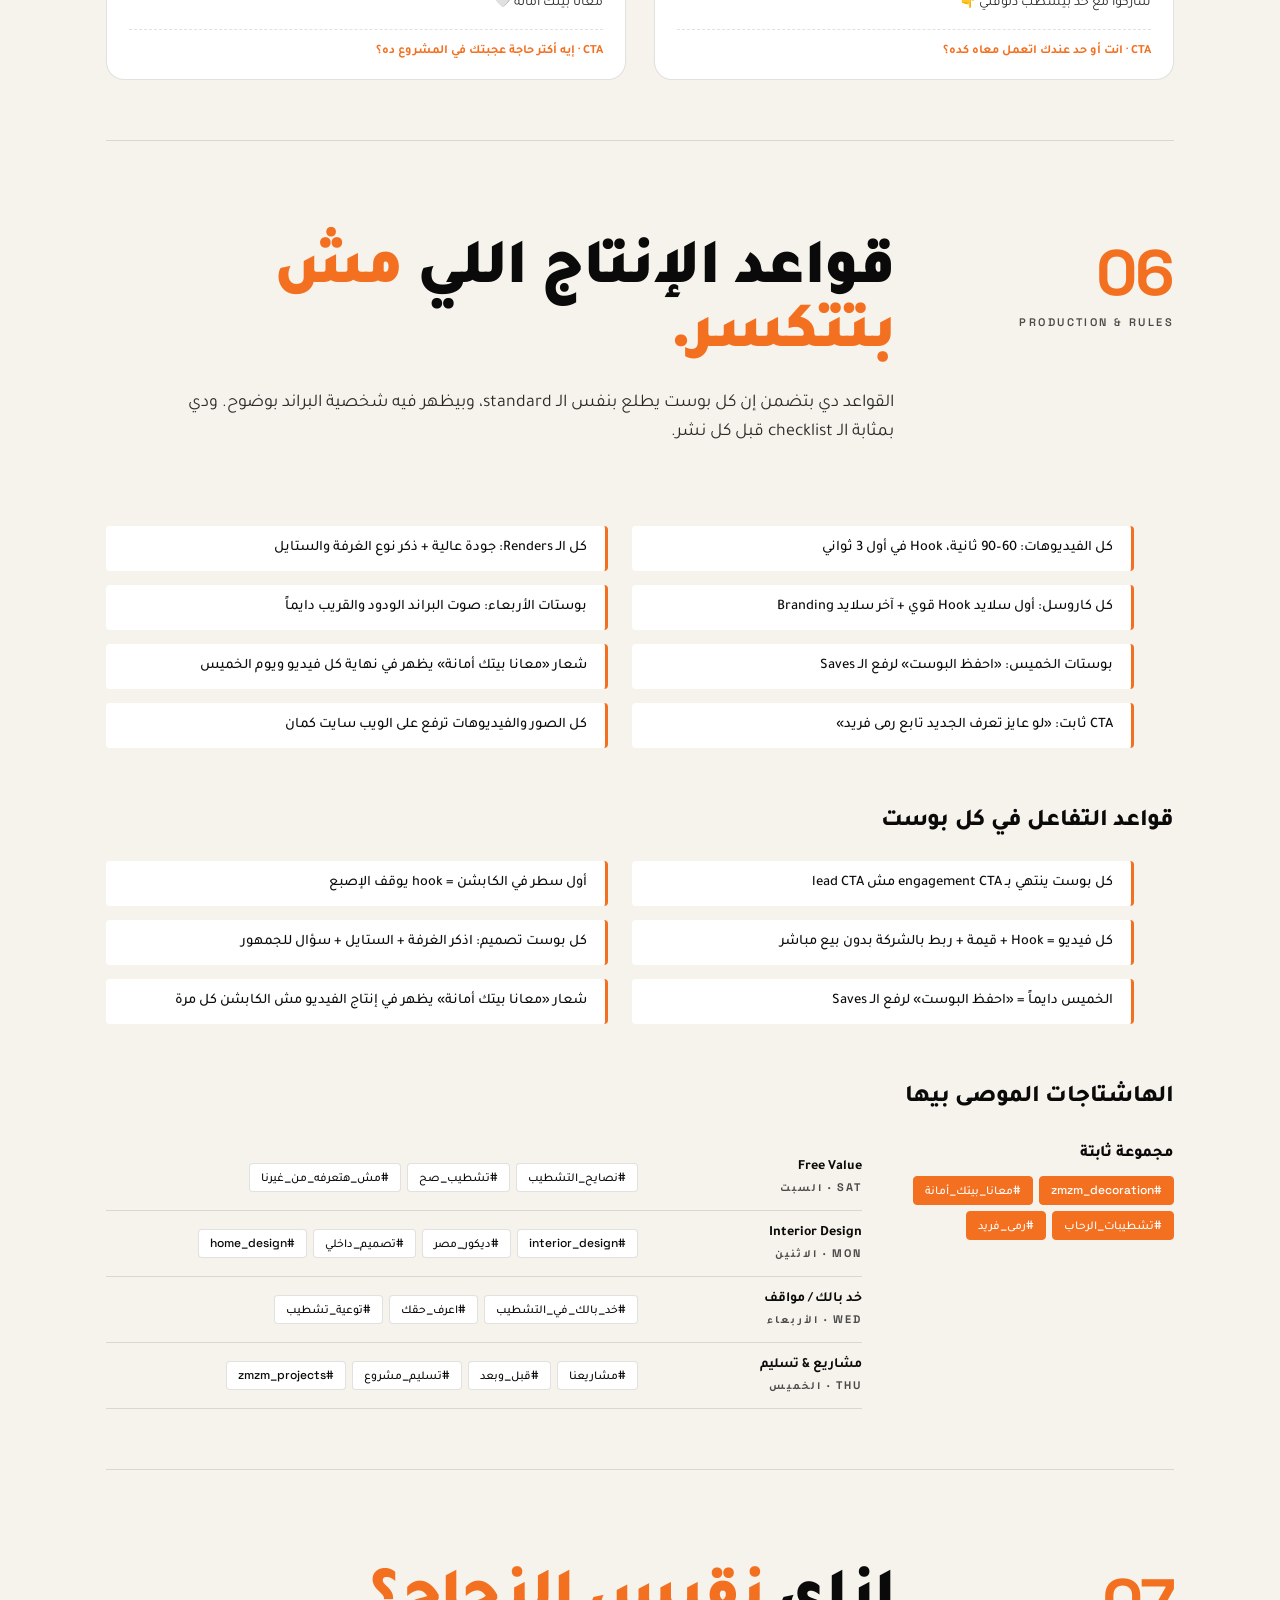
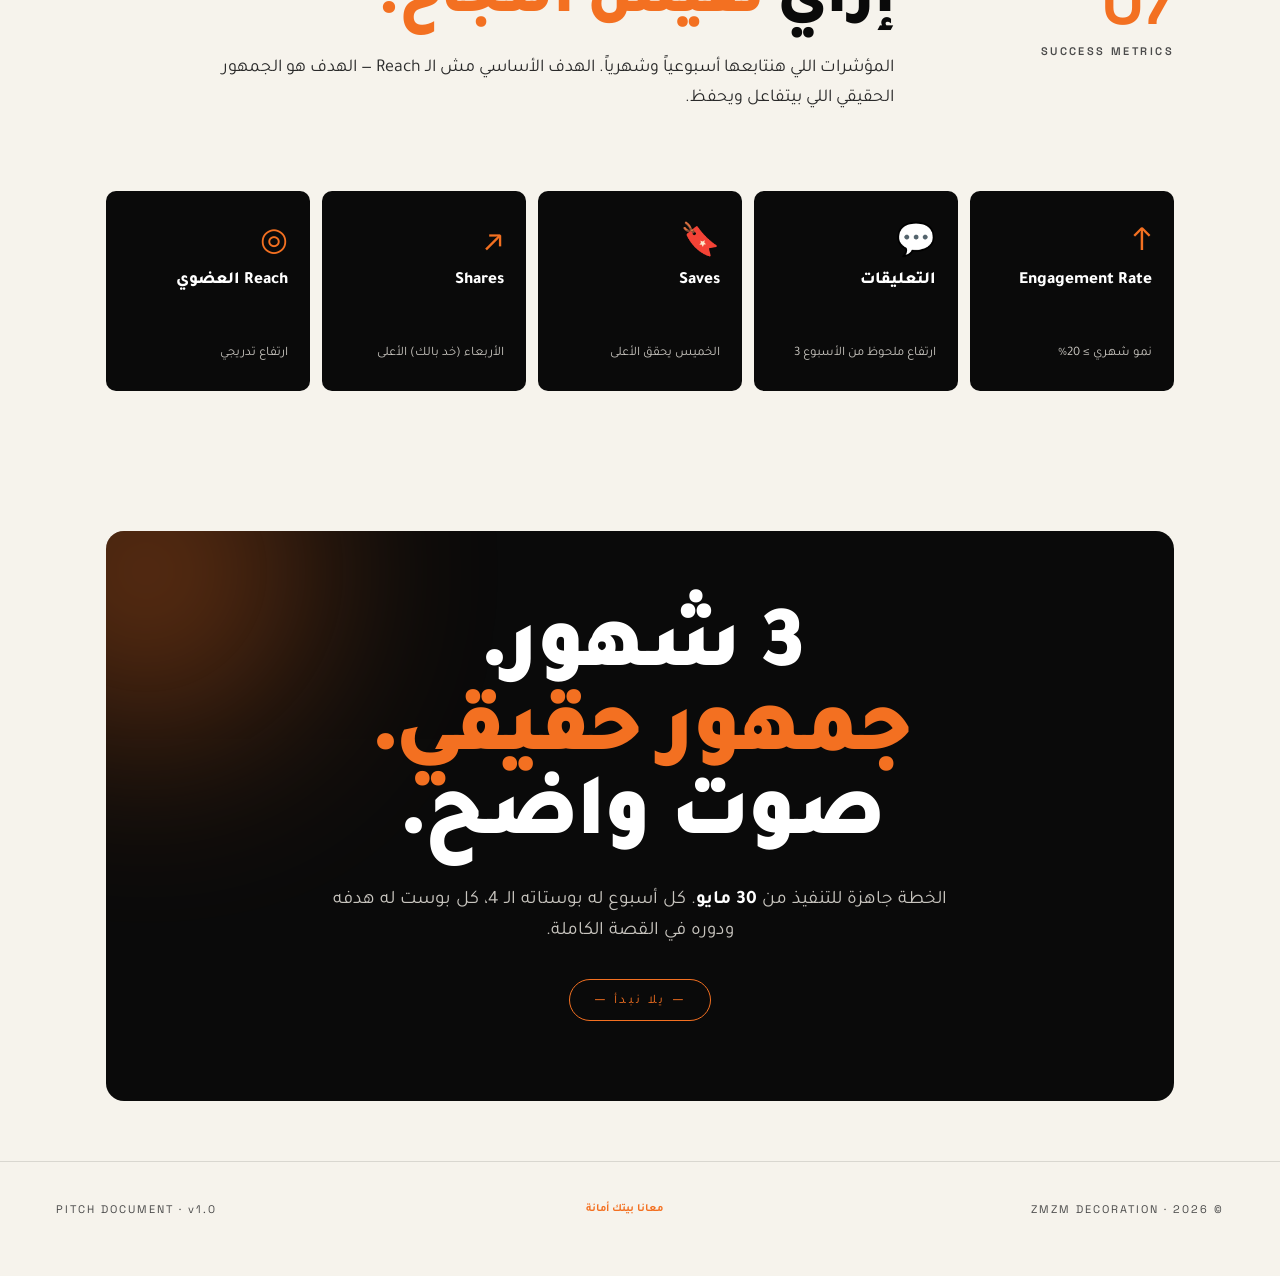
<file: Pitch Document.html>
<!doctype html>
<html lang="ar" dir="rtl">
<head>
<meta charset="utf-8">
<meta name="viewport" content="width=device-width,initial-scale=1">
<title>Pitch Document — ZMZM Decoration</title>
<link rel="stylesheet" href="brand.css">
<script src="data.js" defer></script>
<style>
  body { background: var(--paper); }

  /* ---- Sticky top bar ---- */
  .topbar {
    position: sticky; top: 0; z-index: 50;
    background: rgba(246,243,236,.92);
    backdrop-filter: blur(12px);
    border-bottom: 1px solid var(--hairline);
    padding: 18px 56px;
    display: flex; justify-content: space-between; align-items: center;
  }
  .topbar .right { display: flex; gap: 8px; align-items: center; }
  .topbar a.back {
    font-family: var(--font-en); font-size: 11px; letter-spacing: 0.18em;
    text-transform: uppercase; color: var(--ink-500);
    text-decoration: none; padding: 8px 14px; border-radius: 999px;
    border: 1px solid var(--hairline-strong);
  }
  .topbar a.back:hover { background: var(--ink); color: var(--white); border-color: var(--ink); }
  .topbar .pageno { font-family: var(--font-en); font-size: 12px;
    color: var(--ink-500); letter-spacing: 0.1em; }

  /* ---- Page container ---- */
  .page { max-width: 1180px; margin: 0 auto; padding: 0 56px; }

  /* ---- Cover ---- */
  .cover {
    min-height: calc(100vh - 80px);
    display: grid; grid-template-columns: 1.3fr 1fr; gap: 60px;
    align-items: center; padding: 60px 0 80px;
    position: relative;
  }
  .cover .label {
    font-family: var(--font-en); font-size: 12px; letter-spacing: 0.22em;
    text-transform: uppercase; color: var(--ink-500);
  }
  .cover .label::before { content: ''; display: inline-block; width: 32px; height: 1.5px;
    background: var(--orange); vertical-align: middle; margin-inline-end: 12px; }
  .cover h1 {
    font-size: clamp(64px, 9vw, 140px); line-height: 0.9; font-weight: 900;
    letter-spacing: -0.035em; margin: 28px 0 40px; text-wrap: balance;
  }
  .cover h1 .stroke {
    -webkit-text-stroke: 2.5px var(--ink); color: transparent;
  }
  .cover h1 .ink { color: var(--ink); }
  .cover h1 .o { color: var(--orange); }

  .cover .sublead {
    font-size: 21px; line-height: 1.55; color: var(--ink-700); max-width: 540px;
    margin-bottom: 36px;
  }
  .cover .for-block {
    display: flex; gap: 32px; align-items: flex-start;
    padding: 24px 0; border-top: 1px solid var(--ink);
    border-bottom: 1px solid var(--ink); max-width: 540px;
  }
  .for-block > div { flex: 1; }
  .for-block .k { font-family: var(--font-en); font-size: 10.5px; letter-spacing: 0.22em;
    text-transform: uppercase; color: var(--ink-500); margin-bottom: 6px; }
  .for-block .v { font-weight: 800; font-size: 16px; }

  .cover-side {
    position: relative;
    background: var(--ink); color: var(--white); border-radius: var(--r-lg);
    padding: 44px 36px; min-height: 540px;
    display: flex; flex-direction: column; justify-content: space-between;
    overflow: hidden;
  }
  .cover-side::after {
    content: ''; position: absolute; left: -80px; bottom: -80px;
    width: 240px; height: 240px; border-radius: 50%;
    background: var(--orange); filter: blur(80px); opacity: 0.5;
  }
  .cover-side .top { position: relative; z-index: 2; }
  .cover-side .top .num { font-family: var(--font-en); font-size: 13px;
    letter-spacing: 0.2em; color: var(--ink-300); }
  .cover-side .top h2 { font-size: 32px; line-height: 1.1; margin: 16px 0 0; font-weight: 800; }
  .cover-side .stats { display: grid; grid-template-columns: 1fr 1fr;
    gap: 32px 24px; position: relative; z-index: 2; }
  .cover-side .stat .n {
    font-family: var(--font-en); font-size: 64px; font-weight: 700;
    line-height: 1; letter-spacing: -0.02em;
  }
  .cover-side .stat .n .o { color: var(--orange); }
  .cover-side .stat .lbl { font-family: var(--font-en); font-size: 11px;
    letter-spacing: 0.2em; text-transform: uppercase; color: var(--ink-300); margin-top: 6px; }

  .cover-side .footer {
    position: relative; z-index: 2;
    padding-top: 20px; border-top: 1px solid var(--hairline-light);
    font-size: 13px; color: var(--ink-200);
  }
  .cover-side .footer strong { color: var(--orange); font-size: 16px;
    font-family: var(--font-ar); display: block; margin-bottom: 6px; }

  /* ---- Section ---- */
  section.s {
    padding: 100px 0 60px;
    border-top: 1px solid var(--hairline);
  }
  section.s > .head {
    display: grid; grid-template-columns: 240px 1fr; gap: 40px;
    margin-bottom: 60px; align-items: start;
  }
  section.s .label-col {
    display: flex; flex-direction: column; gap: 10px;
  }
  section.s .label-col .num {
    font-family: var(--font-en); font-size: 64px; font-weight: 700;
    line-height: 1; color: var(--orange); letter-spacing: -0.02em;
  }
  section.s .label-col .kicker {
    font-family: var(--font-en); font-size: 11px; letter-spacing: 0.22em;
    text-transform: uppercase; color: var(--ink-500); font-weight: 600;
  }
  section.s h2 {
    font-size: clamp(40px, 5vw, 64px); line-height: 1; margin: 0; font-weight: 900;
    letter-spacing: -0.025em;
  }
  section.s h2 .o { color: var(--orange); }
  section.s .head .desc {
    margin-top: 20px; font-size: 18px; line-height: 1.65; color: var(--ink-700);
    max-width: 720px;
  }

  /* ---- Strategy table ---- */
  .strategy-grid {
    display: grid; grid-template-columns: repeat(3, 1fr); gap: 24px;
  }
  .strat-card {
    background: var(--white); border: 1px solid var(--hairline);
    border-radius: var(--r-md); padding: 28px;
    transition: border-color .2s;
  }
  .strat-card:hover { border-color: var(--ink); }
  .strat-card .k { font-family: var(--font-en); font-size: 11px; letter-spacing: 0.22em;
    text-transform: uppercase; color: var(--orange); font-weight: 600; }
  .strat-card .v { font-size: 22px; line-height: 1.3; font-weight: 800; margin-top: 14px; }
  .strat-card .desc { font-size: 13.5px; color: var(--ink-500); line-height: 1.6; margin-top: 10px; }

  /* ---- Pillars ---- */
  .pillars { display: grid; grid-template-columns: 1fr 1fr; gap: 20px; }
  .pillar {
    background: var(--white); border: 1px solid var(--ink);
    border-radius: var(--r-lg); padding: 36px 32px;
    position: relative; overflow: hidden;
    display: flex; flex-direction: column; gap: 24px; min-height: 260px;
  }
  .pillar.dark { background: var(--ink); color: var(--white); }
  .pillar .head {
    display: flex; justify-content: space-between; align-items: start;
  }
  .pillar .head .day {
    font-family: var(--font-en); font-size: 14px; font-weight: 600;
    letter-spacing: 0.18em; color: var(--orange);
  }
  .pillar .head .day .ar { font-family: var(--font-ar); color: inherit;
    display: block; font-size: 16px; letter-spacing: 0; margin-top: 4px; }
  .pillar .head .day .ar { color: var(--ink); }
  .pillar.dark .head .day .ar { color: var(--white); }
  .pillar .num { font-family: var(--font-en); font-size: 56px;
    font-weight: 700; line-height: 1; color: var(--ink-200); }
  .pillar.dark .num { color: rgba(255,255,255,.16); }
  .pillar h3 { font-size: 36px; line-height: 1; margin: 0; font-weight: 900;
    letter-spacing: -0.02em; }
  .pillar .sub { color: var(--orange); font-weight: 700; font-size: 15px; margin-top: -8px; }
  .pillar p { margin: 0; font-size: 15px; line-height: 1.65; color: var(--ink-700); }
  .pillar.dark p { color: var(--ink-200); }
  .pillar .goal {
    margin-top: auto; padding-top: 20px; border-top: 1px solid var(--hairline);
    display: flex; justify-content: space-between; align-items: center;
    font-size: 13px;
  }
  .pillar.dark .goal { border-color: var(--hairline-light); }
  .pillar .goal .k { font-family: var(--font-en); font-size: 11px;
    letter-spacing: 0.18em; text-transform: uppercase; color: var(--ink-500); }
  .pillar.dark .goal .k { color: var(--ink-300); }
  .pillar .goal .v { font-weight: 700; }
  .pillar .corner {
    position: absolute; top: 28px; left: 28px; display: flex;
    flex-direction: column; gap: 4px; transform: skewX(-22deg);
  }
  .pillar .corner .b { height: 6px; border-radius: 1px; }

  /* ---- Months ---- */
  .months-grid { display: grid; gap: 24px; }
  .month-row {
    display: grid; grid-template-columns: 200px 1fr 1fr; gap: 40px;
    padding: 40px 0; border-bottom: 1px solid var(--hairline);
    align-items: start;
  }
  .month-row:first-child { border-top: 1px solid var(--hairline); }
  .month-row .left .n {
    font-family: var(--font-en); font-size: 96px; font-weight: 800; line-height: 1;
    letter-spacing: -0.04em; color: var(--ink);
  }
  .month-row .left .n .o { color: var(--orange); }
  .month-row .left .range { font-family: var(--font-en); font-size: 12px;
    letter-spacing: 0.16em; color: var(--ink-500); margin-top: 8px; }
  .month-row .mid h3 { font-size: 40px; line-height: 1; margin: 0 0 12px;
    font-weight: 900; letter-spacing: -0.02em; }
  .month-row .mid .en {
    font-family: var(--font-en); font-size: 13px; color: var(--orange);
    letter-spacing: 0.18em; text-transform: uppercase; font-weight: 600;
  }
  .month-row .mid p { font-size: 16px; line-height: 1.6; color: var(--ink-700);
    margin: 16px 0 0; }
  .month-row .right ul { list-style: none; padding: 0; margin: 0; }
  .month-row .right li {
    padding: 12px 16px; background: var(--white);
    border: 1px solid var(--hairline); border-radius: var(--r-sm);
    margin-bottom: 8px; font-size: 14px; font-weight: 600;
    display: flex; gap: 10px; align-items: center;
  }
  .month-row .right li::before {
    content: ''; flex: none; width: 8px; height: 8px; background: var(--orange);
    transform: skewX(-22deg);
  }

  /* ---- Weekly Calendar ---- */
  .calendar { display: grid; gap: 4px; }
  .calendar .wkrow {
    background: var(--white); border: 1px solid var(--hairline);
    border-radius: var(--r-md); overflow: hidden;
  }
  .calendar .wkhead {
    display: grid; grid-template-columns: 80px 200px 1fr;
    gap: 0; padding: 16px 24px;
    background: var(--ink); color: var(--white); align-items: center;
  }
  .calendar .wkhead .num {
    font-family: var(--font-en); font-size: 22px; font-weight: 700;
  }
  .calendar .wkhead .num .o { color: var(--orange); }
  .calendar .wkhead .range { font-size: 14px; color: var(--ink-200); }
  .calendar .wkhead .month-tag {
    justify-self: end; font-family: var(--font-en); font-size: 11px;
    letter-spacing: 0.18em; text-transform: uppercase; color: var(--orange);
  }
  .calendar .posts {
    display: grid; grid-template-columns: repeat(4, 1fr);
  }
  .calendar .post-cell {
    padding: 20px; border-inline-start: 1px solid var(--hairline);
    display: flex; flex-direction: column; gap: 8px; min-height: 160px;
  }
  .calendar .post-cell:first-child { border-inline-start: none; }
  .calendar .post-cell .day-tag {
    display: flex; align-items: center; gap: 8px;
    font-size: 11px; font-family: var(--font-en); letter-spacing: 0.16em;
    text-transform: uppercase; color: var(--ink-500); font-weight: 600;
  }
  .calendar .post-cell .day-tag .pill {
    width: 8px; height: 8px; border-radius: 2px;
  }
  .calendar .post-cell .date {
    font-size: 13px; color: var(--ink-500);
    font-family: var(--font-ar); font-weight: 700;
  }
  .calendar .post-cell .title { font-size: 14.5px; font-weight: 700; line-height: 1.35;
    color: var(--ink); margin-top: 4px; }
  .calendar .post-cell .format {
    margin-top: auto; font-size: 11px; color: var(--ink-500);
    font-family: var(--font-en); letter-spacing: 0.08em; text-transform: uppercase;
  }
  .pill-freevalue { background: var(--orange); }
  .pill-interior { background: var(--yellow); }
  .pill-watchout { background: var(--red); }
  .pill-projects { background: var(--ink); }

  /* ---- Sample posts ---- */
  .samples { display: grid; grid-template-columns: repeat(2, 1fr); gap: 28px; }
  .sample {
    background: var(--white); border: 1px solid var(--hairline);
    border-radius: var(--r-lg); overflow: hidden;
  }
  .sample .meta-bar {
    display: flex; justify-content: space-between; align-items: center;
    padding: 14px 18px; border-bottom: 1px solid var(--hairline);
    background: var(--paper-2);
  }
  .sample .meta-bar .left { display: flex; gap: 10px; align-items: center; }
  .sample .meta-bar .left .av {
    width: 32px; height: 32px; border-radius: 50%; background: var(--ink);
    color: var(--white); display: flex; align-items: center; justify-content: center;
    font-family: var(--font-en); font-weight: 800; font-size: 11px;
  }
  .sample .meta-bar .handle { font-size: 13px; font-weight: 700; }
  .sample .meta-bar .handle small { display: block; color: var(--ink-500);
    font-weight: 400; font-size: 11px; }
  .sample .preview {
    aspect-ratio: 4/5;
    background: linear-gradient(135deg, var(--ink) 0%, #1a1a1a 100%);
    color: var(--white); padding: 40px 32px;
    display: flex; flex-direction: column; justify-content: space-between;
    position: relative; overflow: hidden;
  }
  .sample .preview.yellow { background: linear-gradient(135deg, var(--orange), var(--yellow)); }
  .sample .preview.red { background: linear-gradient(135deg, var(--red), #8a1612); }
  .sample .preview.paper { background: var(--paper-2); color: var(--ink); }

  .sample .preview::after {
    content: ''; position: absolute; right: -60px; bottom: -60px;
    width: 200px; height: 200px; border-radius: 50%;
    background: rgba(255,255,255,0.06);
  }
  .sample .preview .tag {
    font-family: var(--font-en); font-size: 11px; letter-spacing: 0.2em;
    text-transform: uppercase; opacity: .7;
  }
  .sample .preview .hook {
    font-size: 30px; line-height: 1.1; font-weight: 900;
    letter-spacing: -0.02em; text-wrap: balance; position: relative; z-index: 2;
  }
  .sample .preview .brand-line {
    position: relative; z-index: 2;
    display: flex; justify-content: space-between; align-items: end;
    font-family: var(--font-en); font-size: 11px; opacity: 0.7;
    letter-spacing: 0.18em;
  }
  .sample .body { padding: 20px 22px; }
  .sample .body .caption { font-size: 14px; line-height: 1.65; color: var(--ink-700);
    white-space: pre-wrap; }
  .sample .body .cta {
    margin-top: 14px; padding-top: 14px; border-top: 1px dashed var(--hairline);
    font-size: 12.5px; color: var(--orange); font-weight: 700;
  }

  /* ---- Lists / production ---- */
  .prod-list { display: grid; grid-template-columns: 1fr 1fr; gap: 14px 24px; }
  .prod-list li {
    list-style: none; padding: 14px 18px;
    background: var(--white); border-inline-start: 3px solid var(--orange);
    border-radius: var(--r-sm);
    font-size: 14.5px; font-weight: 500;
  }

  .hash-grid { display: grid; grid-template-columns: 280px 1fr; gap: 32px;
    padding-top: 8px; }
  .hash-grid h4 { margin: 0 0 12px; font-size: 16px; }
  .hash-line { display: flex; flex-wrap: wrap; gap: 6px; }
  .hash {
    font-family: var(--font-en); font-size: 12px; padding: 5px 11px;
    background: var(--white); border: 1px solid var(--hairline); border-radius: 4px;
    color: var(--ink); font-weight: 500;
  }
  .hash.orange { background: var(--orange); color: var(--white); border-color: var(--orange); }
  .hash-row { padding: 14px 0; border-bottom: 1px solid var(--hairline);
    display: grid; grid-template-columns: 200px 1fr; gap: 24px; align-items: center; }
  .hash-row .lbl { font-weight: 700; font-size: 14px; }
  .hash-row .lbl small { display: block; font-family: var(--font-en); font-size: 11px;
    letter-spacing: 0.18em; color: var(--ink-500); margin-top: 4px; }

  /* ---- KPIs ---- */
  .kpis { display: grid; grid-template-columns: repeat(5, 1fr); gap: 12px; }
  .kpi {
    background: var(--ink); color: var(--white); padding: 28px 22px;
    border-radius: var(--r-md);
    display: flex; flex-direction: column; gap: 12px; min-height: 200px;
  }
  .kpi .icn {
    font-family: var(--font-en); font-size: 32px; color: var(--orange);
  }
  .kpi .m { font-size: 17px; font-weight: 800; }
  .kpi .t { margin-top: auto; font-size: 13px; color: var(--ink-200); line-height: 1.5; }

  /* ---- Closing ---- */
  .closing {
    margin: 80px 0 0; padding: 80px 60px;
    background: var(--ink); color: var(--white); border-radius: var(--r-lg);
    text-align: center; position: relative; overflow: hidden;
  }
  .closing::before {
    content: ''; position: absolute; top: -120px; left: -120px;
    width: 320px; height: 320px; border-radius: 50%;
    background: var(--orange); filter: blur(100px); opacity: 0.4;
  }
  .closing h2 {
    font-size: clamp(48px, 7vw, 88px); margin: 0 0 24px; font-weight: 900;
    line-height: 0.95; letter-spacing: -0.025em; position: relative;
  }
  .closing h2 .o { color: var(--orange); }
  .closing p { font-size: 19px; line-height: 1.6; max-width: 640px; margin: 0 auto 32px;
    color: var(--ink-200); position: relative; }
  .closing .stamp {
    position: relative; display: inline-block;
    font-family: var(--font-en); font-size: 13px; letter-spacing: 0.2em;
    color: var(--orange); padding: 10px 24px; border: 1.5px solid var(--orange);
    border-radius: 999px;
  }

  footer.foot {
    padding: 40px 56px 60px; border-top: 1px solid var(--hairline);
    display: flex; justify-content: space-between; align-items: center;
    font-family: var(--font-en); font-size: 11px; letter-spacing: 0.18em;
    color: var(--ink-500); margin-top: 60px;
  }

  @media (max-width: 980px) {
    .cover { grid-template-columns: 1fr; }
    .strategy-grid, .pillars, .samples, .prod-list { grid-template-columns: 1fr; }
    .month-row { grid-template-columns: 1fr; gap: 20px; }
    .kpis { grid-template-columns: 1fr 1fr; }
    .calendar .posts { grid-template-columns: 1fr 1fr; }
    section.s > .head { grid-template-columns: 1fr; gap: 16px; }
    .page { padding: 0 24px; }
    .topbar { padding: 16px 24px; }
  }
</style>
</head>
<body data-screen-label="00 Pitch Document">

<header class="topbar">
  <a class="zmzm-mark" href="index.html">
    <div class="bars">
      <div class="bar b1"></div><div class="bar b2"></div><div class="bar b3"></div>
    </div>
    <div class="wordmark">ZMZM<small>DECORATION</small></div>
  </a>
  <div class="right">
    <span class="pageno">PITCH DOCUMENT · 02</span>
    <a class="back" href="index.html">← الرجوع</a>
  </div>
</header>

<main class="page">

  <!-- ==================== COVER ==================== -->
  <section class="cover" data-screen-label="01 Cover">
    <div>
      <div class="label">CONTENT MARKETING PLAN</div>
      <h1 class="display">
        <span class="ink">معانا</span><br>
        <span class="o">بيتك</span><br>
        <span class="stroke">أمانة.</span>
      </h1>
      <p class="sublead">
        خطة محتوى متكاملة لمدة <strong>3 شهور</strong> على Facebook · Instagram · YouTube.
        نبني الثقة من غير بيع مباشر، ونتكلم مع جمهور الرحاب بصوت خبير قريب.
      </p>
      <div class="for-block">
        <div>
          <div class="k">For</div>
          <div class="v">ZMZM Decoration</div>
        </div>
        <div>
          <div class="k">Period</div>
          <div class="v">مايو → أغسطس 2026</div>
        </div>
        <div>
          <div class="k">By</div>
          <div class="v">رمى فريد</div>
        </div>
      </div>
    </div>

    <aside class="cover-side">
      <div class="top">
        <div class="num">— THE PLAN AT A GLANCE</div>
        <h2>52 بوست،<br>13 أسبوع،<br>4 ركائز محتوى.</h2>
      </div>
      <div class="stats">
        <div class="stat"><div class="n">52<span class="o">/</span></div><div class="lbl">Posts</div></div>
        <div class="stat"><div class="n">13<span class="o">w</span></div><div class="lbl">Weeks</div></div>
        <div class="stat"><div class="n">4<span class="o">×</span></div><div class="lbl">Pillars</div></div>
        <div class="stat"><div class="n">3<span class="o">m</span></div><div class="lbl">Months</div></div>
      </div>
      <div class="footer">
        <strong>معانا بيتك أمانة</strong>
        Class A / B / B+ — الرحاب · Engagement-first
      </div>
    </aside>
  </section>

  <!-- ==================== 01 STRATEGY ==================== -->
  <section class="s" data-screen-label="02 Strategy">
    <div class="head">
      <div class="label-col">
        <div class="num">01</div>
        <div class="kicker">STRATEGY OVERVIEW</div>
      </div>
      <div>
        <h2>قواعد <span class="o">الـ Brand</span> اللي بنشتغل عليها.</h2>
        <p class="desc">
          قبل أي محتوى، فيه قواعد أساسية تحكم النبرة، الجمهور، والمنصات. كل بوست هنعمله الـ 3 شهور دول هيتحاسب على القواعد دي.
        </p>
      </div>
    </div>

    <div class="strategy-grid" id="strategy-grid"></div>
  </section>

  <!-- ==================== 02 PILLARS ==================== -->
  <section class="s" data-screen-label="03 Content Pillars">
    <div class="head">
      <div class="label-col">
        <div class="num">02</div>
        <div class="kicker">CONTENT PILLARS</div>
      </div>
      <div>
        <h2>أربع ركائز.<br><span class="o">أربع أيام</span> في الأسبوع.</h2>
        <p class="desc">
          نظام أسبوعي ثابت يخلي الجمهور يعرف يتوقع منا إيه. كل ركيزة ليها هدف واضح وصوت مختلف — بس كلها بترجع لنفس الـ DNA.
        </p>
      </div>
    </div>

    <div class="pillars" id="pillars"></div>
  </section>

  <!-- ==================== 03 MONTHS ==================== -->
  <section class="s" data-screen-label="04 Monthly Themes">
    <div class="head">
      <div class="label-col">
        <div class="num">03</div>
        <div class="kicker">MONTHLY BREAKDOWN</div>
      </div>
      <div>
        <h2>3 شهور.<br><span class="o">3 ثيمات</span> متصاعدة.</h2>
        <p class="desc">
          كل شهر له ثيم يبني على اللي قبله. نبدأ بـ تأسيس الثقة، نعمق الخبرة، ونحصد التفاعل في النهاية.
        </p>
      </div>
    </div>

    <div class="months-grid" id="months"></div>
  </section>

  <!-- ==================== 04 CALENDAR ==================== -->
  <section class="s" data-screen-label="05 Weekly Calendar">
    <div class="head">
      <div class="label-col">
        <div class="num">04</div>
        <div class="kicker">WEEKLY CALENDAR</div>
      </div>
      <div>
        <h2>الـ <span class="o">52 بوست</span> كاملين،<br>أسبوع بأسبوع.</h2>
        <p class="desc">
          التقويم الكامل — كل أسبوع 4 بوستات: السبت Free Value، الاثنين Interior Design، الأربعاء خد بالك / مواقف، الخميس مشاريع.
        </p>
      </div>
    </div>

    <div class="calendar" id="calendar"></div>
  </section>

  <!-- ==================== 05 SAMPLES ==================== -->
  <section class="s" data-screen-label="06 Sample Posts">
    <div class="head">
      <div class="label-col">
        <div class="num">05</div>
        <div class="kicker">SAMPLE POSTS</div>
      </div>
      <div>
        <h2>إزاي البوست <span class="o">هيطلع</span> بالظبط.</h2>
        <p class="desc">
          نماذج من كل ركيزة — الـ Hook، المحتوى، الكابشن الكامل، والـ CTA. ده اللي هيشوفه الجمهور على الـ feed.
        </p>
      </div>
    </div>

    <div class="samples">
      <div class="sample">
        <div class="meta-bar">
          <div class="left">
            <div class="av">Z</div>
            <div class="handle">zmzm_decoration<small>Sponsored · Reel</small></div>
          </div>
          <div style="font-family:var(--font-en);font-size:18px;color:var(--ink-500)">···</div>
        </div>
        <div class="preview">
          <div>
            <div class="tag">FREE VALUE · السبت</div>
          </div>
          <div class="hook">الغلطة اللي بتتعمل في التأسيس مش بتظهر دلوقتي… بتظهر بعد 3 سنين.</div>
          <div class="brand-line"><span>ZMZM</span><span>EP.01</span></div>
        </div>
        <div class="body">
          <div class="caption">عارف إيه أكتر مشكلة بتحصل في البيوت بعد 3 سنين من التشطيب؟ 🤔

مش الدهانة اللي اتقشرت...
مش البلاطة اللي اتكسرت...

الجواب في الفيديو 👆

📌 حط كومنت "أسّس" وهنبعتلك دليل مراحل التشطيب مجاناً</div>
          <div class="cta">CTA · انت شايف التأسيس مهم؟ قولنا في الكومنتس 👇</div>
        </div>
      </div>

      <div class="sample">
        <div class="meta-bar">
          <div class="left">
            <div class="av">Z</div>
            <div class="handle">zmzm_decoration<small>Carousel · Interior</small></div>
          </div>
          <div style="font-family:var(--font-en);font-size:18px;color:var(--ink-500)">···</div>
        </div>
        <div class="preview yellow">
          <div>
            <div class="tag" style="color:var(--ink)">INTERIOR DESIGN · الاثنين</div>
          </div>
          <div class="hook" style="color:var(--ink)">غرفة نوم… أو ملاذ من الدنيا كلها؟</div>
          <div class="brand-line" style="color:var(--ink);opacity:.55"><span>ZMZM</span><span>RENDER · MASTER BEDROOM</span></div>
        </div>
        <div class="body">
          <div class="caption">ده مشروع حقيقي لعميل في الرحاب.
التصميم Modern Minimal — درجات البيج الدافي.

سؤال للجمهور: انت تفضل غرفة نوم دافية التون ولا باردة؟
🔥 = دافي
❄️ = بارد</div>
          <div class="cta">CTA · صوّت في الكومنتس — 🔥 أم ❄️؟</div>
        </div>
      </div>

      <div class="sample">
        <div class="meta-bar">
          <div class="left">
            <div class="av">Z</div>
            <div class="handle">zmzm_decoration<small>Reel · خد بالك</small></div>
          </div>
          <div style="font-family:var(--font-en);font-size:18px;color:var(--ink-500)">···</div>
        </div>
        <div class="preview red">
          <div>
            <div class="tag">⚠️ خد بالك · الأربعاء</div>
          </div>
          <div class="hook">لو حد عرض عليك تشطيب بنص السعر… اسأله سؤال واحد: ليه؟</div>
          <div class="brand-line"><span>ZMZM</span><span>EP.01 · سعر الإغراء</span></div>
        </div>
        <div class="body">
          <div class="caption">لو حد عرض عليك تشطيب شقتك بنص سعر السوق...
اسأله سؤال واحد: "ليه؟"

في الفيديو ده بنقولك 3 علامات تحذير مش المفروض تتجاهلها

شاركوا مع حد بيشطب دلوقتي 👇</div>
          <div class="cta">CTA · انت أو حد عندك اتعمل معاه كده؟</div>
        </div>
      </div>

      <div class="sample">
        <div class="meta-bar">
          <div class="left">
            <div class="av">Z</div>
            <div class="handle">zmzm_decoration<small>Carousel · مشروع</small></div>
          </div>
          <div style="font-family:var(--font-en);font-size:18px;color:var(--ink-500)">···</div>
        </div>
        <div class="preview paper">
          <div>
            <div class="tag" style="color:var(--ink-500)">PROJECTS · الخميس</div>
          </div>
          <div class="hook">من الخرسانة للتسليم… ده شغلنا.</div>
          <div class="brand-line" style="color:var(--ink-500)"><span>ZMZM</span><span>CAROUSEL · 5–8 صور</span></div>
        </div>
        <div class="body">
          <div class="caption">شقة في الرحاب — تشطيب كامل
من أول يوم لآخر لمسة

💾 احفظ البوست ده لو بتفكر في تشطيب قريب

معانا بيتك أمانة 🤍</div>
          <div class="cta">CTA · إيه أكتر حاجة عجبتك في المشروع ده؟</div>
        </div>
      </div>
    </div>
  </section>

  <!-- ==================== 06 PRODUCTION ==================== -->
  <section class="s" data-screen-label="07 Production">
    <div class="head">
      <div class="label-col">
        <div class="num">06</div>
        <div class="kicker">PRODUCTION & RULES</div>
      </div>
      <div>
        <h2>قواعد الإنتاج اللي <span class="o">مش بتتكسر.</span></h2>
        <p class="desc">
          القواعد دي بتضمن إن كل بوست يطلع بنفس الـ standard، وبيظهر فيه شخصية البراند بوضوح. ودي بمثابة الـ checklist قبل كل نشر.
        </p>
      </div>
    </div>

    <ul class="prod-list" id="prod-list"></ul>

    <h3 style="margin-top:60px;font-size:24px">قواعد التفاعل في كل بوست</h3>
    <ul class="prod-list" id="rules-list" style="margin-top:20px"></ul>

    <h3 style="margin-top:60px;font-size:24px">الهاشتاجات الموصى بيها</h3>
    <div class="hash-grid" style="margin-top:24px">
      <div>
        <h4>مجموعة ثابتة</h4>
        <div class="hash-line" id="hash-constant"></div>
      </div>
      <div id="hash-by-pillar"></div>
    </div>
  </section>

  <!-- ==================== 07 KPIs ==================== -->
  <section class="s" data-screen-label="08 KPIs">
    <div class="head">
      <div class="label-col">
        <div class="num">07</div>
        <div class="kicker">SUCCESS METRICS</div>
      </div>
      <div>
        <h2>إزاي <span class="o">نقيس النجاح؟</span></h2>
        <p class="desc">
          المؤشرات اللي هنتابعها أسبوعياً وشهرياً. الهدف الأساسي مش الـ Reach — الهدف هو الجمهور الحقيقي اللي بيتفاعل ويحفظ.
        </p>
      </div>
    </div>
    <div class="kpis" id="kpis"></div>
  </section>

  <!-- ==================== CLOSING ==================== -->
  <section data-screen-label="09 Closing">
    <div class="closing">
      <h2>3 شهور.<br><span class="o">جمهور حقيقي.</span><br>صوت واضح.</h2>
      <p>الخطة جاهزة للتنفيذ من <strong style="color:#fff">30 مايو</strong>. كل أسبوع له بوستاته الـ 4، كل بوست له هدفه ودوره في القصة الكاملة.</p>
      <div class="stamp">— يلا نبدأ —</div>
    </div>
  </section>

</main>

<footer class="foot">
  <span>© ZMZM DECORATION · 2026</span>
  <span style="color:var(--orange);font-family:var(--font-ar);font-weight:700;letter-spacing:0">معانا بيتك أمانة</span>
  <span>PITCH DOCUMENT · v1.0</span>
</footer>

<script>
window.addEventListener('DOMContentLoaded', () => {
  const P = window.PLAN;

  // Strategy
  const strategy = [
    { k: 'Brand', v: P.meta.brand, d: P.meta.slogan },
    { k: 'Audience', v: 'الرحاب', d: 'Class A · B · B+' },
    { k: 'Tone', v: 'ودودة وقريبة', d: 'خبير يتكلم مع صاحبه — مش بيع، توعية' },
    { k: 'Platforms', v: 'Facebook · IG · YouTube', d: 'محتوى مكيّف لكل منصة' },
    { k: 'Goal', v: 'Engagement + Audience', d: 'بناء جمهور حقيقي بدون lead funnel' },
    { k: 'CTA', v: P.meta.cta, d: 'CTA ثابت في نهاية كل قطعة محتوى' }
  ];
  document.getElementById('strategy-grid').innerHTML = strategy.map(s => `
    <div class="strat-card">
      <div class="k">${s.k}</div>
      <div class="v">${s.v}</div>
      <div class="desc">${s.d}</div>
    </div>
  `).join('');

  // Pillars
  const pillarBars = {
    freevalue: ['var(--orange)','var(--yellow)','var(--red)'],
    interior:  ['var(--yellow)','var(--orange)','var(--red)'],
    watchout:  ['var(--red)','var(--orange)','var(--yellow)'],
    projects:  ['var(--ink)','var(--orange)','var(--yellow)']
  };
  document.getElementById('pillars').innerHTML = P.pillars.map((p, i) => {
    const dark = i % 3 === 2;
    const bars = pillarBars[p.key];
    return `
    <div class="pillar ${dark ? 'dark' : ''}">
      <div class="corner">
        <div class="b" style="width:28px;background:${bars[0]}"></div>
        <div class="b" style="width:36px;background:${bars[1]}"></div>
        <div class="b" style="width:20px;background:${bars[2]}"></div>
      </div>
      <div class="head">
        <div class="day">${p.dayEn}<span class="ar">${p.day}</span></div>
        <div class="num">${String(i+1).padStart(2,'0')}</div>
      </div>
      <div>
        <h3>${p.title}</h3>
        <div class="sub">${p.sub}</div>
      </div>
      <p>${p.desc}</p>
      <div class="goal">
        <div class="k">GOAL</div>
        <div class="v">${p.goal}</div>
        <div style="font-family:var(--font-en);font-weight:700;color:var(--orange)">${p.count} بوست</div>
      </div>
    </div>
    `;
  }).join('');

  // Months
  document.getElementById('months').innerHTML = P.months.map(m => `
    <div class="month-row">
      <div class="left">
        <div class="n">0<span class="o">${m.n}</span></div>
        <div class="range">${m.range.toUpperCase()}</div>
      </div>
      <div class="mid">
        <div class="en">MONTH ${m.n} · ${m.themeEn}</div>
        <h3>${m.theme}</h3>
        <p>${m.desc}</p>
      </div>
      <div class="right">
        <ul>${m.highlights.map(h => `<li>${h}</li>`).join('')}</ul>
      </div>
    </div>
  `).join('');

  // Calendar
  const monthLabel = (n) => n === 1 ? 'MONTH 01 · Foundation' : n === 2 ? 'MONTH 02 · Expertise' : 'MONTH 03 · Harvest';
  document.getElementById('calendar').innerHTML = P.weeks.map(w => `
    <div class="wkrow">
      <div class="wkhead">
        <div class="num">W<span class="o">${String(w.n).padStart(2,'0')}</span></div>
        <div class="range">${w.range}</div>
        <div class="month-tag">${monthLabel(w.month)}</div>
      </div>
      <div class="posts">
        ${w.posts.map(post => `
          <div class="post-cell">
            <div class="day-tag">
              <span class="pill pill-${post.pillar}"></span>
              ${window.PILLAR_BY_KEY[post.pillar].dayEn}
            </div>
            <div class="date">${post.day} ${post.date}</div>
            <div class="title">${post.title}</div>
            <div class="format">${post.format}</div>
          </div>
        `).join('')}
      </div>
    </div>
  `).join('');

  // Production
  document.getElementById('prod-list').innerHTML = P.production.map(p => `<li>${p}</li>`).join('');
  document.getElementById('rules-list').innerHTML = P.rules.map(p => `<li>${p}</li>`).join('');

  // Hashtags
  document.getElementById('hash-constant').innerHTML = P.hashtags.constant.map(h => `<span class="hash orange">${h}</span>`).join('');
  document.getElementById('hash-by-pillar').innerHTML = Object.entries(P.hashtags.byPillar).map(([k, hs]) => {
    const p = window.PILLAR_BY_KEY[k];
    return `
      <div class="hash-row">
        <div class="lbl">${p.title}<small>${p.dayEn} · ${p.day}</small></div>
        <div class="hash-line">${hs.map(h => `<span class="hash">${h}</span>`).join('')}</div>
      </div>
    `;
  }).join('');

  // KPIs
  document.getElementById('kpis').innerHTML = P.kpis.map(k => `
    <div class="kpi">
      <div class="icn">${k.icon}</div>
      <div class="m">${k.metric}</div>
      <div class="t">${k.target}</div>
    </div>
  `).join('');
});
</script>
</body>
</html>
</file>
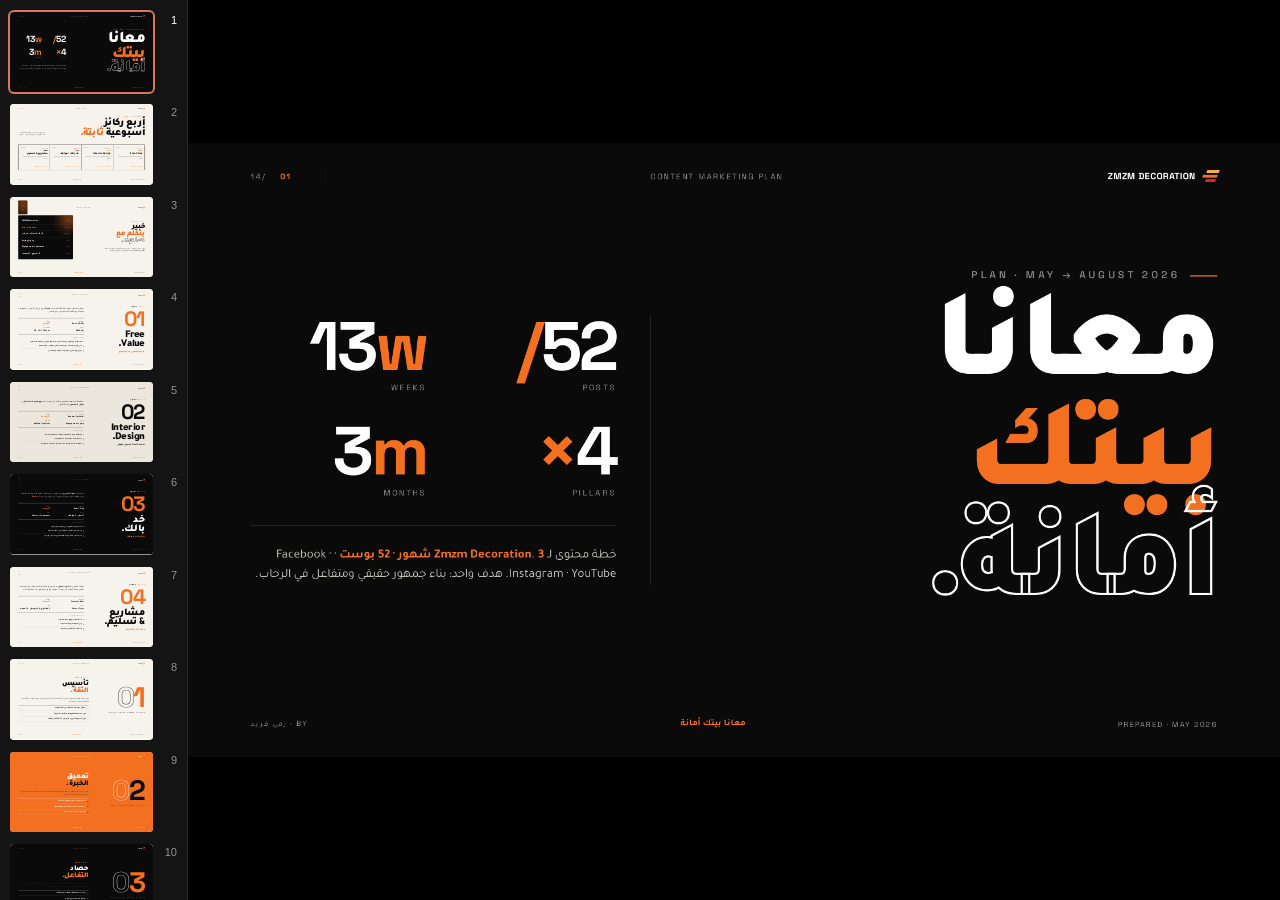
<file: Presentation Deck.html>
<!doctype html>
<html lang="ar" dir="rtl">
<head>
<meta charset="utf-8">
<meta name="viewport" content="width=device-width,initial-scale=1">
<title>Presentation Deck — ZMZM Decoration</title>
<link rel="stylesheet" href="brand.css">
<link rel="stylesheet" href="deck-slides.css">
<script src="data.js" defer></script>
<script src="deck-stage.js" defer></script>
</head>
<body>

<deck-stage>

  <!-- SLIDE 1 — COVER -->
  <section class="slide dark cover-slide" data-screen-label="01 Cover">
    <div class="slide-chrome">
      <div class="mark-mini" style="color:var(--white)">
        <div class="bars"><div class="bar b1"></div><div class="bar b2"></div><div class="bar b3"></div></div>
        <span class="name">ZMZM DECORATION</span>
      </div>
      <div>CONTENT MARKETING PLAN</div>
      <div class="right"><span class="num">01</span><span>/14</span></div>
    </div>

    <div class="left">
      <div class="eyebrow-big">PLAN · MAY → AUGUST 2026</div>
      <h1>
        <span>معانا</span><br>
        <span class="o">بيتك</span><br>
        <span class="stroke">أمانة.</span>
      </h1>
    </div>

    <div class="right">
      <div class="stats">
        <div class="stat"><div class="n">52<span class="o">/</span></div><div class="lbl">Posts</div></div>
        <div class="stat"><div class="n">13<span class="o">w</span></div><div class="lbl">Weeks</div></div>
        <div class="stat"><div class="n">4<span class="o">×</span></div><div class="lbl">Pillars</div></div>
        <div class="stat"><div class="n">3<span class="o">m</span></div><div class="lbl">Months</div></div>
      </div>
      <div class="lead">
        خطة محتوى لـ <strong>Zmzm Decoration</strong>. <strong>3 شهور · 52 بوست</strong> ·
        Facebook · Instagram · YouTube. هدف واحد: بناء جمهور حقيقي ومتفاعل في الرحاب.
      </div>
    </div>

    <div class="slide-foot">
      <span>PREPARED · MAY 2026</span>
      <span class="slogan">معانا بيتك أمانة</span>
      <span>By · رمى فريد</span>
    </div>
  </section>

  <!-- SLIDE 2 — Index / 4 Pillars -->
  <section class="slide index-slide" data-screen-label="02 Pillars">
    <div class="slide-chrome">
      <div class="mark-mini">
        <div class="bars"><div class="bar b1"></div><div class="bar b2"></div><div class="bar b3"></div></div>
        <span class="name">ZMZM</span>
      </div>
      <div>CONTENT PILLARS</div>
      <div class="right"><span class="num">02</span><span>/14</span></div>
    </div>

    <div class="title-row">
      <div>
        <div class="kicker-orange">— 4 PILLARS · 1 RHYTHM</div>
        <h2>أربع ركائز<br>أسبوعية <span class="o">ثابتة.</span></h2>
      </div>
      <div class="lead">
        كل يوم ليه دور. كل ركيزة ليها هدف.<br>
        الجمهور يعرف يتوقع منا إيه — وامتى.
      </div>
    </div>

    <div class="grid">
      <div class="cell">
        <div class="top"><span>SAT · 01</span><span class="day-ar">السبت</span></div>
        <div class="swatch" style="background:var(--orange)"></div>
        <h3>Free Value</h3>
        <p>فيديو تعليمي قصير من الموقع. Hook قوي + قيمة حقيقية.</p>
        <div class="count">13 فيديو · بناء الثقة</div>
      </div>
      <div class="cell">
        <div class="top"><span>MON · 02</span><span class="day-ar">الاثنين</span></div>
        <div class="swatch" style="background:var(--yellow)"></div>
        <h3>Interior Design</h3>
        <p>Final Render لمشروع حقيقي. ستايل + غرفة + سؤال للجمهور.</p>
        <div class="count">13 Render · إبهار بصري</div>
      </div>
      <div class="cell">
        <div class="top"><span>WED · 03</span><span class="day-ar">الأربعاء</span></div>
        <div class="swatch" style="background:var(--red)"></div>
        <h3>خد بالك / مواقف</h3>
        <p>تحذيرات من غلطات شائعة، أو قصص من ورا الكاميرا.</p>
        <div class="count">13 بوست · أعلى Shares</div>
      </div>
      <div class="cell">
        <div class="top"><span>THU · 04</span><span class="day-ar">الخميس</span></div>
        <div class="swatch" style="background:var(--ink)"></div>
        <h3>مشاريع & تسليم</h3>
        <p>كاروسيلات مشاريع منفذة، تسليمات، ونصائح قابلة للحفظ.</p>
        <div class="count">13 بوست · أعلى Saves</div>
      </div>
    </div>

    <div class="slide-foot">
      <span>ZMZM · Content Plan</span>
      <span class="slogan">معانا بيتك أمانة</span>
      <span>02 / 14</span>
    </div>
  </section>

  <!-- SLIDE 3 — STRATEGY -->
  <section class="slide big-stat-slide" data-screen-label="03 Strategy">
    <div class="slide-chrome">
      <div class="mark-mini">
        <div class="bars"><div class="bar b1"></div><div class="bar b2"></div><div class="bar b3"></div></div>
        <span class="name">ZMZM</span>
      </div>
      <div>STRATEGY · OVERVIEW</div>
      <div class="right"><span class="num">03</span><span>/14</span></div>
    </div>

    <div class="left">
      <div class="eyebrow-big">— 01 · STRATEGY</div>
      <h2>خبير<br><span class="o">يتكلم مع</span><br><span class="stroke">صاحبه.</span></h2>
      <p>
        النبرة دي اللي بتفرّقنا — مش بنبيع، إحنا بنتكلم. كل بوست هدفه <strong>تفاعل</strong> مش <strong>Lead</strong>.
        لما الجمهور يثق… البيع بييجي لوحده.
      </p>
    </div>

    <div class="right">
      <div class="row"><span class="k">Brand</span><span class="v">ZMZM Decoration</span></div>
      <div class="row"><span class="k">Slogan</span><span class="v orange">معانا بيتك أمانة</span></div>
      <div class="row"><span class="k">Audience</span><span class="v">Class A / B / B+ — الرحاب</span></div>
      <div class="row"><span class="k">Tone</span><span class="v">ودودة وقريبة</span></div>
      <div class="row"><span class="k">Goal</span><span class="v">Engagement + Audience</span></div>
      <div class="row"><span class="k">Period</span><span class="v">13 أسبوع · 52 بوست</span></div>
    </div>

    <div class="slide-foot">
      <span>ZMZM · Strategy</span>
      <span class="slogan">معانا بيتك أمانة</span>
      <span>03 / 14</span>
    </div>
  </section>

  <!-- SLIDE 4 — Pillar 1: Free Value -->
  <section class="slide pillar-slide" data-screen-label="04 Free Value">
    <div class="slide-chrome">
      <div class="mark-mini">
        <div class="bars"><div class="bar b1"></div><div class="bar b2"></div><div class="bar b3"></div></div>
        <span class="name">ZMZM</span>
      </div>
      <div>PILLAR 01 · FREE VALUE</div>
      <div class="right"><span class="num">04</span><span>/14</span></div>
    </div>

    <div class="left">
      <div class="day-tag">SAT · 01 <span class="ar">السبت</span></div>
      <div class="num-big">01</div>
      <h2>Free<br>Value.<span class="sub">فيديو تعليمي من الموقع</span></h2>
    </div>

    <div class="right">
      <p class="desc">محتوى تعليمي قصير (60–90 ثانية) يبدأ بـ <strong>Hook</strong> قوي في أول 3 ثواني، يقدّم قيمة حقيقية، ويربطها بالشركة بدون بيع مباشر.</p>
      <div class="info-row">
        <div class="item"><div class="k">Format</div><div class="v">Reel · 60–90s</div></div>
        <div class="item"><div class="k">Count</div><div class="v orange">13 فيديو</div></div>
        <div class="item"><div class="k">Goal</div><div class="v">بناء الثقة</div></div>
        <div class="item"><div class="k">Platform</div><div class="v">FB · IG · YT Shorts</div></div>
      </div>
      <div class="examples">
        <div class="k">— أمثلة من الخطة</div>
        <ul>
          <li>الغلطة اللي بتتعمل في التأسيس مش بتظهر دلوقتي… بتظهر بعد 3 سنين</li>
          <li>اللي بيوفر عليك 30% من ميزانيتك مش المقاول… هو المصمم</li>
          <li>لو في رطوبة في حيطان بيتك… متلومش الطقس</li>
        </ul>
      </div>
    </div>

    <div class="slide-foot">
      <span>PILLAR 01 · 13 POSTS</span>
      <span class="slogan">معانا بيتك أمانة</span>
      <span>04 / 14</span>
    </div>
  </section>

  <!-- SLIDE 5 — Pillar 2: Interior Design -->
  <section class="slide cream pillar-slide" data-screen-label="05 Interior">
    <div class="slide-chrome">
      <div class="mark-mini">
        <div class="bars"><div class="bar b1"></div><div class="bar b2"></div><div class="bar b3"></div></div>
        <span class="name">ZMZM</span>
      </div>
      <div>PILLAR 02 · INTERIOR DESIGN</div>
      <div class="right"><span class="num">05</span><span>/14</span></div>
    </div>

    <div class="left">
      <div class="day-tag">MON · 02 <span class="ar">الاثنين</span></div>
      <div class="num-big" style="color:var(--ink)">02</div>
      <h2>Interior<br><span class="o">Design.</span><span class="sub" style="color:var(--ink-700)">Final Render لعميل حقيقي</span></h2>
    </div>

    <div class="right">
      <p class="desc">Renders احترافية لمشاريع منفّذة. كل بوست يذكر <strong>نوع الغرفة + الستايل + سؤال للجمهور</strong> يحرّك التفاعل.</p>
      <div class="info-row">
        <div class="item"><div class="k">Format</div><div class="v">Render · Carousel</div></div>
        <div class="item"><div class="k">Count</div><div class="v orange">13 Render</div></div>
        <div class="item"><div class="k">Goal</div><div class="v">إبهار + Engagement</div></div>
        <div class="item"><div class="k">Variety</div><div class="v">7 ستايلات مختلفة</div></div>
      </div>
      <div class="examples">
        <div class="k">— ستايلات الفترة</div>
        <ul>
          <li>Master Bedroom — Modern Minimal · Dark & Moody</li>
          <li>Living Room — Open Plan · Small Space</li>
          <li>Reception · Kitchen · Roof Terrace · Bathroom · Kids Room</li>
        </ul>
      </div>
    </div>

    <div class="slide-foot">
      <span>PILLAR 02 · 13 POSTS</span>
      <span class="slogan">معانا بيتك أمانة</span>
      <span>05 / 14</span>
    </div>
  </section>

  <!-- SLIDE 6 — Pillar 3: خد بالك -->
  <section class="slide dark pillar-slide" data-screen-label="06 Watchout">
    <div class="slide-chrome">
      <div class="mark-mini" style="color:var(--white)">
        <div class="bars"><div class="bar b1"></div><div class="bar b2"></div><div class="bar b3"></div></div>
        <span class="name">ZMZM</span>
      </div>
      <div>PILLAR 03 · خد بالك / مواقف</div>
      <div class="right"><span class="num">06</span><span>/14</span></div>
    </div>

    <div class="left">
      <div class="day-tag">WED · 03 <span class="ar">الأربعاء</span></div>
      <div class="num-big">03</div>
      <h2>خد<br>بالك.<span class="sub">تحذيرات + مواقف</span></h2>
    </div>

    <div class="right">
      <p class="desc" style="color:var(--ink-200)">
        سلسلة بـ <strong style="color:var(--white)">صوت تحذيري</strong> بتنبّه العميل من غلطات شائعة، أو مواقف حقيقية من الموقع تحكي إنسانية الفريق.
        أعلى ركيزة من حيث الـ <strong style="color:var(--orange)">Shares</strong>.
      </p>
      <div class="info-row">
        <div class="item"><div class="k">Format</div><div class="v">Reel + Vlog</div></div>
        <div class="item"><div class="k">Count</div><div class="v orange">13 بوست</div></div>
        <div class="item"><div class="k">Split</div><div class="v">7 تحذير · 6 مواقف</div></div>
        <div class="item"><div class="k">Goal</div><div class="v">Shares + Comments</div></div>
      </div>
      <div class="examples">
        <div class="k">— أمثلة من السلسلة</div>
        <ul>
          <li>خد بالك من المقاول اللي بيعرض سعر إغراء</li>
          <li>خد بالك من الخامات المقلدة اللي بتشبه الأصلية</li>
          <li>خد بالك من «اعمل عليه طبقة دهان وما حدش هيبان»</li>
        </ul>
      </div>
    </div>

    <div class="slide-foot">
      <span>PILLAR 03 · 13 POSTS</span>
      <span class="slogan">معانا بيتك أمانة</span>
      <span>06 / 14</span>
    </div>
  </section>

  <!-- SLIDE 7 — Pillar 4: مشاريع -->
  <section class="slide pillar-slide" data-screen-label="07 Projects">
    <div class="slide-chrome">
      <div class="mark-mini">
        <div class="bars"><div class="bar b1"></div><div class="bar b2"></div><div class="bar b3"></div></div>
        <span class="name">ZMZM</span>
      </div>
      <div>PILLAR 04 · PROJECTS & DELIVERY</div>
      <div class="right"><span class="num">07</span><span>/14</span></div>
    </div>

    <div class="left">
      <div class="day-tag">THU · 04 <span class="ar">الخميس</span></div>
      <div class="num-big">04</div>
      <h2>مشاريع<br><span class="o">& تسليم.</span><span class="sub">Social Proof + Save</span></h2>
    </div>

    <div class="right">
      <p class="desc">
        نهاية الأسبوع = <strong>الدليل العملي</strong>. مشاريع منفذة كاملة، تسليمات، وكاروسيلات نصائح قابلة للحفظ.
        كل بوست خميس بيقول للجمهور: <em>«احفظ البوست»</em>.
      </p>
      <div class="info-row">
        <div class="item"><div class="k">Format</div><div class="v">Carousel · Reel</div></div>
        <div class="item"><div class="k">Count</div><div class="v orange">13 بوست</div></div>
        <div class="item"><div class="k">Goal</div><div class="v">Saves + Trust</div></div>
        <div class="item"><div class="k">Mix</div><div class="v">5 مشاريع · 4 كاروسيل · 4 تسليم</div></div>
      </div>
      <div class="examples">
        <div class="k">— كاروسيلات مرجعية</div>
        <ul>
          <li>5 أسئلة قبل توقيع عقد التشطيب</li>
          <li>إزاي تخطط لميزانية التشطيب</li>
          <li>10 أخطاء شائعة في التشطيب</li>
        </ul>
      </div>
    </div>

    <div class="slide-foot">
      <span>PILLAR 04 · 13 POSTS</span>
      <span class="slogan">معانا بيتك أمانة</span>
      <span>07 / 14</span>
    </div>
  </section>

  <!-- SLIDE 8 — Month 1 -->
  <section class="slide month-slide" data-screen-label="08 Month 1">
    <div class="slide-chrome">
      <div class="mark-mini">
        <div class="bars"><div class="bar b1"></div><div class="bar b2"></div><div class="bar b3"></div></div>
        <span class="name">ZMZM</span>
      </div>
      <div>MONTH 01 · FOUNDATION</div>
      <div class="right"><span class="num">08</span><span>/14</span></div>
    </div>

    <div class="num-side">
      <div class="month-num"><span class="stroke">0</span><span class="o">1</span></div>
      <div class="range">MAY 30 → JUN 26 · 4 WEEKS · 16 POSTS</div>
    </div>

    <div class="content">
      <div class="en">— Month 01</div>
      <h2>تأسيس<br><span class="o">الثقة.</span></h2>
      <p>تعريف الجمهور بأسلوبنا. نركز على الأساسيات اللي بتفرق على المدى البعيد — التأسيس، التصميم، العزل، الإضاءة.</p>
      <ul>
        <li>إطلاق سلسلة «خد بالك في التشطيب»</li>
        <li>أول 4 Renders تعريفية بستايلات متنوعة</li>
        <li>أول تسليم مشروع + كاروسل 5 أسئلة قبل العقد</li>
      </ul>
    </div>

    <div class="slide-foot">
      <span>MONTH 01 · FOUNDATION</span>
      <span class="slogan">معانا بيتك أمانة</span>
      <span>08 / 14</span>
    </div>
  </section>

  <!-- SLIDE 9 — Month 2 -->
  <section class="slide orange month-slide" data-screen-label="09 Month 2">
    <div class="slide-chrome">
      <div class="mark-mini" style="color:var(--white)">
        <div class="bars"><div class="bar b1"></div><div class="bar b2"></div><div class="bar b3"></div></div>
        <span class="name">ZMZM</span>
      </div>
      <div>MONTH 02 · EXPERTISE</div>
      <div class="right" style="color:rgba(255,255,255,0.7)"><span style="color:var(--white)">09</span><span>/14</span></div>
    </div>

    <div class="num-side">
      <div class="month-num m2-num"><span class="m2-stroke">0</span><span class="m2-ink">2</span></div>
      <div class="range m2-range">JUN 27 → JUL 24 · 4 WEEKS · 16 POSTS</div>
    </div>

    <div class="content m2-content">
      <div class="en m2-en">— Month 02</div>
      <h2 class="m2-h2">تعميق<br><span class="m2-ink">الخبرة.</span></h2>
      <p class="m2-p">ندخل في تفاصيل أعمق — الدهانات، البلاط، الميزانية، الخامات. كاروسيلات Save-worthy تبقى مرجع للعميل لما يحب يقرر.</p>
      <ul class="m2-list">
        <li>3 كاروسيلات نصايح طويلة (5/10/24)</li>
        <li>Renders بستايلات متناقضة (Dark/Light)</li>
        <li>أول روف تراس + Open Plan</li>
      </ul>
    </div>

    <div class="slide-foot m2-foot">
      <span>MONTH 02 · EXPERTISE</span>
      <span class="slogan">معانا بيتك أمانة</span>
      <span>09 / 14</span>
    </div>
  </section>

  <!-- SLIDE 10 — Month 3 -->
  <section class="slide dark month-slide" data-screen-label="10 Month 3">
    <div class="slide-chrome">
      <div class="mark-mini" style="color:var(--white)">
        <div class="bars"><div class="bar b1"></div><div class="bar b2"></div><div class="bar b3"></div></div>
        <span class="name">ZMZM</span>
      </div>
      <div>MONTH 03 · HARVEST</div>
      <div class="right"><span class="num">10</span><span>/14</span></div>
    </div>

    <div class="num-side">
      <div class="month-num m3-num"><span class="m3-stroke">0</span><span class="o">3</span></div>
      <div class="range">JUL 25 → AUG 28 · 5 WEEKS · 20 POSTS</div>
    </div>

    <div class="content m3-content">
      <div class="en">— Month 03</div>
      <h2>حصاد<br><span class="o">التفاعل.</span></h2>
      <p class="m3-p">نختم بمحتوى عالي التفاعل — Kids Room، مقارنة Classic/Modern، Smart Home، وملخص السلسلة كاملة + بوست ختام يفتح حوار للمحتوى القادم.</p>
      <ul class="m3-list">
        <li>بوست Kids Room للأمهات (Featured)</li>
        <li>Smart Home شرح وتقييم</li>
        <li>بوست ختام + استبيان للجمهور القادم</li>
      </ul>
    </div>

    <div class="slide-foot">
      <span>MONTH 03 · HARVEST</span>
      <span class="slogan">معانا بيتك أمانة</span>
      <span>10 / 14</span>
    </div>
  </section>

  <!-- SLIDE 11 — Calendar -->
  <section class="slide cream calendar-slide" data-screen-label="11 Calendar">
    <div class="slide-chrome">
      <div class="mark-mini">
        <div class="bars"><div class="bar b1"></div><div class="bar b2"></div><div class="bar b3"></div></div>
        <span class="name">ZMZM</span>
      </div>
      <div>WEEKLY CALENDAR · SNAPSHOT</div>
      <div class="right"><span class="num">11</span><span>/14</span></div>
    </div>

    <div class="cal-header">
      <div class="kicker-orange">— THE FULL PLAN AT A GLANCE</div>
      <h2>52 بوست،<br>13 أسبوع، <span class="o">يوم بيوم.</span></h2>
      <div class="sub">كل صف = أسبوع كامل · كل عمود = ركيزة محتوى. اللون = اليوم.</div>
    </div>

    <div class="table" id="calendarTable"></div>

    <div class="slide-foot">
      <span>52 POSTS · 13 WEEKS</span>
      <span class="slogan">معانا بيتك أمانة</span>
      <span>11 / 14</span>
    </div>
  </section>

  <!-- SLIDE 12 — Sample post -->
  <section class="slide sample-slide" data-screen-label="12 Sample">
    <div class="slide-chrome">
      <div class="mark-mini">
        <div class="bars"><div class="bar b1"></div><div class="bar b2"></div><div class="bar b3"></div></div>
        <span class="name">ZMZM</span>
      </div>
      <div>SAMPLE POST · EP.01</div>
      <div class="right"><span class="num">12</span><span>/14</span></div>
    </div>

    <div class="left">
      <div class="kicker-orange small">— EXAMPLE · SAT 30 MAY</div>
      <h2>إزاي البوست<br><span class="o">هيطلع</span> فعلاً؟</h2>
      <p class="lead">نموذج كامل لأول بوست في الخطة — Hook، الكابشن، الـ CTA، والـ format. الـ pillars الأخرى بتشتغل بنفس البنية.</p>
      <div class="meta">
        <div class="row"><span class="k">Pillar</span><span class="v o">Free Value · السبت</span></div>
        <div class="row"><span class="k">Format</span><span class="v">Reel 60–90s</span></div>
        <div class="row"><span class="k">Title</span><span class="v">ليه بنهتم بمرحلة التأسيس جداً؟</span></div>
        <div class="row"><span class="k">Platform</span><span class="v">FB · IG · YT Shorts</span></div>
        <div class="row"><span class="k">Goal CTA</span><span class="v">«أسّس» في الكومنتس</span></div>
      </div>
    </div>

    <div class="phone">
      <div class="screen">
        <div class="ig-bar">
          <div class="acc">
            <div class="av">Z</div>
            <span class="h">zmzm_decoration</span>
          </div>
          <span class="dots">···</span>
        </div>
        <div class="post">
          <div class="tag-top">FREE VALUE · EP.01</div>
          <div class="hook">الغلطة اللي بتتعمل في التأسيس مش بتظهر دلوقتي… بتظهر بعد 3 سنين.</div>
          <div class="brand-foot">
            <span>ZMZM</span>
            <span>معانا بيتك أمانة</span>
          </div>
        </div>
        <div class="actions">
          <span>♡</span><span>💬</span><span>↗</span>
          <span class="save">🔖</span>
        </div>
      </div>
    </div>

    <div class="slide-foot">
      <span>SAMPLE · WEEK 01</span>
      <span class="slogan">معانا بيتك أمانة</span>
      <span>12 / 14</span>
    </div>
  </section>

  <!-- SLIDE 13 — KPIs -->
  <section class="slide kpi-slide" data-screen-label="13 KPIs">
    <div class="slide-chrome">
      <div class="mark-mini">
        <div class="bars"><div class="bar b1"></div><div class="bar b2"></div><div class="bar b3"></div></div>
        <span class="name">ZMZM</span>
      </div>
      <div>SUCCESS METRICS</div>
      <div class="right"><span class="num">13</span><span>/14</span></div>
    </div>

    <div class="header">
      <div>
        <div class="kicker-orange small">— HOW WE MEASURE WIN</div>
        <h2>إزاي<br><span class="o">نقيس النجاح؟</span></h2>
      </div>
      <p class="lead">المؤشرات اللي هنتابعها أسبوعياً وشهرياً. مش الـ Reach العالي — الجمهور الحقيقي اللي بيتفاعل ويحفظ.</p>
    </div>

    <div class="kpis">
      <div class="kpi"><div class="icn">↑</div><div class="m">Engagement Rate</div><div class="t">نمو شهري لا يقل عن 20%</div></div>
      <div class="kpi"><div class="icn">💬</div><div class="m">التعليقات</div><div class="t">ارتفاع ملحوظ من الأسبوع الثالث</div></div>
      <div class="kpi"><div class="icn">🔖</div><div class="m">Saves</div><div class="t">الخميس يحقق أعلى Saves</div></div>
      <div class="kpi"><div class="icn">↗</div><div class="m">Shares</div><div class="t">الأربعاء (خد بالك) أعلى Shares</div></div>
      <div class="kpi"><div class="icn">◎</div><div class="m">Reach العضوي</div><div class="t">ارتفاع تدريجي مع الوقت</div></div>
    </div>

    <div class="slide-foot">
      <span>5 KEY METRICS</span>
      <span class="slogan">معانا بيتك أمانة</span>
      <span>13 / 14</span>
    </div>
  </section>

  <!-- SLIDE 14 — Closing -->
  <section class="slide dark final-slide" data-screen-label="14 Close">
    <div class="slide-chrome">
      <div class="mark-mini" style="color:var(--white)">
        <div class="bars"><div class="bar b1"></div><div class="bar b2"></div><div class="bar b3"></div></div>
        <span class="name">ZMZM</span>
      </div>
      <div>LET'S BEGIN</div>
      <div class="right"><span class="num">14</span><span>/14</span></div>
    </div>

    <div class="bars-deco">
      <div class="b b1"></div>
      <div class="b b2"></div>
      <div class="b b3"></div>
    </div>

    <h2>
      <span class="stroke">3 شهور.</span><br>
      <span class="o">جمهور حقيقي.</span><br>
      صوت واضح.
    </h2>

    <div class="stamp">— يلا نبدأ · 30 MAY 2026 —</div>

    <div class="slide-foot">
      <span>© ZMZM DECORATION 2026</span>
      <span class="slogan">معانا بيتك أمانة</span>
      <span>14 / 14</span>
    </div>
  </section>

</deck-stage>

<script>
window.addEventListener('DOMContentLoaded', () => {
  const P = window.PLAN;
  const tbl = document.getElementById('calendarTable');
  let html = `
    <div class="head">W#</div>
    <div class="head">SAT<span class="ar">السبت · Free Value</span></div>
    <div class="head">MON<span class="ar">الاثنين · Interior</span></div>
    <div class="head">WED<span class="ar">الأربعاء · خد بالك</span></div>
    <div class="head">THU<span class="ar">الخميس · مشاريع</span></div>
    <div class="head">MONTH</div>
  `;
  P.weeks.forEach((w) => {
    html += `<div class="cell"><div class="wk">W${String(w.n).padStart(2,'0')}</div></div>`;
    w.posts.forEach(post => {
      html += `
        <div class="cell">
          <div class="accent accent-${post.pillar}"></div>
          <div class="date">${post.date}</div>
          <div class="title">${post.title}</div>
        </div>
      `;
    });
    const mLabel = w.month === 1 ? 'M01<span class="o">Foundation</span>' : w.month === 2 ? 'M02<span class="o">Expertise</span>' : 'M03<span class="o">Harvest</span>';
    html += `<div class="cell month-end">${mLabel}</div>`;
  });
  tbl.innerHTML = html;
});
</script>
</body>
</html>
</file>
<file: brand.css>
/* ================================================================
   ZMZM DECORATION — Brand System
   Premium & Bold · Agency Feel · RTL Arabic
   ================================================================ */

@import url('https://fonts.googleapis.com/css2?family=Tajawal:wght@300;400;500;700;800;900&family=Readex+Pro:wght@300;400;500;600;700&family=Space+Grotesk:wght@400;500;600;700&display=swap');

:root {
  /* ---- Brand colors (from logo) ---- */
  --ink: #0a0a0a;
  --ink-soft: #1a1a1a;
  --ink-700: #2a2a2a;
  --ink-500: #4a4a4a;
  --ink-300: #8a8a8a;
  --ink-200: #c8c5bf;
  --ink-100: #e6e2db;

  --paper: #f6f3ec;     /* warm off-white */
  --paper-2: #ece7dc;
  --white: #ffffff;

  --orange: #F37021;    /* primary */
  --orange-dark: #d85a10;
  --orange-soft: #fde7d4;
  --yellow: #FBB040;    /* light accent */
  --red: #DC2A1E;       /* deep accent */

  --hairline: rgba(10, 10, 10, 0.12);
  --hairline-strong: rgba(10, 10, 10, 0.24);
  --hairline-light: rgba(255, 255, 255, 0.14);

  /* ---- Type ---- */
  --font-ar: 'Tajawal', 'Readex Pro', system-ui, sans-serif;
  --font-en: 'Space Grotesk', 'Tajawal', system-ui, sans-serif;

  /* ---- Geometry ---- */
  --r-sm: 4px;
  --r-md: 10px;
  --r-lg: 18px;
  --r-xl: 28px;

  /* ---- Shadows ---- */
  --sh-1: 0 1px 2px rgba(10,10,10,.06), 0 4px 12px rgba(10,10,10,.04);
  --sh-2: 0 12px 32px rgba(10,10,10,.08), 0 2px 6px rgba(10,10,10,.04);
  --sh-3: 0 32px 64px rgba(10,10,10,.16), 0 4px 12px rgba(10,10,10,.06);
}

* { box-sizing: border-box; }
html, body { margin: 0; padding: 0; }
body {
  font-family: var(--font-ar);
  font-weight: 400;
  color: var(--ink);
  background: var(--paper);
  direction: rtl;
  -webkit-font-smoothing: antialiased;
  text-rendering: optimizeLegibility;
}

/* ---- Type system ---- */
.eyebrow {
  font-family: var(--font-en);
  font-size: 11px;
  font-weight: 500;
  letter-spacing: 0.18em;
  text-transform: uppercase;
  color: var(--ink-500);
}
.eyebrow .dot {
  display: inline-block; width: 6px; height: 6px;
  background: var(--orange); border-radius: 50%;
  margin-inline-end: 8px; transform: translateY(-2px);
}

.display {
  font-family: var(--font-ar);
  font-weight: 900;
  line-height: 0.95;
  letter-spacing: -0.02em;
  text-wrap: balance;
}

h1, h2, h3, h4 { font-family: var(--font-ar); font-weight: 800; letter-spacing: -0.01em; }

/* ---- Logo mark (geometric, clean) ---- */
.zmzm-mark {
  display: inline-flex;
  align-items: center;
  gap: 14px;
  text-decoration: none;
  color: inherit;
}
.zmzm-mark .bars {
  display: flex; flex-direction: column; gap: 4px;
  transform: skewX(-22deg);
}
.zmzm-mark .bar {
  height: 7px; width: 28px;
  border-radius: 1px;
}
.zmzm-mark .bar.b1 { background: var(--yellow); }
.zmzm-mark .bar.b2 { background: var(--orange); width: 32px; }
.zmzm-mark .bar.b3 { background: var(--red); width: 22px; }
.zmzm-mark .wordmark {
  font-family: var(--font-en);
  font-weight: 700;
  font-size: 22px;
  letter-spacing: 0.02em;
  line-height: 1;
}
.zmzm-mark .wordmark small {
  display: block;
  font-size: 9px;
  font-weight: 500;
  letter-spacing: 0.34em;
  color: var(--orange);
  margin-top: 4px;
}

.zmzm-mark.invert .wordmark { color: var(--white); }

/* ---- Big logo (hero) ---- */
.zmzm-big {
  display: inline-flex; align-items: center; gap: 28px;
}
.zmzm-big .bars { display: flex; flex-direction: column; gap: 9px; transform: skewX(-22deg); }
.zmzm-big .bar { height: 16px; border-radius: 2px; }
.zmzm-big .bar.b1 { background: var(--yellow); width: 64px; }
.zmzm-big .bar.b2 { background: var(--orange); width: 76px; }
.zmzm-big .bar.b3 { background: var(--red); width: 52px; }
.zmzm-big .wordmark {
  font-family: var(--font-en);
  font-weight: 800;
  font-size: 48px;
  letter-spacing: 0.02em;
  line-height: 0.95;
}
.zmzm-big .wordmark small {
  display: block; font-size: 14px; font-weight: 500;
  letter-spacing: 0.4em; color: var(--orange); margin-top: 8px;
}

/* ---- Reusable components ---- */
.chip {
  display: inline-flex; align-items: center; gap: 6px;
  padding: 6px 12px; border-radius: 999px;
  font-size: 12px; font-weight: 600;
  background: var(--ink); color: var(--white);
  font-family: var(--font-en); letter-spacing: 0.04em;
}
.chip.outline { background: transparent; color: var(--ink); border: 1px solid var(--hairline-strong); }
.chip.orange { background: var(--orange); }
.chip.yellow { background: var(--yellow); color: var(--ink); }
.chip.red { background: var(--red); }

.btn {
  display: inline-flex; align-items: center; gap: 10px;
  padding: 14px 22px; border-radius: 999px;
  font-family: var(--font-ar); font-weight: 700; font-size: 15px;
  text-decoration: none; cursor: pointer; border: none;
  transition: transform .15s ease, background .15s ease;
}
.btn-primary { background: var(--ink); color: var(--white); }
.btn-primary:hover { background: var(--orange); transform: translateY(-1px); }
.btn-ghost { background: transparent; color: var(--ink); border: 1.5px solid var(--ink); }
.btn-ghost:hover { background: var(--ink); color: var(--white); }

.arrow { display: inline-block; transform: scaleX(-1); }

/* Skewed bars used as ornamental motif */
.motif-bars {
  display: inline-flex; flex-direction: column; gap: 6px;
  transform: skewX(-22deg);
}
.motif-bars .bar { height: 10px; border-radius: 1.5px; }
</file>
<file: videos-pitch.css>
/* ================================================================
   FREE VALUE VIDEOS — Pitch Document Styles
   ================================================================ */

body { background: var(--paper); }

/* ---- Sticky top bar ---- */
.topbar {
  position: sticky; top: 0; z-index: 50;
  background: rgba(246,243,236,.92);
  backdrop-filter: blur(12px);
  border-bottom: 1px solid var(--hairline);
  padding: 18px 56px;
  display: flex; justify-content: space-between; align-items: center;
}
.topbar .right { display: flex; gap: 10px; align-items: center; }
.topbar a.back, .topbar .pageno {
  font-family: var(--font-en); font-size: 11px; letter-spacing: 0.18em;
  text-transform: uppercase; color: var(--ink-500);
  text-decoration: none; padding: 8px 14px; border-radius: 999px;
}
.topbar a.back { border: 1px solid var(--hairline-strong); }
.topbar a.back:hover { background: var(--ink); color: var(--white); border-color: var(--ink); }

/* ---- Page container ---- */
.page { max-width: 1180px; margin: 0 auto; padding: 0 56px; }

/* =================================================================
   COVER
   ================================================================= */
.cover {
  min-height: calc(100vh - 80px);
  display: grid; grid-template-columns: 1.3fr 1fr; gap: 60px;
  align-items: center; padding: 60px 0 80px;
  position: relative;
}
.cover .label {
  font-family: var(--font-en); font-size: 12px; letter-spacing: 0.22em;
  text-transform: uppercase; color: var(--ink-500);
}
.cover .label::before { content: ''; display: inline-block; width: 32px; height: 1.5px;
  background: var(--orange); vertical-align: middle; margin-inline-end: 12px; }
.cover h1 {
  font-size: clamp(64px, 8vw, 124px); line-height: 0.92; font-weight: 900;
  letter-spacing: -0.035em; margin: 28px 0 40px; text-wrap: balance;
}
.cover h1 .stroke { -webkit-text-stroke: 2.5px var(--ink); color: transparent; }
.cover h1 .ink { color: var(--ink); }
.cover h1 .o { color: var(--orange); }

.cover .sublead {
  font-size: 21px; line-height: 1.55; color: var(--ink-700); max-width: 540px;
  margin-bottom: 36px;
}
.cover .for-block {
  display: flex; gap: 32px; align-items: flex-start;
  padding: 24px 0; border-top: 1px solid var(--ink);
  border-bottom: 1px solid var(--ink); max-width: 540px;
}
.cover .for-block > div { flex: 1; }
.cover .for-block .k {
  font-family: var(--font-en); font-size: 10.5px; letter-spacing: 0.22em;
  text-transform: uppercase; color: var(--ink-500); margin-bottom: 6px;
}
.cover .for-block .v { font-weight: 800; font-size: 16px; }

.cover-side {
  position: relative;
  background: var(--ink); color: var(--white); border-radius: var(--r-lg);
  padding: 44px 36px; min-height: 540px;
  display: flex; flex-direction: column; justify-content: space-between;
  overflow: hidden;
}
.cover-side::after {
  content: ''; position: absolute; left: -80px; bottom: -80px;
  width: 240px; height: 240px; border-radius: 50%;
  background: var(--orange); filter: blur(80px); opacity: 0.5;
}
.cover-side .top { position: relative; z-index: 2; }
.cover-side .top .num {
  font-family: var(--font-en); font-size: 13px;
  letter-spacing: 0.2em; color: var(--ink-300);
}
.cover-side .top h2 { font-size: 32px; line-height: 1.15; margin: 16px 0 0; font-weight: 800; }
.cover-side .stats {
  display: grid; grid-template-columns: 1fr 1fr;
  gap: 32px 24px; position: relative; z-index: 2;
}
.cover-side .stat .n {
  font-family: var(--font-en); font-size: 64px; font-weight: 700;
  line-height: 1; letter-spacing: -0.02em;
}
.cover-side .stat .n .o { color: var(--orange); }
.cover-side .stat .lbl {
  font-family: var(--font-en); font-size: 11px;
  letter-spacing: 0.2em; text-transform: uppercase;
  color: var(--ink-300); margin-top: 6px;
}
.cover-side .footer {
  position: relative; z-index: 2;
  padding-top: 20px; border-top: 1px solid var(--hairline-light);
  font-size: 13px; color: var(--ink-200);
}
.cover-side .footer strong {
  color: var(--orange); font-size: 16px;
  font-family: var(--font-ar); display: block; margin-bottom: 6px;
}

/* =================================================================
   APPROACH — section
   ================================================================= */
section.approach {
  padding: 100px 0 80px;
  border-top: 1px solid var(--hairline);
}
section.approach > .head {
  display: grid; grid-template-columns: 240px 1fr; gap: 40px;
  margin-bottom: 60px; align-items: start;
}
section.approach .label-col { display: flex; flex-direction: column; gap: 10px; }
section.approach .label-col .num {
  font-family: var(--font-en); font-size: 64px; font-weight: 700;
  line-height: 1; color: var(--orange); letter-spacing: -0.02em;
}
section.approach .label-col .kicker {
  font-family: var(--font-en); font-size: 11px; letter-spacing: 0.22em;
  text-transform: uppercase; color: var(--ink-500); font-weight: 600;
}
section.approach h2 {
  font-size: clamp(40px, 5vw, 64px); line-height: 1; margin: 0; font-weight: 900;
  letter-spacing: -0.025em;
}
section.approach h2 .o { color: var(--orange); }
section.approach .head .desc {
  margin-top: 20px; font-size: 18px; line-height: 1.65; color: var(--ink-700);
  max-width: 720px;
}

.approach-grid { display: grid; grid-template-columns: repeat(3, 1fr); gap: 24px; }
.approach-card {
  background: var(--white); border: 1px solid var(--hairline);
  border-radius: var(--r-md); padding: 28px;
}
.approach-card .k {
  font-family: var(--font-en); font-size: 11px; letter-spacing: 0.22em;
  text-transform: uppercase; color: var(--orange); font-weight: 600;
}
.approach-card .v { font-size: 22px; line-height: 1.3; font-weight: 800; margin-top: 14px; }
.approach-card .desc { font-size: 13.5px; color: var(--ink-500); line-height: 1.6; margin-top: 10px; }

/* =================================================================
   STRUCTURE — anatomy of a video
   ================================================================= */
.anatomy {
  margin: 60px 0 0;
  display: grid; grid-template-columns: repeat(5, 1fr); gap: 4px;
  background: var(--hairline); border: 1px solid var(--hairline);
  border-radius: var(--r-md); overflow: hidden;
}
.anatomy .step {
  background: var(--white); padding: 28px 22px; min-height: 220px;
  display: flex; flex-direction: column; gap: 14px; position: relative;
}
.anatomy .step .num {
  font-family: var(--font-en); font-size: 13px; font-weight: 700;
  letter-spacing: 0.2em; color: var(--orange);
}
.anatomy .step .icon {
  font-family: var(--font-en); font-size: 40px; font-weight: 700;
  line-height: 1; color: var(--ink);
}
.anatomy .step .name { font-size: 20px; font-weight: 800; line-height: 1.2; }
.anatomy .step .desc { font-size: 13.5px; color: var(--ink-500); line-height: 1.55; margin-top: auto; }
.anatomy .step.dark { background: var(--ink); color: var(--white); }
.anatomy .step.dark .icon { color: var(--orange); }
.anatomy .step.dark .desc { color: var(--ink-200); }

/* =================================================================
   VIDEOS — section header
   ================================================================= */
section.videos-section { padding: 100px 0 60px; border-top: 1px solid var(--hairline); }

.videos-list { display: flex; flex-direction: column; gap: 60px; margin-top: 60px; }

/* =================================================================
   VIDEO CARD
   ================================================================= */
.video {
  background: var(--white); border: 1px solid var(--hairline);
  border-radius: var(--r-lg); overflow: hidden;
  position: relative;
}

/* Top bar of video */
.video-top {
  display: grid; grid-template-columns: 80px 1fr auto;
  gap: 24px; align-items: center;
  padding: 18px 28px;
  background: var(--ink); color: var(--white);
}
.video-top .vnum {
  font-family: var(--font-en); font-size: 32px; font-weight: 800;
  letter-spacing: -0.02em; line-height: 1;
}
.video-top .vnum .o { color: var(--orange); }
.video-top .meta {
  display: flex; flex-direction: column; gap: 4px;
}
.video-top .meta .week-line {
  font-family: var(--font-en); font-size: 11px;
  letter-spacing: 0.2em; text-transform: uppercase;
  color: var(--ink-300); font-weight: 600;
  display: flex; gap: 14px; align-items: center;
}
.video-top .meta .week-line .ar {
  font-family: var(--font-ar); letter-spacing: 0;
  color: var(--orange); font-size: 13px;
}
.video-top .meta .theme { font-size: 14px; font-weight: 700; color: var(--white); }
.video-top .badge {
  display: inline-flex; align-items: center; gap: 8px;
  padding: 8px 16px; border-radius: 999px;
  background: var(--orange); color: var(--white);
  font-family: var(--font-en); font-size: 11px;
  letter-spacing: 0.18em; text-transform: uppercase; font-weight: 700;
}

/* Body */
.video-body {
  display: grid; grid-template-columns: 1fr 1fr;
  gap: 0;
}
.video-body > .col {
  padding: 36px 32px;
  display: flex; flex-direction: column; gap: 24px;
}
.video-body > .col:first-child { border-inline-end: 1px solid var(--hairline); }

.video h3 {
  font-size: 36px; line-height: 1.1; margin: 0; font-weight: 900;
  letter-spacing: -0.02em; text-wrap: balance;
}
.video h3 .o { color: var(--orange); }

.big-quote {
  position: relative;
  background: var(--paper-2); padding: 22px 24px;
  border-radius: var(--r-sm); border-inline-start: 3px solid var(--orange);
  font-size: 16px; line-height: 1.55; font-weight: 700; color: var(--ink);
}
.big-quote::before {
  content: '“';
  position: absolute; top: -8px; right: 12px;
  font-family: serif; font-size: 60px; line-height: 1;
  color: var(--orange); opacity: .4;
}

.field { display: flex; flex-direction: column; gap: 10px; }
.field .k {
  font-family: var(--font-en); font-size: 10.5px; letter-spacing: 0.22em;
  text-transform: uppercase; color: var(--orange); font-weight: 700;
}
.field .k .ar {
  font-family: var(--font-ar); letter-spacing: 0; color: var(--ink);
  margin-inline-start: 10px; font-size: 13px;
}
.field .v { font-size: 15.5px; line-height: 1.7; color: var(--ink); }

/* Script box (highlighted) */
.script-block {
  background: var(--ink); color: var(--white);
  padding: 20px 22px; border-radius: var(--r-sm);
  font-size: 16px; line-height: 1.55; font-style: italic;
  position: relative; font-weight: 500;
}
.script-block .label {
  position: absolute; top: -10px; inset-inline-start: 16px;
  background: var(--orange); color: var(--white);
  font-family: var(--font-en); font-size: 10px; letter-spacing: 0.2em;
  text-transform: uppercase; padding: 3px 10px; border-radius: 4px;
  font-weight: 700; font-style: normal;
}

.script-block.cream {
  background: var(--paper-2); color: var(--ink);
}
.script-block.cream .label { background: var(--ink); }

/* Bullets */
.bullets { list-style: none; padding: 0; margin: 0; display: flex; flex-direction: column; gap: 8px; }
.bullets li {
  padding: 12px 16px; background: var(--paper-2);
  border-radius: var(--r-sm); font-size: 14.5px; font-weight: 500;
  display: flex; gap: 12px; align-items: flex-start; line-height: 1.5;
}
.bullets li::before {
  content: ''; flex: none; width: 8px; height: 8px;
  background: var(--orange); transform: skewX(-22deg);
  margin-top: 8px;
}

.note {
  font-size: 13.5px; color: var(--ink-500); line-height: 1.6;
  padding: 12px 16px; border-inline-start: 2px solid var(--orange);
  font-style: italic;
}

/* CTA box */
.cta-box {
  background: linear-gradient(135deg, var(--orange), var(--orange-dark));
  color: var(--white); padding: 22px 24px;
  border-radius: var(--r-md);
  display: flex; flex-direction: column; gap: 8px;
  position: relative; overflow: hidden;
}
.cta-box::after {
  content: ''; position: absolute; right: -40px; bottom: -40px;
  width: 160px; height: 160px; border-radius: 50%;
  background: rgba(255,255,255,0.1);
}
.cta-box .lbl {
  font-family: var(--font-en); font-size: 11px; letter-spacing: 0.22em;
  text-transform: uppercase; opacity: .9; font-weight: 700;
  position: relative; z-index: 2;
}
.cta-box .txt {
  font-size: 16px; line-height: 1.55; font-weight: 600;
  position: relative; z-index: 2;
}

/* Compare table (for video 14) */
.compare {
  width: 100%; border-collapse: collapse;
  background: var(--paper-2); border-radius: var(--r-sm); overflow: hidden;
}
.compare th, .compare td {
  padding: 12px 14px; text-align: start;
  border-bottom: 1px solid var(--hairline);
  font-size: 14px;
}
.compare th {
  background: var(--ink); color: var(--white);
  font-family: var(--font-en); font-size: 11px; letter-spacing: 0.16em;
  text-transform: uppercase; font-weight: 700;
}
.compare th:not(:first-child) { color: var(--orange); }
.compare td:first-child { font-weight: 700; }

/* Section divider strip */
.divider-strip {
  display: flex; gap: 6px;
  transform: skewX(-22deg);
  margin: 0 auto 16px;
  width: fit-content;
}
.divider-strip .b { height: 8px; border-radius: 1px; }
.divider-strip .b1 { width: 24px; background: var(--yellow); }
.divider-strip .b2 { width: 30px; background: var(--orange); }
.divider-strip .b3 { width: 18px; background: var(--red); }

/* =================================================================
   POST-READY CAPTION — full script formatted for social
   ================================================================= */
.post-caption {
  position: relative;
  background:
    radial-gradient(120% 80% at 50% 0%, rgba(217,98,32,0.05), transparent 60%),
    var(--paper);
  border-top: 1px solid var(--hairline);
  padding: 40px 36px 48px;
}
.post-caption::before {
  content: ''; position: absolute; inset-inline: 0; top: 0;
  height: 3px;
  background: linear-gradient(90deg, var(--yellow), var(--orange) 55%, var(--red));
}

.post-caption .post-head {
  max-width: 720px; margin: 0 auto 22px;
  display: flex; justify-content: space-between; align-items: center;
  gap: 16px; flex-wrap: wrap;
}
.post-caption .post-head .label {
  font-family: var(--font-en); font-size: 11px; letter-spacing: 0.22em;
  text-transform: uppercase; color: var(--ink-500); font-weight: 700;
  display: flex; align-items: center; gap: 12px;
}
.post-caption .post-head .label::before {
  content: ''; width: 28px; height: 1.5px; background: var(--orange);
}
.post-caption .post-head .label .ar {
  font-family: var(--font-ar); letter-spacing: 0; color: var(--ink);
  font-size: 13px; text-transform: none; font-weight: 700;
}

.copy-btn {
  display: inline-flex; align-items: center; gap: 8px;
  padding: 9px 18px; border-radius: 999px;
  background: var(--ink); color: var(--white);
  border: 1px solid var(--ink); cursor: pointer;
  font-family: var(--font-ar); font-size: 13px; font-weight: 700;
  transition: background .15s ease, color .15s ease, transform .12s ease;
}
.copy-btn:hover { background: var(--orange); border-color: var(--orange); }
.copy-btn:active { transform: translateY(1px); }
.copy-btn.copied { background: var(--orange); border-color: var(--orange); }
.copy-btn .ic {
  font-family: var(--font-en); font-size: 14px; line-height: 1;
}

.post-body {
  max-width: 720px; margin: 0 auto;
  background: var(--white);
  border: 1px solid var(--hairline);
  border-radius: var(--r-md);
  padding: 40px 44px 36px;
  position: relative;
  box-shadow: 0 1px 0 var(--hairline), 0 2px 0 -1px var(--hairline);
}
.post-body::before {
  content: ''; position: absolute; top: 18px; inset-inline-start: 18px;
  width: 8px; height: 8px; border-radius: 50%; background: var(--orange);
  box-shadow: 14px 0 0 var(--yellow), 28px 0 0 var(--red);
  opacity: 0.6;
}

.post-body p { margin: 0; }
.post-body .post-hook {
  font-size: 22px; line-height: 1.45; font-weight: 800;
  color: var(--ink); letter-spacing: -0.01em;
  text-wrap: balance;
  margin-top: 12px;
}
.post-body .post-paragraph {
  font-size: 16px; line-height: 1.85; color: var(--ink);
  font-weight: 500;
}
.post-body .post-paragraph .o { color: var(--orange); font-weight: 800; }
.post-body .post-paragraph.muted {
  color: var(--ink-700); font-style: italic;
  font-size: 15px; line-height: 1.7;
}
.post-body .post-paragraph.brand {
  font-weight: 600; color: var(--ink); line-height: 1.75;
}
.post-body .post-paragraph.cta {
  font-weight: 600; color: var(--ink); line-height: 1.75;
}

.post-body .post-checks {
  list-style: none; padding: 0; margin: 0;
  display: flex; flex-direction: column; gap: 10px;
}
.post-body .post-checks li {
  font-size: 16px; line-height: 1.55; font-weight: 600;
  color: var(--ink);
}

.post-body .post-follow {
  font-size: 15.5px; font-weight: 700;
  color: var(--ink); line-height: 1.6;
}
.post-body .post-follow .name {
  color: var(--orange);
}

.post-divider {
  border: none;
  height: 1px;
  width: 100%;
  background-image: linear-gradient(
    to right,
    var(--hairline-strong) 0, var(--hairline-strong) 6px,
    transparent 6px, transparent 12px
  );
  background-size: 12px 1px;
  margin: 22px 0;
  opacity: 0.7;
}

/* =================================================================
   PRODUCTION
   ================================================================= */
.production-list { display: grid; grid-template-columns: 1fr 1fr; gap: 14px 24px; }
.production-list li {
  list-style: none; padding: 14px 18px;
  background: var(--white); border-inline-start: 3px solid var(--orange);
  border-radius: var(--r-sm);
  display: grid; grid-template-columns: 120px 1fr; gap: 16px; align-items: center;
}
.production-list li .k {
  font-family: var(--font-en); font-size: 10.5px; letter-spacing: 0.22em;
  text-transform: uppercase; color: var(--ink-500); font-weight: 700;
}
.production-list li .v { font-size: 15px; font-weight: 700; }

/* =================================================================
   CLOSING
   ================================================================= */
.closing {
  margin: 80px 0 0; padding: 80px 60px;
  background: var(--ink); color: var(--white); border-radius: var(--r-lg);
  text-align: center; position: relative; overflow: hidden;
}
.closing::before {
  content: ''; position: absolute; top: -120px; left: -120px;
  width: 320px; height: 320px; border-radius: 50%;
  background: var(--orange); filter: blur(100px); opacity: 0.4;
}
.closing h2 {
  font-size: clamp(48px, 7vw, 88px); margin: 0 0 24px; font-weight: 900;
  line-height: 0.95; letter-spacing: -0.025em; position: relative;
}
.closing h2 .o { color: var(--orange); }
.closing p {
  font-size: 19px; line-height: 1.6; max-width: 640px; margin: 0 auto 32px;
  color: var(--ink-200); position: relative;
}
.closing .stamp {
  position: relative; display: inline-block;
  font-family: var(--font-en); font-size: 13px; letter-spacing: 0.2em;
  color: var(--orange); padding: 10px 24px; border: 1.5px solid var(--orange);
  border-radius: 999px;
}

footer.foot {
  padding: 40px 56px 60px; border-top: 1px solid var(--hairline);
  display: flex; justify-content: space-between; align-items: center;
  font-family: var(--font-en); font-size: 11px; letter-spacing: 0.18em;
  color: var(--ink-500); margin-top: 60px;
}

/* =================================================================
   RESPONSIVE
   ================================================================= */
@media (max-width: 980px) {
  .cover { grid-template-columns: 1fr; }
  .approach-grid { grid-template-columns: 1fr; }
  .anatomy { grid-template-columns: 1fr 1fr; }
  .video-body { grid-template-columns: 1fr; }
  .video-body > .col:first-child { border-inline-end: none; border-bottom: 1px solid var(--hairline); }
  .production-list { grid-template-columns: 1fr; }
  section.approach > .head { grid-template-columns: 1fr; gap: 16px; }
  .page { padding: 0 24px; }
  .topbar { padding: 16px 24px; }
  .post-caption { padding: 28px 18px 36px; }
  .post-body { padding: 32px 22px 28px; }
  .post-body .post-hook { font-size: 19px; }
}
</file>
<file: deck-slides.css>
/* ================================================================
   DECK SLIDES — ZMZM Decoration Presentation
   ================================================================ */

body { background: #050505; }
deck-stage { --slide-bg: var(--paper); }

section.slide {
  width: 1920px; height: 1080px;
  background: var(--paper); color: var(--ink);
  position: relative; overflow: hidden;
  padding: 80px 110px;
  box-sizing: border-box;
  font-family: var(--font-ar);
}
section.slide.dark { background: var(--ink); color: var(--white); }
section.slide.cream { background: var(--paper-2); }
section.slide.orange { background: var(--orange); color: var(--white); }

/* Top chrome */
.slide-chrome {
  position: absolute; top: 48px; inset-inline: 110px;
  display: flex; justify-content: space-between; align-items: center;
  font-family: var(--font-en); font-size: 14px; letter-spacing: 0.18em;
  color: var(--ink-500); text-transform: uppercase; z-index: 5;
}
section.slide.dark .slide-chrome { color: var(--ink-300); }
section.slide.orange .slide-chrome { color: rgba(255,255,255,0.7); }
.slide-chrome .mark-mini { display: flex; align-items: center; gap: 12px; font-family: var(--font-en); font-weight: 700; }
.slide-chrome .mark-mini .bars { display: flex; flex-direction: column; gap: 3px; transform: skewX(-22deg); }
.slide-chrome .mark-mini .bar { height: 5px; border-radius: 1px; }
.slide-chrome .mark-mini .bar.b1 { background: var(--yellow); width: 22px; }
.slide-chrome .mark-mini .bar.b2 { background: var(--orange); width: 26px; }
.slide-chrome .mark-mini .bar.b3 { background: var(--red); width: 18px; }
.slide-chrome .mark-mini .name { font-size: 16px; letter-spacing: 0.04em; }
section.slide.dark .slide-chrome .mark-mini .name,
section.slide.orange .slide-chrome .mark-mini .name { color: var(--white); }
.slide-chrome .right { display: flex; gap: 24px; align-items: center; }
.slide-chrome .right .num { color: var(--orange); font-weight: 700; }

/* Footer */
.slide-foot {
  position: absolute; bottom: 48px; inset-inline: 110px;
  display: flex; justify-content: space-between; align-items: center;
  font-family: var(--font-en); font-size: 13px; letter-spacing: 0.18em;
  color: var(--ink-500); text-transform: uppercase; z-index: 5;
}
section.slide.dark .slide-foot { color: var(--ink-300); }
section.slide.orange .slide-foot { color: rgba(255,255,255,0.7); }
.slide-foot .slogan {
  font-family: var(--font-ar); letter-spacing: 0;
  color: var(--orange); font-weight: 700; font-size: 16px;
}
section.slide.orange .slide-foot .slogan { color: var(--white); }

/* Reusable kicker */
.kicker-orange {
  font-family: var(--font-en); font-size: 18px; letter-spacing: 0.24em;
  color: var(--orange); text-transform: uppercase; font-weight: 600;
  margin-bottom: 16px;
}
.kicker-orange.small { font-size: 16px; margin-bottom: 20px; }

/* ===== SLIDE 1 — COVER ===== */
.cover-slide {
  display: grid; grid-template-columns: 1.3fr 1fr; gap: 80px;
  align-items: center; padding: 80px 110px;
}
.cover-slide .left h1 {
  font-size: 220px; line-height: 0.88; font-weight: 900;
  letter-spacing: -0.04em; margin: 0; text-wrap: balance;
}
.cover-slide .left h1 .o { color: var(--orange); }
.cover-slide .left h1 .stroke { -webkit-text-stroke: 4px var(--white); color: transparent; }
.cover-slide .left .eyebrow-big {
  font-family: var(--font-en); font-size: 18px; letter-spacing: 0.3em;
  text-transform: uppercase; color: var(--ink-300); margin-bottom: 36px; font-weight: 500;
}
.cover-slide .left .eyebrow-big::before {
  content: ''; display: inline-block; width: 48px; height: 2px;
  background: var(--orange); vertical-align: middle; margin-inline-end: 18px;
}
.cover-slide .right { border-inline-start: 1.5px solid var(--hairline-light); padding-inline-start: 60px; }
.cover-slide .right .stats { display: grid; grid-template-columns: 1fr 1fr; gap: 48px 24px; margin-bottom: 48px; }
.cover-slide .right .stat .n {
  font-family: var(--font-en); font-size: 120px; font-weight: 700;
  line-height: 0.92; letter-spacing: -0.04em;
}
.cover-slide .right .stat .n .o { color: var(--orange); }
.cover-slide .right .stat .lbl {
  font-family: var(--font-en); font-size: 14px; letter-spacing: 0.24em;
  color: var(--ink-300); text-transform: uppercase; margin-top: 8px;
}
.cover-slide .right .lead {
  font-size: 22px; line-height: 1.55; color: var(--ink-200);
  padding-top: 36px; border-top: 1px solid var(--hairline-light);
}
.cover-slide .right .lead strong { color: var(--orange); }

/* ===== SLIDE 2 — INDEX ===== */
.index-slide .title-row { display: flex; justify-content: space-between; align-items: end; margin-top: 80px; }
.index-slide h2 { font-size: 140px; line-height: 0.95; font-weight: 900; letter-spacing: -0.03em; margin: 0; max-width: 900px; }
.index-slide h2 .o { color: var(--orange); }
.index-slide .lead { font-size: 24px; line-height: 1.5; color: var(--ink-500); max-width: 520px; margin-bottom: 30px; }
.index-slide .grid {
  display: grid; grid-template-columns: repeat(4, 1fr); gap: 1px;
  background: var(--ink); border: 1px solid var(--ink);
  margin-top: 80px; border-radius: 4px; overflow: hidden;
}
.index-slide .grid .cell {
  background: var(--paper); padding: 40px 32px 36px;
  display: flex; flex-direction: column; gap: 16px; min-height: 340px; position: relative;
}
.index-slide .grid .cell .top {
  display: flex; justify-content: space-between; align-items: start;
  font-family: var(--font-en); font-size: 13px; letter-spacing: 0.2em;
  color: var(--ink-500); text-transform: uppercase; font-weight: 600;
}
.index-slide .grid .cell .top .day-ar {
  font-family: var(--font-ar); letter-spacing: 0; color: var(--orange);
  font-size: 16px; font-weight: 700;
}
.index-slide .grid .cell .swatch { width: 50px; height: 8px; }
.index-slide .grid .cell h3 {
  font-size: 36px; line-height: 1.05; margin: 0; font-weight: 900; letter-spacing: -0.015em;
}
.index-slide .grid .cell p { font-size: 16px; line-height: 1.55; color: var(--ink-700); margin: 0; }
.index-slide .grid .cell .count {
  margin-top: auto; font-family: var(--font-en); font-size: 14px;
  font-weight: 700; color: var(--orange); letter-spacing: 0.12em;
}

/* ===== SLIDE 3 — STRATEGY ===== */
.big-stat-slide { display: grid; grid-template-columns: 1.2fr 1fr; gap: 80px; align-items: center; }
.big-stat-slide .left .eyebrow-big {
  font-family: var(--font-en); font-size: 16px; letter-spacing: 0.28em;
  text-transform: uppercase; color: var(--orange); margin-bottom: 24px; font-weight: 600;
}
.big-stat-slide .left h2 {
  font-size: 100px; line-height: 0.95; font-weight: 900;
  letter-spacing: -0.025em; margin: 0 0 32px;
}
.big-stat-slide .left h2 .o { color: var(--orange); }
.big-stat-slide .left h2 .stroke { -webkit-text-stroke: 3px var(--ink); color: transparent; }
.big-stat-slide .left p { font-size: 22px; line-height: 1.55; color: var(--ink-700); max-width: 580px; }
.big-stat-slide .right {
  background: var(--ink); color: var(--white); padding: 60px 48px; border-radius: 12px;
  display: flex; flex-direction: column; gap: 28px; position: relative; overflow: hidden;
}
.big-stat-slide .right::after {
  content: ''; position: absolute; right: -100px; top: -100px;
  width: 280px; height: 280px; border-radius: 50%;
  background: var(--orange); filter: blur(80px); opacity: 0.5;
}
.big-stat-slide .right .row {
  display: flex; justify-content: space-between; align-items: center;
  padding-bottom: 24px; border-bottom: 1px solid var(--hairline-light);
  position: relative; z-index: 2;
}
.big-stat-slide .right .row:last-child { border-bottom: none; padding-bottom: 0; }
.big-stat-slide .right .row .k {
  font-family: var(--font-en); font-size: 13px; letter-spacing: 0.18em;
  color: var(--ink-300); text-transform: uppercase; font-weight: 600;
}
.big-stat-slide .right .row .v { font-size: 28px; font-weight: 800; }
.big-stat-slide .right .row .v.orange { color: var(--orange); }

/* ===== SLIDE — PILLAR DEEP-DIVE ===== */
.pillar-slide { display: grid; grid-template-columns: 1fr 1.2fr; gap: 80px; align-items: center; }
.pillar-slide .left { display: flex; flex-direction: column; gap: 32px; }
.pillar-slide .day-tag {
  display: flex; align-items: center; gap: 16px;
  font-family: var(--font-en); font-size: 18px; letter-spacing: 0.24em;
  color: var(--orange); text-transform: uppercase; font-weight: 700;
}
.pillar-slide .day-tag .ar {
  font-family: var(--font-ar); letter-spacing: 0; font-weight: 800;
  color: var(--ink); font-size: 22px;
}
.pillar-slide.dark .day-tag .ar { color: var(--white); }
.pillar-slide .num-big {
  font-family: var(--font-en); font-size: 280px; font-weight: 700;
  line-height: 0.85; letter-spacing: -0.05em; color: var(--orange);
}
.pillar-slide h2 {
  font-size: 140px; line-height: 0.9; font-weight: 900;
  letter-spacing: -0.03em; margin: 0;
}
.pillar-slide h2 .sub {
  display: block; font-size: 32px; color: var(--orange); margin-top: 16px;
  letter-spacing: -0.01em; font-weight: 800;
}
.pillar-slide .right { display: flex; flex-direction: column; gap: 32px; }
.pillar-slide .desc { font-size: 28px; line-height: 1.5; }
.pillar-slide .right .info-row {
  display: grid; grid-template-columns: 1fr 1fr; gap: 24px;
  padding: 32px 0; border-top: 2px solid var(--ink); border-bottom: 2px solid var(--ink);
}
.pillar-slide.dark .right .info-row { border-color: var(--white); }
.pillar-slide .info-row .item .k {
  font-family: var(--font-en); font-size: 14px; letter-spacing: 0.22em;
  text-transform: uppercase; color: var(--ink-500); font-weight: 600; margin-bottom: 12px;
}
.pillar-slide.dark .info-row .item .k { color: var(--ink-300); }
.pillar-slide .info-row .item .v { font-size: 28px; font-weight: 800; }
.pillar-slide .info-row .item .v.orange { color: var(--orange); }
.pillar-slide .examples { display: flex; flex-direction: column; gap: 14px; }
.pillar-slide .examples .k {
  font-family: var(--font-en); font-size: 13px; letter-spacing: 0.2em;
  text-transform: uppercase; color: var(--ink-500); font-weight: 600;
}
.pillar-slide.dark .examples .k { color: var(--ink-300); }
.pillar-slide .examples ul { list-style: none; padding: 0; margin: 0; }
.pillar-slide .examples li {
  padding: 18px 0; border-bottom: 1px solid var(--hairline);
  display: flex; gap: 18px; align-items: center;
  font-size: 22px; font-weight: 600;
}
.pillar-slide.dark .examples li { border-color: var(--hairline-light); }
.pillar-slide .examples li::before {
  content: ''; flex: none; width: 12px; height: 12px;
  background: var(--orange); transform: skewX(-22deg);
}

/* ===== SLIDE — MONTH ===== */
.month-slide { display: grid; grid-template-columns: 1fr 1.4fr; gap: 80px; align-items: center; }
.month-slide .num-side { display: flex; flex-direction: column; gap: 24px; }
.month-slide .num-side .month-num {
  font-family: var(--font-en); font-size: 380px; line-height: 0.85;
  font-weight: 700; letter-spacing: -0.05em;
}
.month-slide .num-side .month-num .stroke { -webkit-text-stroke: 5px var(--ink); color: transparent; }
.month-slide .num-side .month-num .o { color: var(--orange); }
.month-slide .num-side .range {
  font-family: var(--font-en); font-size: 18px; letter-spacing: 0.22em;
  text-transform: uppercase; color: var(--ink-500); font-weight: 600;
}
.month-slide .content h2 {
  font-size: 100px; line-height: 0.95; font-weight: 900;
  letter-spacing: -0.025em; margin: 0;
}
.month-slide .content h2 .o { color: var(--orange); }
.month-slide .content .en {
  font-family: var(--font-en); font-size: 22px; letter-spacing: 0.24em;
  text-transform: uppercase; color: var(--orange); margin-bottom: 24px; font-weight: 600;
}
.month-slide .content p { font-size: 26px; line-height: 1.55; margin: 32px 0; color: var(--ink-700); }
.month-slide .content ul { list-style: none; padding: 0; margin: 0; border-top: 2px solid var(--ink); }
.month-slide .content li {
  padding: 22px 0; border-bottom: 1px solid var(--hairline);
  font-size: 24px; font-weight: 700; display: flex; gap: 18px; align-items: center;
}
.month-slide .content li::before {
  content: ''; flex: none; width: 24px; height: 4px; background: var(--orange);
}

/* Month 2 (orange) overrides */
.m2-num { color: var(--white); }
.m2-stroke { -webkit-text-stroke: 5px var(--white); color: transparent; }
.m2-ink { color: var(--ink); }
.m2-range { color: rgba(255,255,255,0.85); }
.m2-content { color: var(--white); }
.m2-content .en { color: var(--ink); }
.m2-h2 { color: var(--white); }
.m2-p { color: rgba(255,255,255,0.9); }
.m2-list { border-top-color: var(--white) !important; }
.m2-list li {
  color: var(--white) !important;
  border-bottom-color: rgba(255,255,255,0.25) !important;
}
.m2-list li::before { background: var(--ink) !important; }
.m2-foot { color: rgba(255,255,255,0.7); }
.m2-foot .slogan { color: var(--white); }

/* Month 3 (dark) overrides */
.m3-num { color: var(--white); }
.m3-stroke { -webkit-text-stroke: 5px var(--white); color: transparent; }
.m3-content { color: var(--white); }
.m3-p { color: var(--ink-200); }
.m3-list { border-top-color: var(--white) !important; }
.m3-list li {
  color: var(--white) !important;
  border-bottom-color: rgba(255,255,255,0.2) !important;
}

/* ===== SLIDE — CALENDAR ===== */
.calendar-slide { padding: 110px 110px 100px; }
.calendar-slide .cal-header { margin-top: 40px; margin-bottom: 30px; }
.calendar-slide h2 {
  font-size: 70px; line-height: 0.95; margin: 0 0 12px;
  font-weight: 900; letter-spacing: -0.025em;
}
.calendar-slide h2 .o { color: var(--orange); }
.calendar-slide .sub { font-size: 18px; color: var(--ink-500); }
.calendar-slide .table {
  display: grid; grid-template-columns: 70px repeat(4, 1fr) 90px; gap: 1px;
  background: var(--hairline); border: 1px solid var(--hairline);
  border-radius: 6px; overflow: hidden;
}
.calendar-slide .head, .calendar-slide .cell {
  background: var(--paper); padding: 10px 14px; min-height: 50px;
  display: flex; flex-direction: column; justify-content: center;
}
.calendar-slide .head {
  background: var(--ink); color: var(--white);
  font-family: var(--font-en); font-size: 12px; letter-spacing: 0.16em;
  text-transform: uppercase; font-weight: 600;
}
.calendar-slide .head .ar {
  font-family: var(--font-ar); letter-spacing: 0; color: var(--orange);
  margin-top: 2px; font-size: 11px; font-weight: 700;
}
.calendar-slide .cell .wk {
  font-family: var(--font-en); font-weight: 700; color: var(--orange); font-size: 16px;
}
.calendar-slide .cell .title { font-size: 12.5px; line-height: 1.3; font-weight: 700; }
.calendar-slide .cell .date {
  font-family: var(--font-en); font-size: 9.5px; letter-spacing: 0.14em;
  color: var(--ink-500); text-transform: uppercase; margin-bottom: 3px; font-weight: 500;
}
.calendar-slide .cell.month-end {
  background: var(--ink); color: var(--white); justify-content: center;
  font-family: var(--font-en); font-size: 10px; letter-spacing: 0.16em;
  text-transform: uppercase; font-weight: 700; text-align: center;
}
.calendar-slide .cell.month-end .o { color: var(--orange); display: block; font-size: 11px; margin-top: 3px; }
.calendar-slide .cell .accent { width: 14px; height: 3px; margin-bottom: 4px; }
.accent-freevalue { background: var(--orange); }
.accent-interior { background: var(--yellow); }
.accent-watchout { background: var(--red); }
.accent-projects { background: var(--ink); }

/* ===== SLIDE — SAMPLE ===== */
.sample-slide { display: grid; grid-template-columns: 1fr 1.1fr; gap: 80px; align-items: center; }
.sample-slide .left h2 {
  font-size: 96px; line-height: 0.95; font-weight: 900;
  letter-spacing: -0.025em; margin: 0 0 24px;
}
.sample-slide .left h2 .o { color: var(--orange); }
.sample-slide .left .lead {
  font-size: 22px; line-height: 1.55; color: var(--ink-700);
  max-width: 540px; margin-bottom: 40px;
}
.sample-slide .left .meta {
  display: flex; flex-direction: column; gap: 20px;
  padding: 32px 0; border-top: 2px solid var(--ink); border-bottom: 2px solid var(--ink);
}
.sample-slide .left .meta .row { display: flex; justify-content: space-between; align-items: baseline; }
.sample-slide .left .meta .k {
  font-family: var(--font-en); font-size: 13px; letter-spacing: 0.2em;
  text-transform: uppercase; color: var(--ink-500); font-weight: 600;
}
.sample-slide .left .meta .v { font-size: 22px; font-weight: 800; }
.sample-slide .left .meta .v.o { color: var(--orange); }
.sample-slide .phone {
  width: 100%; max-width: 480px; margin: 0 auto;
  background: var(--ink); border-radius: 36px; padding: 14px; box-shadow: var(--sh-3);
}
.sample-slide .phone .screen {
  background: var(--white); border-radius: 24px; overflow: hidden;
  aspect-ratio: 9/16; display: flex; flex-direction: column;
}
.sample-slide .phone .ig-bar {
  padding: 16px; display: flex; justify-content: space-between; align-items: center;
  border-bottom: 1px solid var(--hairline);
  font-family: var(--font-en); font-size: 12px;
}
.sample-slide .phone .ig-bar .acc { display: flex; gap: 10px; align-items: center; }
.sample-slide .phone .ig-bar .acc .av {
  width: 28px; height: 28px; border-radius: 50%; background: var(--ink);
  color: var(--white); display: flex; align-items: center; justify-content: center;
  font-weight: 800; font-size: 12px;
}
.sample-slide .phone .ig-bar .acc .h { font-size: 13px; font-weight: 700; color: var(--ink); }
.sample-slide .phone .ig-bar .dots { color: var(--ink-500); font-size: 18px; }
.sample-slide .phone .post {
  flex: 1; padding: 36px 28px;
  display: flex; flex-direction: column; justify-content: space-between;
  background: linear-gradient(160deg, var(--ink), #1a1a1a);
  color: var(--white); position: relative; overflow: hidden;
}
.sample-slide .phone .post::after {
  content: ''; position: absolute; right: -50px; bottom: -50px;
  width: 180px; height: 180px; border-radius: 50%;
  background: var(--orange); opacity: .15; filter: blur(40px);
}
.sample-slide .phone .post .tag-top {
  font-family: var(--font-en); font-size: 11px; letter-spacing: 0.22em;
  text-transform: uppercase; color: var(--orange); font-weight: 600;
}
.sample-slide .phone .post .hook {
  font-size: 30px; line-height: 1.15; font-weight: 900;
  letter-spacing: -0.015em; text-wrap: balance; position: relative; z-index: 2;
}
.sample-slide .phone .post .brand-foot {
  display: flex; justify-content: space-between; align-items: end;
  font-family: var(--font-en); font-size: 11px; letter-spacing: 0.18em;
  color: rgba(255,255,255,0.7); position: relative; z-index: 2;
}
.sample-slide .phone .actions {
  padding: 14px 16px; display: flex; gap: 16px; align-items: center;
  border-top: 1px solid var(--hairline); font-size: 18px;
}
.sample-slide .phone .actions .save { margin-inline-start: auto; }

/* ===== SLIDE — KPIs ===== */
.kpi-slide .header { display: flex; justify-content: space-between; align-items: end; margin-bottom: 64px; margin-top: 60px; }
.kpi-slide h2 {
  font-size: 120px; line-height: 0.95; margin: 0;
  font-weight: 900; letter-spacing: -0.03em; max-width: 900px;
}
.kpi-slide h2 .o { color: var(--orange); }
.kpi-slide .lead {
  font-size: 22px; line-height: 1.5; color: var(--ink-500);
  max-width: 480px; margin-bottom: 20px;
}
.kpi-slide .kpis {
  display: grid; grid-template-columns: repeat(5, 1fr); gap: 1px;
  background: var(--ink); border: 1px solid var(--ink); border-radius: 6px; overflow: hidden;
}
.kpi-slide .kpi {
  background: var(--paper); padding: 40px 28px; min-height: 320px;
  display: flex; flex-direction: column; gap: 18px;
}
.kpi-slide .kpi .icn { font-family: var(--font-en); font-size: 56px; color: var(--orange); line-height: 1; }
.kpi-slide .kpi .m { font-size: 26px; font-weight: 900; letter-spacing: -0.01em; }
.kpi-slide .kpi .t {
  margin-top: auto; font-size: 16px; color: var(--ink-700); line-height: 1.55;
  border-top: 1px solid var(--hairline); padding-top: 18px;
}

/* ===== SLIDE — FINAL ===== */
.final-slide {
  display: flex; flex-direction: column;
  justify-content: center; align-items: center; text-align: center;
  padding: 120px 110px;
}
.final-slide .bars-deco {
  display: flex; flex-direction: column; gap: 10px;
  transform: skewX(-22deg); margin-bottom: 56px;
}
.final-slide .bars-deco .b { height: 16px; border-radius: 2px; }
.final-slide .bars-deco .b1 { width: 96px; background: var(--yellow); }
.final-slide .bars-deco .b2 { width: 120px; background: var(--orange); }
.final-slide .bars-deco .b3 { width: 80px; background: var(--red); }
.final-slide h2 {
  font-size: 180px; line-height: 0.92; font-weight: 900;
  letter-spacing: -0.035em; margin: 0 0 48px; text-wrap: balance;
}
.final-slide h2 .o { color: var(--orange); }
.final-slide h2 .stroke { -webkit-text-stroke: 4px var(--white); color: transparent; }
.final-slide .stamp {
  display: inline-flex; align-items: center; gap: 18px;
  padding: 18px 36px; border: 2px solid var(--orange); border-radius: 999px;
  font-family: var(--font-en); font-size: 22px; letter-spacing: 0.24em;
  color: var(--orange); text-transform: uppercase; font-weight: 600;
}
</file>
